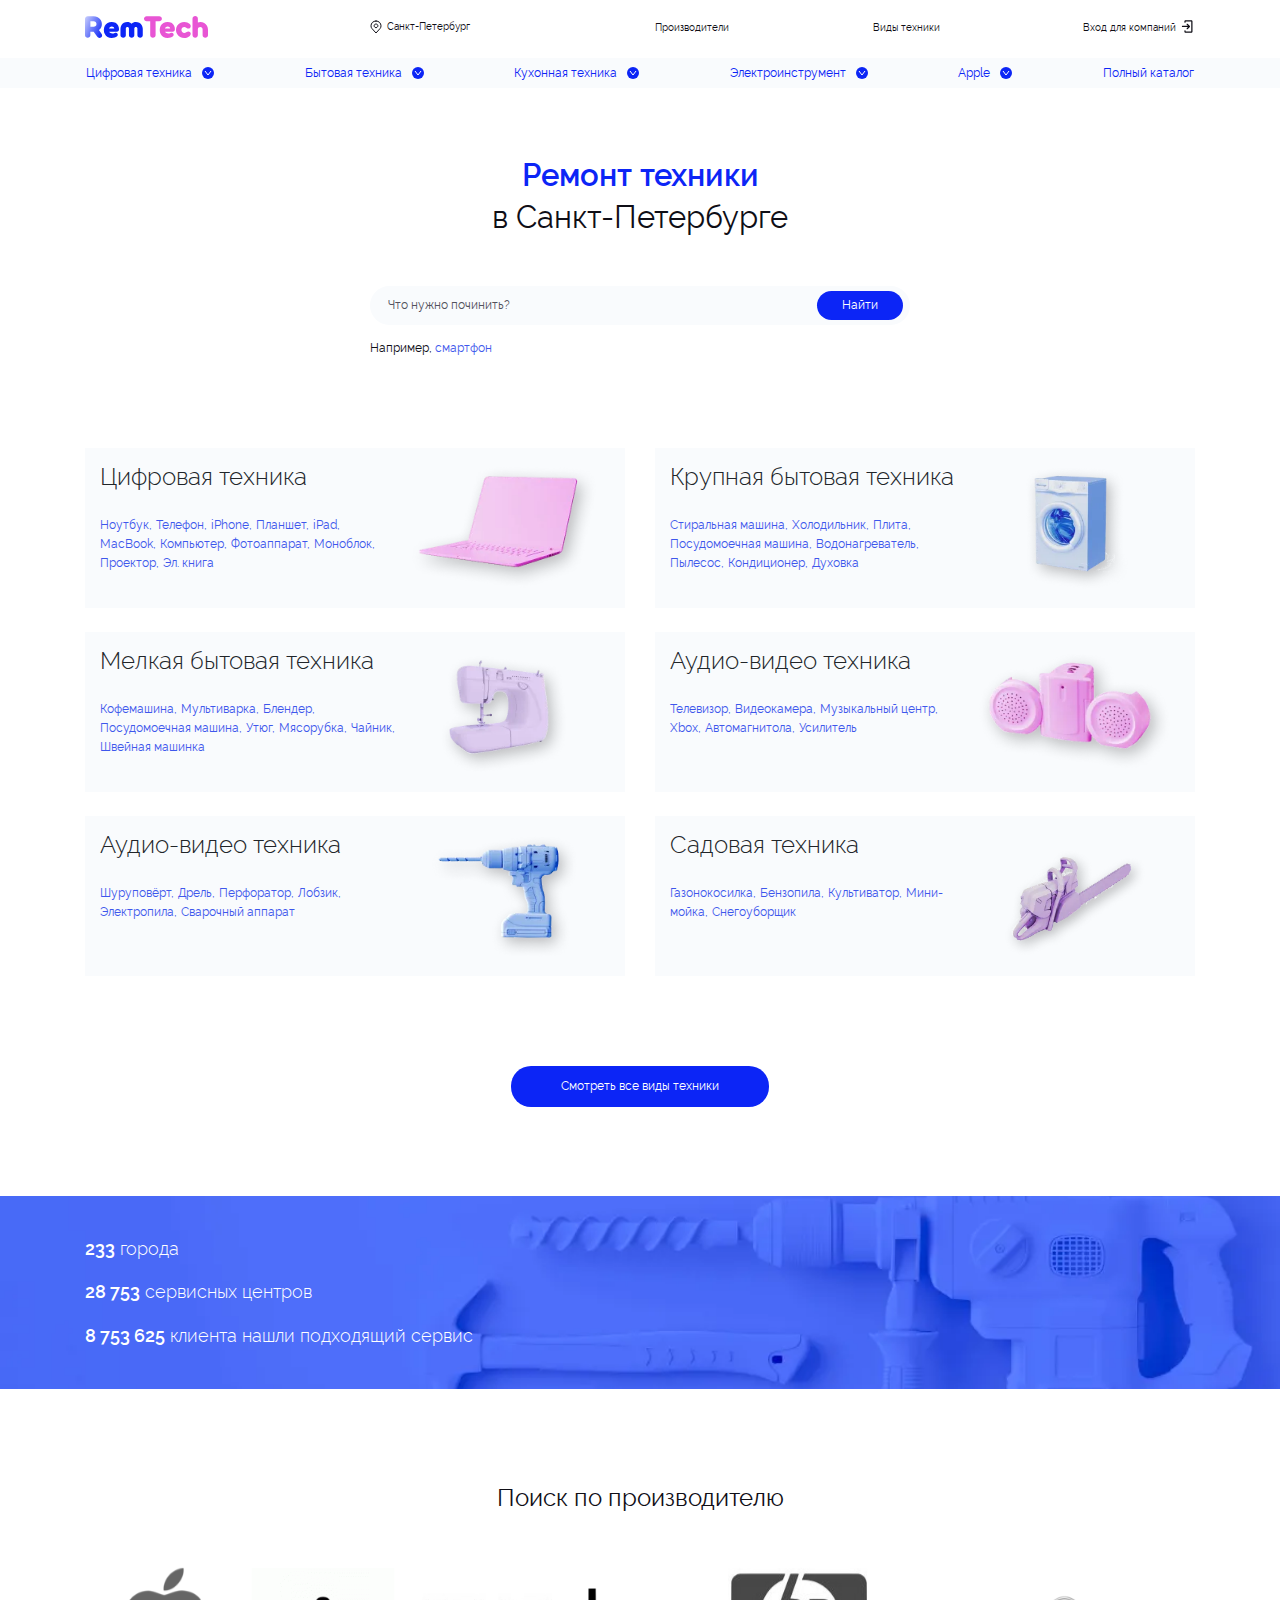
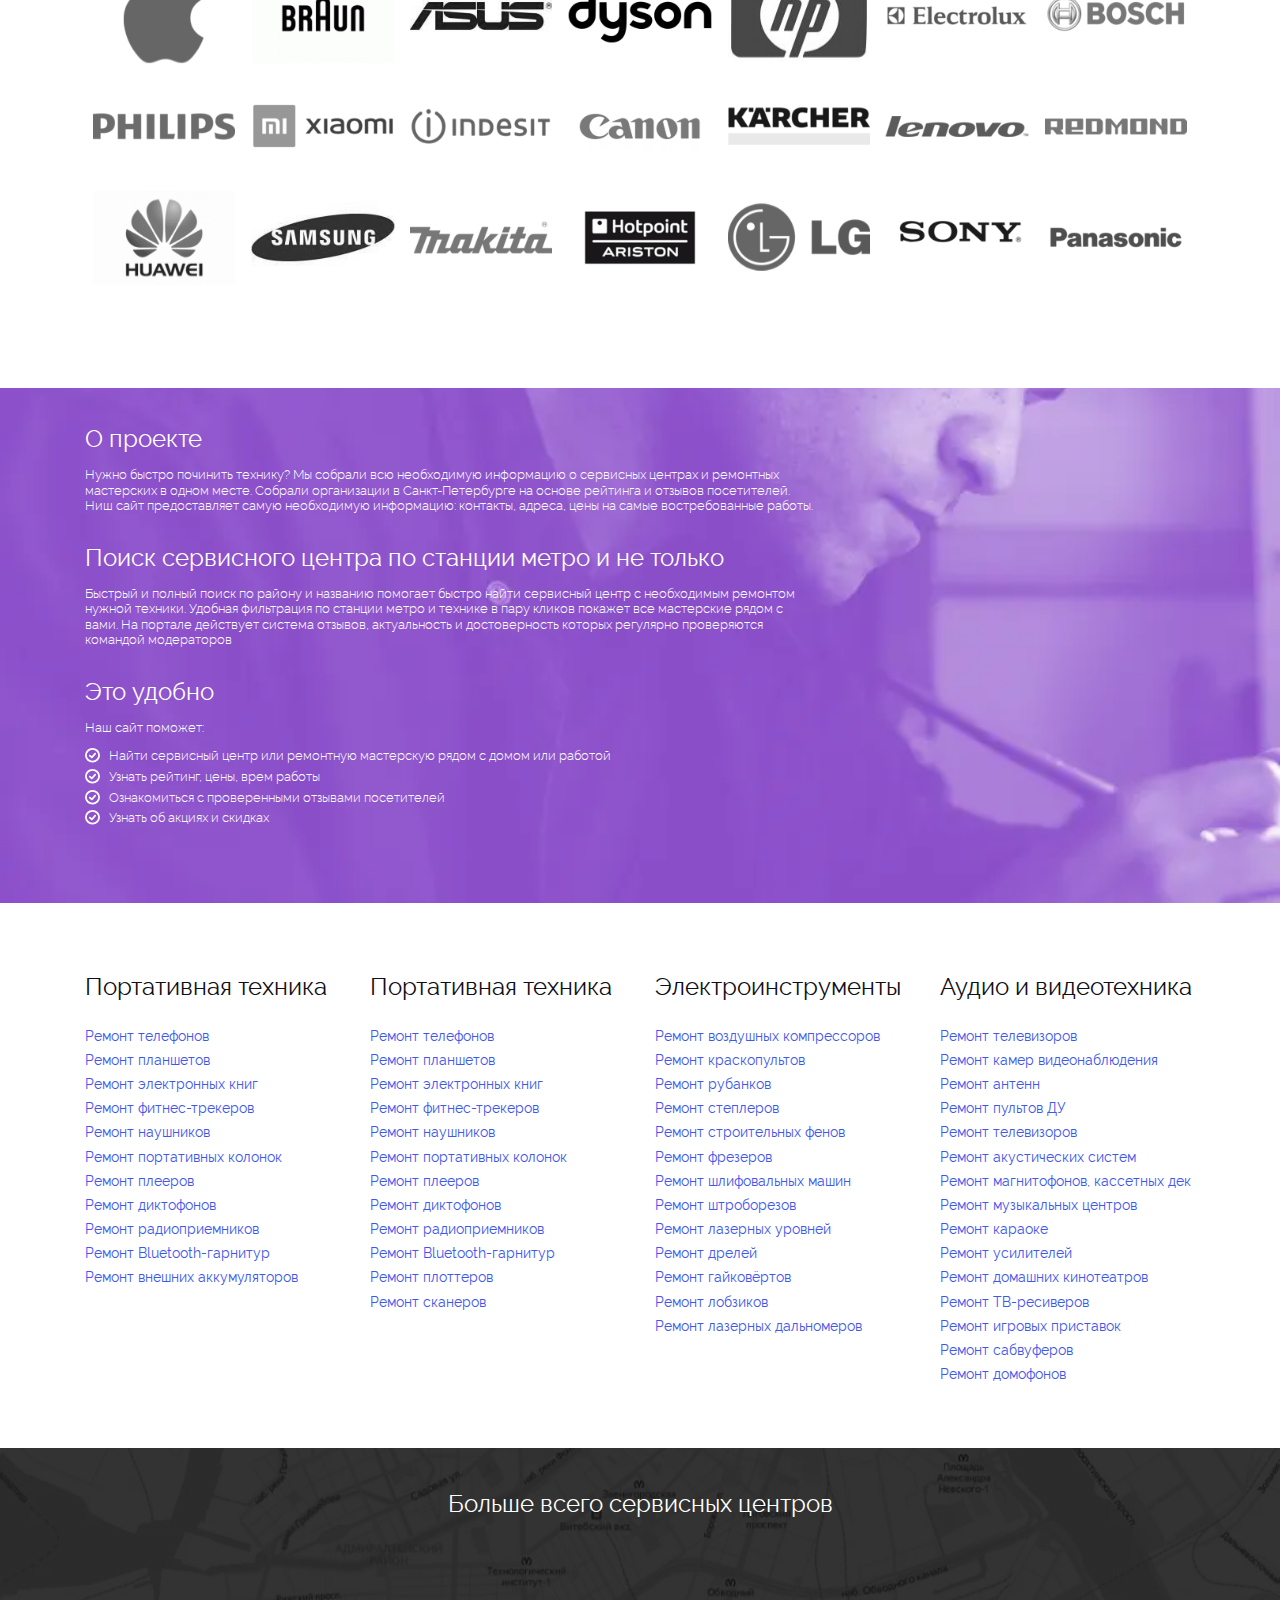
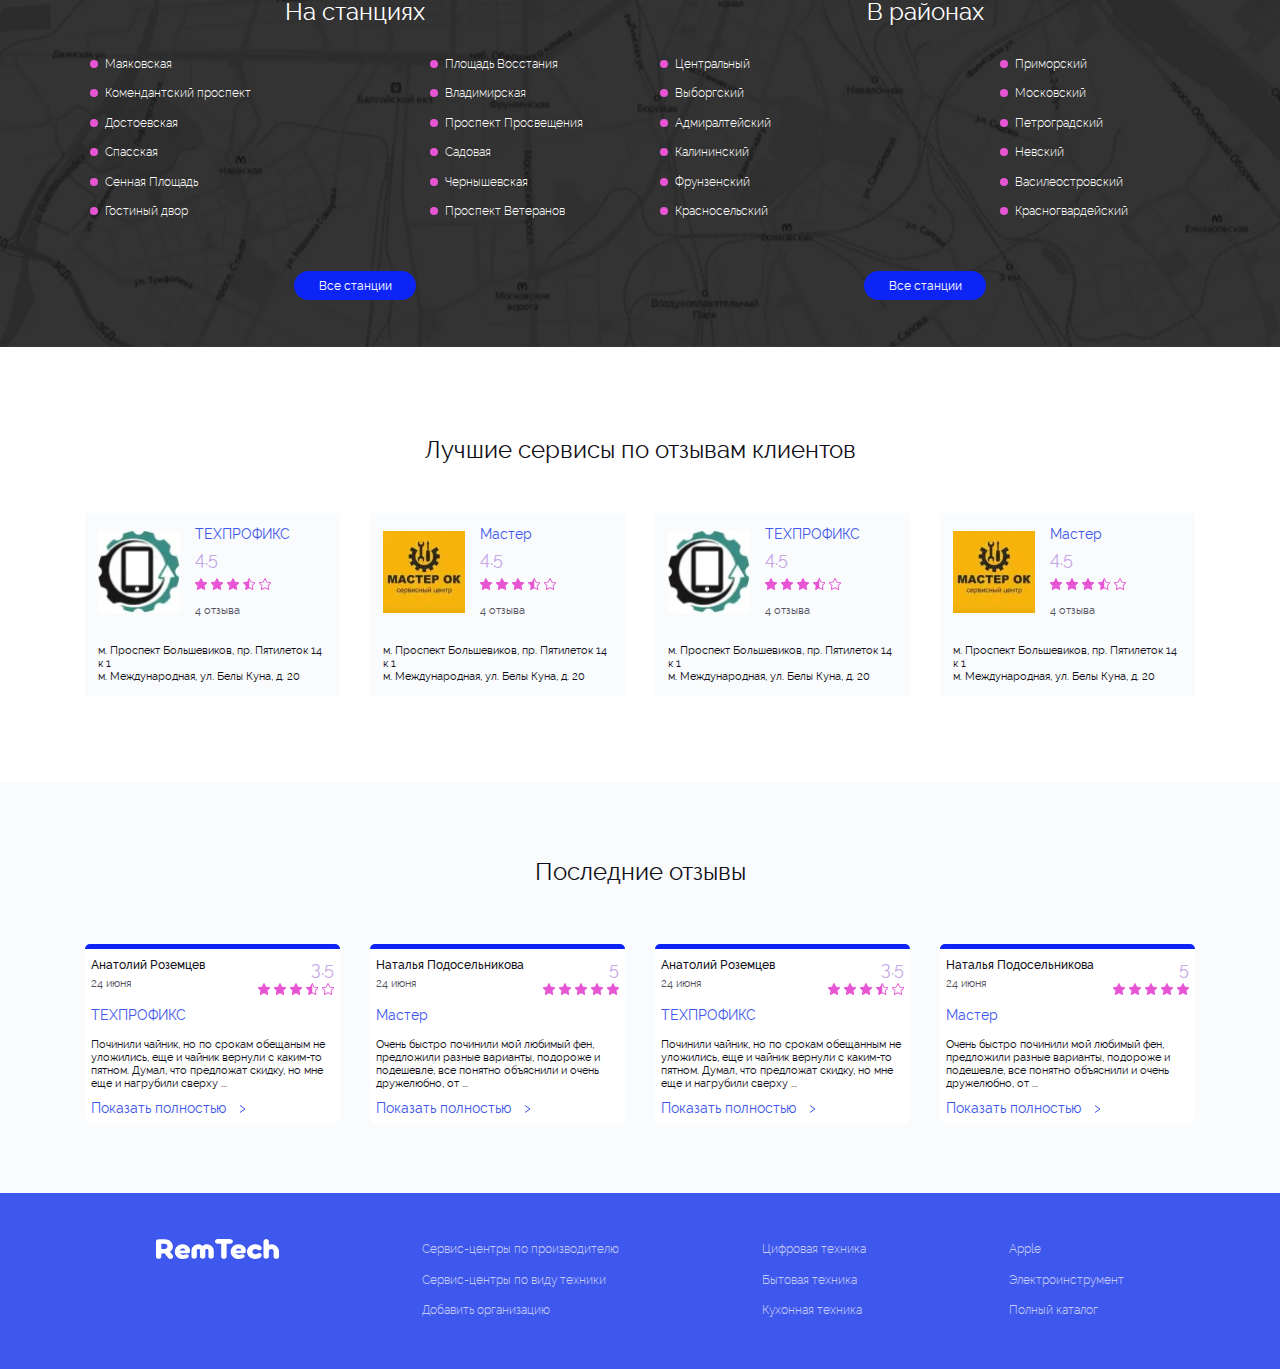
<file: index.html>
<!doctype html>
<html lang="ru">
<head>
    <meta charset="UTF-8">
    <meta name="viewport" content="width=device-width, initial-scale=1.0">
    <meta http-equiv="X-UA-Compatible" content="ie=edge">
    <title>Document</title>
    <link rel="stylesheet" href="style/css/style.css">
</head>
<body class="overf">
<header class="header pt-3 pb-3">
    <div class="container">
        <div class="header__wr row align-items-center">
            <div class="col-5 col-md-3">
                <a href="#" class="logo">
                    <img src="img/logo/logo.svg" alt="logo" class="logo__img">
                </a>
            </div>
            <div class="col-7 col-md-3 d-flex justify-content-between">
                <a href="#" class="header__link d-flex align-items-center"><img src="img/icons/header/geo.svg" alt="geo">Санкт-Петербург</a>
                <div class="hamburger">
                    <span></span>
                    <span></span>
                    <span></span>
                </div>
            </div>
            <div class="col-12 col-md-6 mt-3 mt-md-0">
                <nav class="header__nav">
                    <ul class="header__list d-flex justify-content-between">
                        <li><a href="pages/brands.html" class="header__link">Производители</a></li>
                        <li><a href="pages/types.html" class="header__link">Виды техники</a></li>
                        <li><a href="#" class="header__link">Вход для компаний</a><img src="img/icons/header/sign.svg" alt="sign"></li>
                    </ul>
                </nav>
            </div>
        </div>
    </div>
    <nav class="nav-menu">
        <div class="container">
            <a href="#" class="logo d-md-none">
                <img src="img/icons/nav-menu/logo_m-1.svg" alt="logo" class="logo__img">
                <img src="img/icons/nav-menu/logo_m.svg" alt="logo" class="logo__img logo__tech">
            </a>
            <div class="row nav-menu__wr justify-content-between flex-wrap">
                <div class="col-auto">
                    <div class="dropdown">
                        <a class="nav-menu__click btn btn-secondary dropdown-toggle" href="#" role="button" data-bs-toggle="dropdown" aria-expanded="false">
                            Цифровая техника
                        </a>
                        <ul class="dropdown-menu nav-menu__list" aria-labelledby="dropdownMenuLink">
                            <li><a href="#" class="nav-menu__link">Ремонт ноутбуков</a></li>
                            <li><a href="#" class="nav-menu__link">Ремонт телефонов</a></li>
                            <li><a href="#" class="nav-menu__link">Ремонт планшетов</a></li>
                            <li><a href="#" class="nav-menu__link">Ремонт компьютеров</a></li>
                            <li><a href="#" class="nav-menu__link">Ремонт фотоаппаратов</a></li>
                            <li><a href="#" class="nav-menu__link">Ремонт моноблоков</a></li>
                            <li><a href="#" class="nav-menu__link">Ремонт проекторов</a></li>
                            <li><a href="#" class="nav-menu__link">Ремонт эл. книг</a></li>
                        </ul>
                    </div>
                </div>
                <div class="col-auto">
                    <div class="dropdown">
                        <a class="nav-menu__click btn btn-secondary dropdown-toggle" href="#" role="button" data-bs-toggle="dropdown" aria-expanded="false">
                            Бытовая техника
                        </a>
                        <ul class="dropdown-menu nav-menu__list mt-0" aria-labelledby="dropdownMenuLink">
                            <li><a href="#" class="nav-menu__link">Ремонт утюгов</a></li>
                            <li><a href="#" class="nav-menu__link">Ремонт швейных машин</a></li>
                            <li><a href="#" class="nav-menu__link">Ремонт кофе-машин</a></li>
                            <li><a href="#" class="nav-menu__link">Ремонт водонагревателей</a></li>
                            <li><a href="#" class="nav-menu__link">Ремонт пылесосов</a></li>
                            <li><a href="#" class="nav-menu__link">Ремонт кондиционеров</a></li>
                        </ul>
                    </div>
                </div>
                <div class="col-auto">
                    <div class="dropdown">
                        <a class="nav-menu__click btn btn-secondary dropdown-toggle" href="#" role="button" data-bs-toggle="dropdown" aria-expanded="false">
                            Кухонная техника
                        </a>
                        <ul class="dropdown-menu nav-menu__list mt-0" aria-labelledby="dropdownMenuLink">
                            <li><a href="#" class="nav-menu__link">Ремонт стиральных машин</a></li>
                            <li><a href="#" class="nav-menu__link">Ремонт мультиварок</a></li>
                            <li><a href="#" class="nav-menu__link">Ремонт чайников</a></li>
                            <li><a href="#" class="nav-menu__link">Ремонт блендеров</a></li>
                            <li><a href="#" class="nav-menu__link">Ремонт холодильников</a></li>
                            <li><a href="#" class="nav-menu__link">Ремонт плит</a></li>
                            <li><a href="#" class="nav-menu__link">Ремонт посудомоечных машин</a></li>
                            <li><a href="#" class="nav-menu__link">Ремонт духовок</a></li>
                        </ul>
                    </div>
                </div>
                <div class="col-auto">
                    <div class="dropdown">
                        <a class="nav-menu__click btn btn-secondary dropdown-toggle" href="#" role="button" data-bs-toggle="dropdown" aria-expanded="false">
                            Электроинструмент
                        </a>
                        <ul class="dropdown-menu nav-menu__list mt-0" aria-labelledby="dropdownMenuLink">
                            <li><a href="#" class="nav-menu__link">Ремонт шуруповёртов</a></li>
                            <li><a href="#" class="nav-menu__link">Ремонт дрелей</a></li>
                            <li><a href="#" class="nav-menu__link">Ремонт перфораторов</a></li>
                            <li><a href="#" class="nav-menu__link">Ремонт лобзиков</a></li>
                            <li><a href="#" class="nav-menu__link">Ремонт электропил</a></li>
                            <li><a href="#" class="nav-menu__link">Ремонт сварочных аппаратов</a></li>
                        </ul>
                    </div>
                </div>
                <div class="col-auto">
                    <div class="dropdown">
                        <a class="nav-menu__click btn btn-secondary dropdown-toggle" href="#" role="button" data-bs-toggle="dropdown" aria-expanded="false">
                            Apple
                        </a>
                        <ul class="dropdown-menu nav-menu__list mt-0" aria-labelledby="dropdownMenuLink">
                            <li><a href="#" class="nav-menu__link">Ремонт iPhone</a></li>
                            <li><a href="#" class="nav-menu__link">Ремонт iPad</a></li>
                            <li><a href="#" class="nav-menu__link">Ремонт MacBook</a></li>
                        </ul>
                    </div>
                </div>
                <div class="col-auto d-none d-md-flex">
                    <div class="dropdown">
                        <a href="#" class="nav-menu__click nav-menu__click_af-n d-flex justify-content-center align-items-center">Полный каталог</a>
                    </div>
                </div>
            </div>
        </div>
    </nav>
</header>
<main>
    <section class="search">
        <div class="container">
            <h1 class="title title_search">
                <span>Ремонт техники</span><br>
                в Санкт-Петербурге
            </h1>
            <form action="#" class="search-form mt-4 mt-sm-5">
                <input aria-label="" placeholder="Что нужно починить?" type="text">
                <button class="button button_small">Найти</button>
                <label class="mt-3">Например, <a class="link link_small" href="#">смартфон</a></label>
            </form>
        </div>
    </section>
    <section class="technical">
        <div class="container">
            <div class="technical__items row">
                <div class="col-12 col-md-6 mt-4">
                    <div class="technical-item d-flex justify-content-between justify-content-md-start">
                        <div class="technical-item__text col-7">
                            <h2 class="technical-item__title">Цифровая техника</h2>
                            <div class="technical-item__links">
                                <a href="#" class="link link_small">Ноутбук,</a>
                                <a href="#" class="link link_small">Телефон,</a>
                                <a href="#" class="link link_small">iPhone,</a>
                                <a href="#" class="link link_small">Планшет,</a>
                                <a href="#" class="link link_small">iPad,</a>
                                <a href="#" class="link link_small">MacBook,</a>
                                <a href="#" class="link link_small">Компьютер,</a>
                                <a href="#" class="link link_small">Фотоаппарат,</a>
                                <a href="#" class="link link_small">Моноблок,</a>
                                <a href="#" class="link link_small">Проектор,</a>
                                <a href="#" class="link link_small">Эл. книга</a>
                            </div>
                        </div>
                        <div class="technical-item__image col-5">
                            <img src="img/icons/technical/notebook.webp" alt="notebook">
                        </div>
                    </div>
                </div>
                <div class="col-12 col-md-6 mt-4">
                    <div class="technical-item d-flex justify-content-between justify-content-md-start">
                        <div class="technical-item__text col-7">
                            <h2 class="technical-item__title">Крупная бытовая техника</h2>
                            <div class="technical-item__links">
                                <a href="#" class="link link_small">Стиральная машина,</a>
                                <a href="#" class="link link_small">Холодильник,</a>
                                <a href="#" class="link link_small">Плита,</a>
                                <a href="#" class="link link_small">Посудомоечная машина,</a>
                                <a href="#" class="link link_small">Водонагреватель,</a>
                                <a href="#" class="link link_small">Пылесос,</a>
                                <a href="#" class="link link_small">Кондиционер,</a>
                                <a href="#" class="link link_small">Духовка</a>
                            </div>
                        </div>
                        <div class="technical-item__image col-5">
                            <img src="img/icons/technical/wash_machine.webp" alt="wash_machine">
                        </div>
                    </div>
                </div>
                <div class="col-12 col-md-6 mt-4">
                    <div class="technical-item d-flex justify-content-between justify-content-md-start">
                        <div class="technical-item__text col-7">
                            <h2 class="technical-item__title">Мелкая бытовая техника</h2>
                            <div class="technical-item__links">
                                <a href="#" class="link link_small">Кофемашина,</a>
                                <a href="#" class="link link_small">Мультиварка,</a>
                                <a href="#" class="link link_small">Блендер,</a>
                                <a href="#" class="link link_small">Посудомоечная машина,</a>
                                <a href="#" class="link link_small">Утюг,</a>
                                <a href="#" class="link link_small">Мясорубка,</a>
                                <a href="#" class="link link_small">Чайник,</a>
                                <a href="#" class="link link_small">Швейная машинка</a>
                            </div>
                        </div>
                        <div class="technical-item__image col-5">
                            <img src="img/icons/technical/sw_machine.webp" alt="sw_machine">
                        </div>
                    </div>
                </div>
                <div class="col-12 col-md-6 mt-4">
                    <div class="technical-item d-flex justify-content-between justify-content-md-start">
                        <div class="technical-item__text col-7">
                            <h2 class="technical-item__title">Аудио-видео техника</h2>
                            <div class="technical-item__links">
                                <a href="#" class="link link_small">Телевизор,</a>
                                <a href="#" class="link link_small">Видеокамера,</a>
                                <a href="#" class="link link_small">Музыкальный центр,</a>
                                <a href="#" class="link link_small">Xbox,</a>
                                <a href="#" class="link link_small">Автомагнитола,</a>
                                <a href="#" class="link link_small">Усилитель</a>
                            </div>
                        </div>
                        <div class="technical-item__image col-5">
                            <img src="img/icons/technical/av.webp" alt="av">
                        </div>
                    </div>
                </div>
                <div class="col-12 col-md-6 mt-4">
                    <div class="technical-item d-flex justify-content-between justify-content-md-start">
                        <div class="technical-item__text col-7">
                            <h2 class="technical-item__title">Аудио-видео техника</h2>
                            <div class="technical-item__links">
                                <a href="#" class="link link_small">Шуруповёрт,</a>
                                <a href="#" class="link link_small">Дрель,</a>
                                <a href="#" class="link link_small">Перфоратор,</a>
                                <a href="#" class="link link_small">Лобзик,</a>
                                <a href="#" class="link link_small">Электропила,</a>
                                <a href="#" class="link link_small">Сварочный аппарат</a>
                            </div>
                        </div>
                        <div class="technical-item__image col-5">
                            <img src="img/icons/technical/tool.webp" alt="tool">
                        </div>
                    </div>
                </div>
                <div class="col-12 col-md-6 mt-4">
                    <div class="technical-item d-flex justify-content-between justify-content-md-start">
                        <div class="technical-item__text col-7">
                            <h2 class="technical-item__title">Садовая техника</h2>
                            <div class="technical-item__links">
                                <a href="#" class="link link_small">Газонокосилка,</a>
                                <a href="#" class="link link_small">Бензопила,</a>
                                <a href="#" class="link link_small">Культиватор,</a>
                                <a href="#" class="link link_small">Мини-мойка,</a>
                                <a href="#" class="link link_small">Снегоуборщик</a>
                            </div>
                        </div>
                        <div class="technical-item__image col-5">
                            <img src="img/icons/technical/garden.webp" alt="garden">
                        </div>
                    </div>
                </div>
            </div>
            <a href="#" class="button button_large">Смотреть все виды техники</a>
        </div>
    </section>
    <section class="city-service">
        <div class="container">
            <div class="city-service__info">
                <div class="city-service__item"><span>233</span> города</div>
                <div class="city-service__item"><span>28 753</span> сервисных центров</div>
                <div class="city-service__item"><span>8 753 625</span> клиента нашли подходящий сервис</div>
            </div>
        </div>
    </section>
    <section class="brands">
        <div class="container">
            <h2 class="title">Поиск по производителю</h2>
            <div class="brands__items d-flex flex-wrap justify-content-between mt-5">
                <a href="#"><img src="img/icons/brands/apple.svg" alt="apple"></a>
                <a href="#"><img src="img/icons/brands/braun.svg" alt="braun"></a>
                <a href="#"><img src="img/icons/brands/asus.svg" alt="asus"></a>
                <a href="#"><img src="img/icons/brands/dyson.svg" alt="dyson"></a>
                <a href="#"><img src="img/icons/brands/hp.svg" alt="hp"></a>
                <a href="#"><img src="img/icons/brands/electrolux.svg" alt="electrolux"></a>
                <a href="#"><img src="img/icons/brands/bosch.svg" alt="bosch"></a>
                <a href="#"><img src="img/icons/brands/philips.svg" alt="philips"></a>
                <a href="#"><img src="img/icons/brands/mi.svg" alt="mi"></a>
                <a href="#"><img src="img/icons/brands/indesit.svg" alt="indesit"></a>
                <a href="#"><img src="img/icons/brands/canon.svg" alt="canon"></a>
                <a href="#"><img src="img/icons/brands/karcher.svg" alt="karcher"></a>
                <a href="#"><img src="img/icons/brands/lenovo.svg" alt="lenovo"></a>
                <a href="#"><img src="img/icons/brands/redmond.svg" alt="redmond"></a>
                <a href="#"><img src="img/icons/brands/huawei.svg" alt="huawei"></a>
                <a href="#"><img src="img/icons/brands/samsung.svg" alt="samsung"></a>
                <a href="#"><img src="img/icons/brands/makita.svg" alt="makita"></a>
                <a href="#"><img src="img/icons/brands/hotpoint.svg" alt="hotpoint"></a>
                <a href="#"><img src="img/icons/brands/lg.svg" alt="lg"></a>
                <a href="#"><img src="img/icons/brands/sony.svg" alt="sony"></a>
                <a href="#"><img src="img/icons/brands/panasonic.svg" alt="panasonic"></a>
            </div>
        </div>
    </section>
    <section class="about">
        <div class="container">
            <div class="row">
                <div class="about__wrap col-12 col-sm-8">
                    <h2 class="title title_white title_left">О проекте</h2>
                    <p class="about__text about__text_mt">Нужно быстро починить технику? Мы собрали всю необходимую информацию о сервисных центрах и ремонтных мастерских в одном месте. Собрали организации в Санкт-Петербурге на основе рейтинга и отзывов посетителей. Ниш сайт предоставляет самую необходимую информацию: контакты, адреса, цены на самые востребованные работы.</p>
                    <h2 class="title title_white title_left">Поиск сервисного центра по станции метро и не только</h2>
                    <p class="about__text about__text_mt">Быстрый и полный поиск по району и названию помогает быстро найти сервисный центр с необходимым ремонтом нужной техники. Удобная фильтрация по станции метро и технике в пару кликов покажет все мастерские рядом с вами. На портале действует система отзывов, актуальность и достоверность которых регулярно проверяются командой модераторов</p>
                    <h2 class="title title_white title_left">Это удобно</h2>
                    <span class="about__li about__li_m">Наш сайт поможет:</span>
                    <ul class="about__list">
                        <li class="about__li">Найти сервисный центр или ремонтную мастерскую рядом с домом или работой</li>
                        <li class="about__li">Узнать рейтинг, цены, врем работы</li>
                        <li class="about__li">Ознакомиться с проверенными отзывами посетителей</li>
                        <li class="about__li">Узнать об акциях и скидках</li>
                    </ul>
                </div>
            </div>
        </div>
    </section>
    <section class="repair">
        <div class="container">
            <div class="row">
                <div class="col-6 col-sm-4 col-md-3">
                    <div class="repair__item">
                        <h2 class="title title_left">Портативная техника</h2>
                        <ul class="repair__list mt-4 d-flex flex-column">
                            <li><a href="#" class="link">Ремонт телефонов</a></li>
                            <li><a href="#" class="link">Ремонт планшетов</a></li>
                            <li><a href="#" class="link">Ремонт электронных книг</a></li>
                            <li><a href="#" class="link">Ремонт фитнес-трекеров</a></li>
                            <li><a href="#" class="link">Ремонт наушников</a></li>
                            <li><a href="#" class="link">Ремонт портативных колонок</a></li>
                            <li><a href="#" class="link">Ремонт плееров</a></li>
                            <li><a href="#" class="link">Ремонт диктофонов</a></li>
                            <li><a href="#" class="link">Ремонт радиоприемников</a></li>
                            <li><a href="#" class="link">Ремонт Bluetooth-гарнитур</a></li>
                            <li><a href="#" class="link">Ремонт внешних аккумуляторов</a></li>
                        </ul>
                    </div>
                </div>
                <div class="col-6 col-sm-4 col-md-3">
                    <div class="repair__item">
                        <h2 class="title title_left">Портативная техника</h2>
                        <ul class="repair__list mt-4 d-flex flex-column">
                            <li><a href="#" class="link">Ремонт телефонов</a></li>
                            <li><a href="#" class="link">Ремонт планшетов</a></li>
                            <li><a href="#" class="link">Ремонт электронных книг</a></li>
                            <li><a href="#" class="link">Ремонт фитнес-трекеров</a></li>
                            <li><a href="#" class="link">Ремонт наушников</a></li>
                            <li><a href="#" class="link">Ремонт портативных колонок</a></li>
                            <li><a href="#" class="link">Ремонт плееров</a></li>
                            <li><a href="#" class="link">Ремонт диктофонов</a></li>
                            <li><a href="#" class="link">Ремонт радиоприемников</a></li>
                            <li><a href="#" class="link">Ремонт Bluetooth-гарнитур</a></li>
                            <li><a href="#" class="link">Ремонт плоттеров</a></li>
                            <li><a href="#" class="link">Ремонт сканеров</a></li>
                        </ul>
                    </div>
                </div>
                <div class="col-6 col-sm-4 col-md-3 mt-4 mt-sm-0">
                    <div class="repair__item">
                        <h2 class="title title_left">Электроинструменты</h2>
                        <ul class="repair__list mt-4 d-flex flex-column">
                            <li><a href="#" class="link">Ремонт воздушных компрессоров</a></li>
                            <li><a href="#" class="link">Ремонт краскопультов</a></li>
                            <li><a href="#" class="link">Ремонт рубанков</a></li>
                            <li><a href="#" class="link">Ремонт степлеров</a></li>
                            <li><a href="#" class="link">Ремонт строительных фенов</a></li>
                            <li><a href="#" class="link">Ремонт фрезеров</a></li>
                            <li><a href="#" class="link">Ремонт шлифовальных машин</a></li>
                            <li><a href="#" class="link">Ремонт штроборезов</a></li>
                            <li><a href="#" class="link">Ремонт лазерных уровней</a></li>
                            <li><a href="#" class="link">Ремонт дрелей</a></li>
                            <li><a href="#" class="link">Ремонт гайковёртов</a></li>
                            <li><a href="#" class="link">Ремонт лобзиков</a></li>
                            <li><a href="#" class="link">Ремонт лазерных дальномеров</a></li>
                        </ul>
                    </div>
                </div>
                <div class="col-6 col-sm-4 col-md-3 mt-4 mt-sm-0">
                    <div class="repair__item">
                        <h2 class="title title_left">Аудио и видеотехника</h2>
                        <ul class="repair__list mt-4 d-flex flex-column">
                            <li><a href="#" class="link">Ремонт телевизоров</a></li>
                            <li><a href="#" class="link">Ремонт камер видеонаблюдения</a></li>
                            <li><a href="#" class="link">Ремонт антенн</a></li>
                            <li><a href="#" class="link">Ремонт пультов ДУ</a></li>
                            <li><a href="#" class="link">Ремонт телевизоров</a></li>
                            <li><a href="#" class="link">Ремонт акустических систем</a></li>
                            <li><a href="#" class="link">Ремонт магнитофонов, кассетных дек</a></li>
                            <li><a href="#" class="link">Ремонт музыкальных центров</a></li>
                            <li><a href="#" class="link">Ремонт караоке</a></li>
                            <li><a href="#" class="link">Ремонт усилителей</a></li>
                            <li><a href="#" class="link">Ремонт домашних кинотеатров</a></li>
                            <li><a href="#" class="link">Ремонт ТВ-ресиверов</a></li>
                            <li><a href="#" class="link">Ремонт игровых приставок</a></li>
                            <li><a href="#" class="link">Ремонт сабвуферов</a></li>
                            <li><a href="#" class="link">Ремонт домофонов</a></li>
                        </ul>
                    </div>
                </div>
            </div>
        </div>
    </section>
    <section class="places">
        <div class="container">
            <h2 class="title title_white">Больше всего сервисных центров</h2>
            <div class="places__wr">
                <div class="row">
                    <div class="col-12 col-md-6">
                        <div class="places__stations">
                            <span class="title title_white">На станциях</span>
                            <ul class="places__list d-flex justify-content-between flex-wrap">
                                <li>Маяковская</li>
                                <li>Площадь Восстания</li>
                                <li>Комендантский проспект</li>
                                <li>Владимирская</li>
                                <li>Достоевская</li>
                                <li>Проспект Просвещения </li>
                                <li>Спасская</li>
                                <li>Садовая</li>
                                <li>Сенная Площадь</li>
                                <li>Чернышевская</li>
                                <li>Гостиный двор</li>
                                <li>Проспект Ветеранов</li>
                            </ul>
                            <a href="#" class="button button_middle">Все станции</a>
                        </div>
                    </div>
                    <div class="col-12 col-md-6 mt-5 mt-md-0">
                        <div class="places__stations">
                            <span class="title title_white">В районах</span>
                            <ul class="places__list d-flex justify-content-between flex-wrap">
                                <li>Центральный</li>
                                <li>Приморский</li>
                                <li>Выборгский</li>
                                <li>Московский</li>
                                <li>Адмиралтейский</li>
                                <li>Петроградский</li>
                                <li>Калининский</li>
                                <li>Невский</li>
                                <li>Фрунзенский</li>
                                <li>Василеостровский</li>
                                <li>Красносельский</li>
                                <li>Красногвардейский</li>
                            </ul>
                            <a href="#" class="button button_middle">Все станции</a>
                        </div>
                    </div>
                </div>
            </div>
        </div>
    </section>
    <section class="review">
        <div class="container">
            <h2 class="title">Лучшие сервисы по отзывам клиентов</h2>
            <div class="review__wrapper mt-3 mt-lg-5">
                <div class="row">
                    <div class="col-12 col-lg-3 col-md-6 mt-3 mt-lg-0">
                        <div class="review-item">
                            <div class="review-item__top d-flex align-items-center">
                                <img class="review-item__img" src="img/icons/review/img_1.webp" alt="img_review">
                                <div class="review-item__name w-100">
                                    <div class="d-flex justify-content-between flex-md-column">
                                        <a href="#" class="link mb-2">ТЕХПРОФИКС</a>
                                        <div class="grade mb-2">4.5</div>
                                    </div>
                                    <div class="d-flex justify-content-between flex-column">
                                        <div class="stars stars_mb">
                                            <span class="stars-star stars-star_full"></span>
                                            <span class="stars-star stars-star_full"></span>
                                            <span class="stars-star stars-star_full"></span>
                                            <span class="stars-star stars-star_half"></span>
                                            <span class="stars-star stars-star_empty"></span>
                                        </div>
                                        <span class="review-item__number">4 отзыва</span>
                                    </div>
                                </div>
                            </div>
                            <div class="review-item__bottom">
                                м. Проспект Большевиков, пр. Пятилеток 14 к 1<br>
                                м. Международная, ул. Белы Куна, д. 20
                            </div>
                        </div>
                    </div>
                    <div class="col-12 col-lg-3 col-md-6 mt-3 mt-lg-0">
                        <div class="review-item">
                            <div class="review-item__top d-flex align-items-center">
                                <img class="review-item__img" src="img/icons/review/img_2.webp" alt="img_review">
                                <div class="review-item__name w-100">
                                    <div class="d-flex justify-content-between flex-md-column">
                                        <a href="#" class="link mb-2">Мастер</a>
                                        <div class="grade mb-2">4.5</div>
                                    </div>
                                    <div class="d-flex justify-content-between flex-row-reverse flex-md-column">
                                        <div class="stars stars_mb">
                                            <span class="stars-star stars-star_full"></span>
                                            <span class="stars-star stars-star_full"></span>
                                            <span class="stars-star stars-star_full"></span>
                                            <span class="stars-star stars-star_half"></span>
                                            <span class="stars-star stars-star_empty"></span>
                                        </div>
                                        <span class="review-item__number">4 отзыва</span>
                                    </div>
                                </div>
                            </div>
                            <div class="review-item__bottom">
                                м. Проспект Большевиков, пр. Пятилеток 14 к 1<br>
                                м. Международная, ул. Белы Куна, д. 20
                            </div>
                        </div>
                    </div>
                    <div class="col-12 col-lg-3 col-md-6 mt-3 mt-lg-0">
                        <div class="review-item">
                            <div class="review-item__top d-flex align-items-center">
                                <img class="review-item__img" src="img/icons/review/img_1.webp" alt="img_review">
                                <div class="review-item__name w-100">
                                    <div class="d-flex justify-content-between flex-md-column">
                                        <a href="#" class="link mb-2">ТЕХПРОФИКС</a>
                                        <div class="grade mb-2">4.5</div>
                                    </div>
                                    <div class="d-flex justify-content-between flex-row-reverse flex-md-column">
                                        <div class="stars stars_mb">
                                            <span class="stars-star stars-star_full"></span>
                                            <span class="stars-star stars-star_full"></span>
                                            <span class="stars-star stars-star_full"></span>
                                            <span class="stars-star stars-star_half"></span>
                                            <span class="stars-star stars-star_empty"></span>
                                        </div>
                                        <span class="review-item__number">4 отзыва</span>
                                    </div>
                                </div>
                            </div>
                            <div class="review-item__bottom">
                                м. Проспект Большевиков, пр. Пятилеток 14 к 1<br>
                                м. Международная, ул. Белы Куна, д. 20
                            </div>
                        </div>
                    </div>
                    <div class="col-12 col-lg-3 col-md-6 mt-3 mt-lg-0">
                        <div class="review-item">
                            <div class="review-item__top d-flex align-items-center">
                                <img class="review-item__img" src="img/icons/review/img_2.webp" alt="img_review">
                                <div class="review-item__name w-100">
                                    <div class="d-flex justify-content-between flex-md-column">
                                        <a href="#" class="link mb-2">Мастер</a>
                                        <div class="grade mb-2">4.5</div>
                                    </div>
                                    <div class="d-flex justify-content-between flex-row-reverse flex-md-column">
                                        <div class="stars stars_mb">
                                            <span class="stars-star stars-star_full"></span>
                                            <span class="stars-star stars-star_full"></span>
                                            <span class="stars-star stars-star_full"></span>
                                            <span class="stars-star stars-star_half"></span>
                                            <span class="stars-star stars-star_empty"></span>
                                        </div>
                                        <span class="review-item__number">4 отзыва</span>
                                    </div>
                                </div>
                            </div>
                            <div class="review-item__bottom">
                                м. Проспект Большевиков, пр. Пятилеток 14 к 1<br>
                                м. Международная, ул. Белы Куна, д. 20
                            </div>
                        </div>
                    </div>
                </div>
            </div>
        </div>
    </section>
    <section class="last-review">
        <div class="container">
            <h2 class="title">Последние отзывы</h2>
            <div class="last-review__wr">
                <div class="row">
                    <div class="col-md-4 col-lg-3 col-12 col-sm-6">
                        <div class="last-review-item">
                            <div class="last-review-item__top d-flex justify-content-between">
                                <div class="last-review-item__left">
                                    <span class="last-review-item__title">Анатолий Роземцев</span>
                                    <div class="last-review-item__date">24 июня</div>
                                </div>
                                <div class="last-review-item__right d-flex flex-column align-items-end">
                                    <div class="grade">3.5</div>
                                    <div class="stars">
                                        <span class="stars-star stars-star_full"></span>
                                        <span class="stars-star stars-star_full"></span>
                                        <span class="stars-star stars-star_full"></span>
                                        <span class="stars-star stars-star_half"></span>
                                        <span class="stars-star stars-star_empty"></span>
                                    </div>
                                </div>
                            </div>
                            <a href="pages/about-company.html" class="link mb-2">ТЕХПРОФИКС</a>
                            <p class="last-review-item__text">Починили чайник, но по срокам обещаным не уложились, еще и чайник вернули с каким-то пятном. Думал, что предложат скидку, но мне еще и нагрубили сверху ...</p>
                            <a href="#" class="link mt-auto">Показать полностью<img src="img/icons/review/arrow.svg" alt="arrow"></a>
                        </div>
                    </div>
                    <div class="col-md-4 col-lg-3 col-12 col-sm-6 mt-3 mt-sm-0">
                        <div class="last-review-item">
                            <div class="last-review-item__top d-flex justify-content-between">
                                <div class="last-review-item__left">
                                    <span class="last-review-item__title">Наталья Подосельникова</span>
                                    <div class="last-review-item__date">24 июня</div>
                                </div>
                                <div class="last-review-item__right d-flex flex-column align-items-end">
                                    <div class="grade">5</div>
                                    <div class="stars">
                                        <span class="stars-star stars-star_full"></span>
                                        <span class="stars-star stars-star_full"></span>
                                        <span class="stars-star stars-star_full"></span>
                                        <span class="stars-star stars-star_full"></span>
                                        <span class="stars-star stars-star_full"></span>
                                    </div>
                                </div>
                            </div>
                            <a href="#" class="link mb-2">Мастер</a>
                            <p class="last-review-item__text">Очень быстро починили мой любимый фен, предложили разные варианты, подороже и подешевле, все понятно объяснили и очень дружелюбно, от  ...</p>
                            <a href="#" class="link mt-auto">Показать полностью<img src="img/icons/review/arrow.svg" alt="arrow"></a>
                        </div>
                    </div>
                    <div class="col-md-4 col-lg-3 col-12 col-sm-6">
                        <div class="last-review-item">
                            <div class="last-review-item__top d-flex justify-content-between">
                                <div class="last-review-item__left">
                                    <span class="last-review-item__title">Анатолий Роземцев</span>
                                    <div class="last-review-item__date">24 июня</div>
                                </div>
                                <div class="last-review-item__right d-flex flex-column align-items-end">
                                    <div class="grade">3.5</div>
                                    <div class="stars">
                                        <span class="stars-star stars-star_full"></span>
                                        <span class="stars-star stars-star_full"></span>
                                        <span class="stars-star stars-star_full"></span>
                                        <span class="stars-star stars-star_half"></span>
                                        <span class="stars-star stars-star_empty"></span>
                                    </div>
                                </div>
                            </div>
                            <a href="pages/about-company.html" class="link mb-2">ТЕХПРОФИКС</a>
                            <p class="last-review-item__text">Починили чайник, но по срокам обещанным не уложились, еще и чайник вернули с каким-то пятном. Думал, что предложат скидку, но мне еще и нагрубили сверху ...</p>
                            <a href="#" class="link mt-auto">Показать полностью<img src="img/icons/review/arrow.svg" alt="arrow"></a>
                        </div>
                    </div>
                    <div class="col-md-4 col-lg-3 col-12 col-sm-6">
                        <div class="last-review-item">
                            <div class="last-review-item__top d-flex justify-content-between">
                                <div class="last-review-item__left">
                                    <span class="last-review-item__title">Наталья Подосельникова</span>
                                    <div class="last-review-item__date">24 июня</div>
                                </div>
                                <div class="last-review-item__right d-flex flex-column align-items-end">
                                    <div class="grade">5</div>
                                    <div class="stars">
                                        <span class="stars-star stars-star_full"></span>
                                        <span class="stars-star stars-star_full"></span>
                                        <span class="stars-star stars-star_full"></span>
                                        <span class="stars-star stars-star_full"></span>
                                        <span class="stars-star stars-star_full"></span>
                                    </div>
                                </div>
                            </div>
                            <a href="#" class="link mb-2">Мастер</a>
                            <p class="last-review-item__text">Очень быстро починили мой любимый фен, предложили разные варианты, подороже и подешевле, все понятно объяснили и очень дружелюбно, от  ...</p>
                            <a href="#" class="link mt-auto">Показать полностью<img src="img/icons/review/arrow.svg" alt="arrow"></a>
                        </div>
                    </div>
                </div>
            </div>
        </div>
    </section>
</main>
<footer class="footer">
    <div class="container">
        <div class="footer__wrapper">
            <div class="footer__list">
                <a href="#" class="footer__logo"><img src="img/logo/footer-logo.svg" alt="footer-logo"></a>
            </div>
            <ul class="footer__list">
                <li><a href="#" class="footer__link">Сервис-центры по производителю</a></li>
                <li><a href="#" class="footer__link">Сервис-центры по виду техники</a></li>
                <li><a href="#" class="footer__link">Добавить организацию</a></li>
            </ul>
            <ul class="footer__list">
                <li><a href="#" class="footer__link">Цифровая техника</a></li>
                <li><a href="#" class="footer__link">Бытовая техника</a></li>
                <li><a href="#" class="footer__link">Кухонная техника</a></li>
            </ul>
            <ul class="footer__list">
                <li><a href="#" class="footer__link">Apple</a></li>
                <li><a href="#" class="footer__link">Электроинструмент</a></li>
                <li><a href="#" class="footer__link">Полный каталог</a></li>
            </ul>
        </div>
    </div>
</footer>
<script src="https://cdn.jsdelivr.net/npm/bootstrap@5.1.1/dist/js/bootstrap.bundle.min.js" integrity="sha384-/bQdsTh/da6pkI1MST/rWKFNjaCP5gBSY4sEBT38Q/9RBh9AH40zEOg7Hlq2THRZ" crossorigin="anonymous"></script>
<script src="script/script.js"></script>
</body>
</html>
</file>
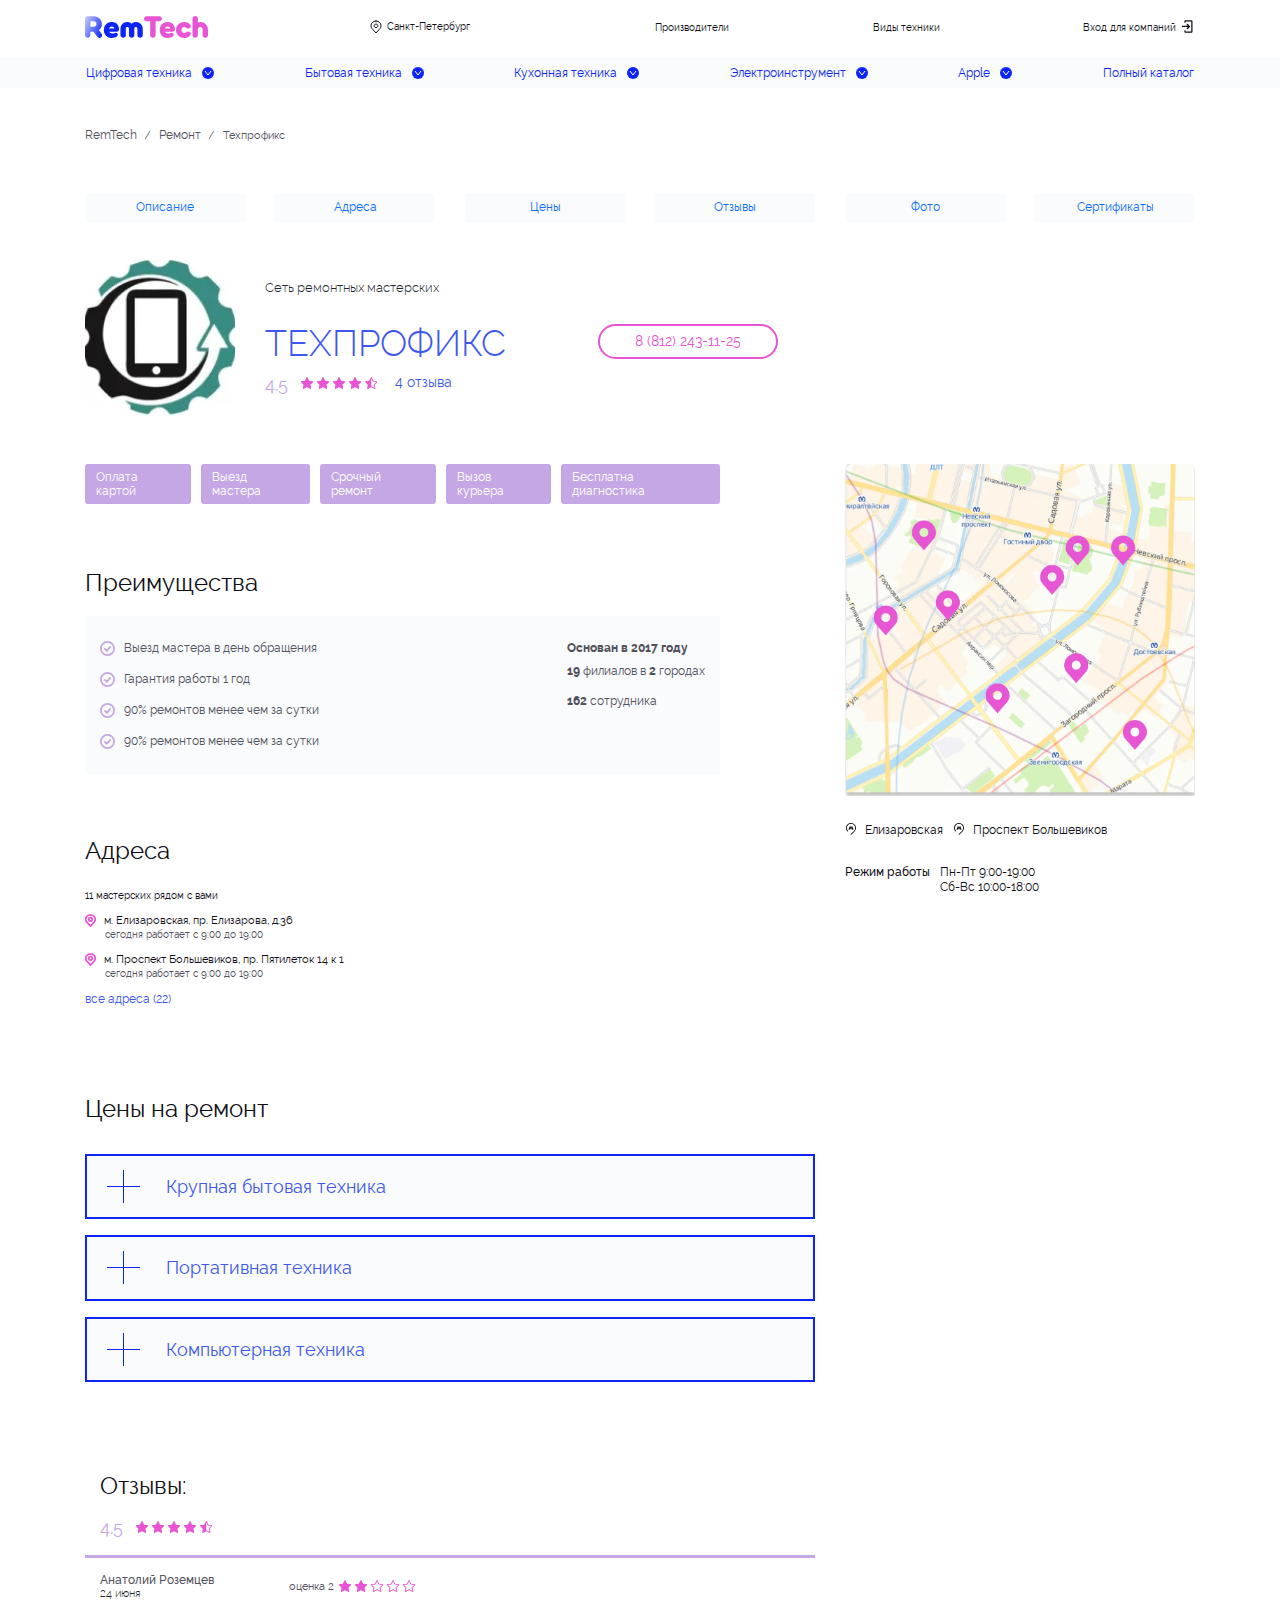
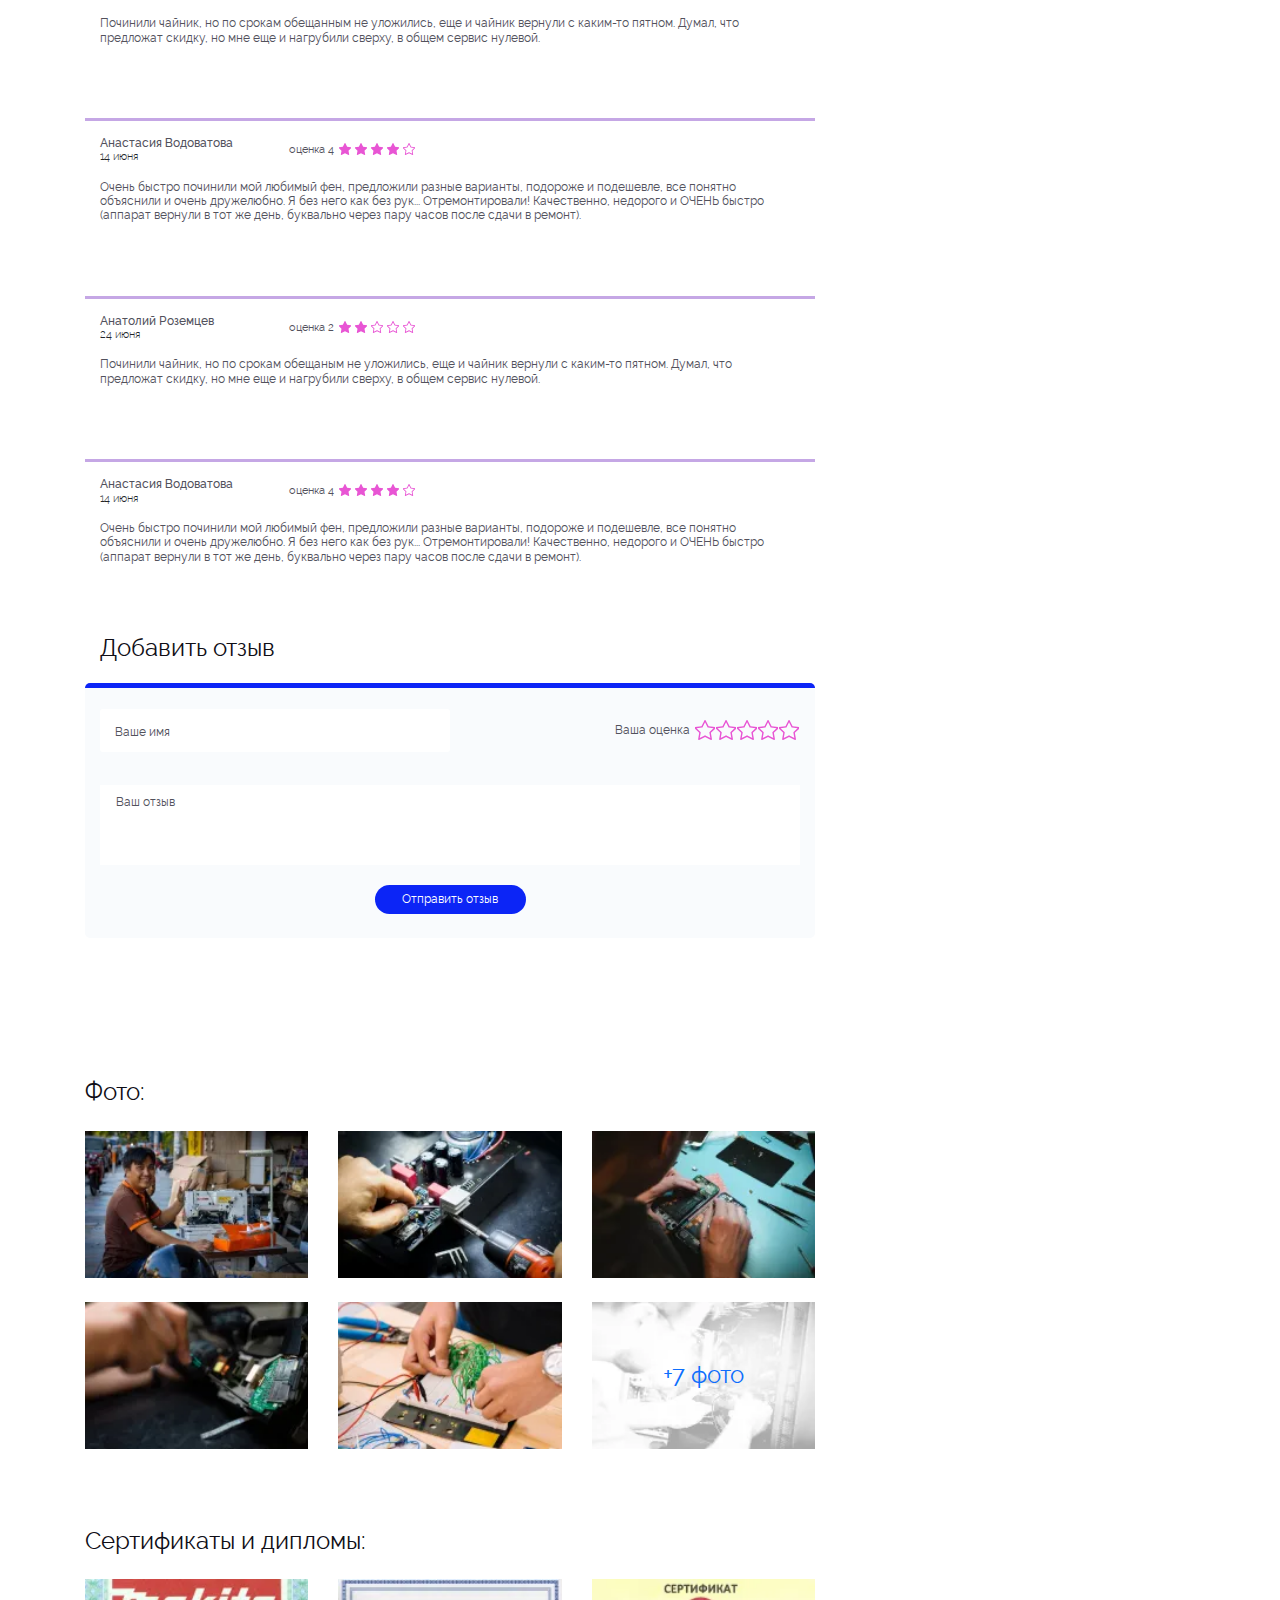
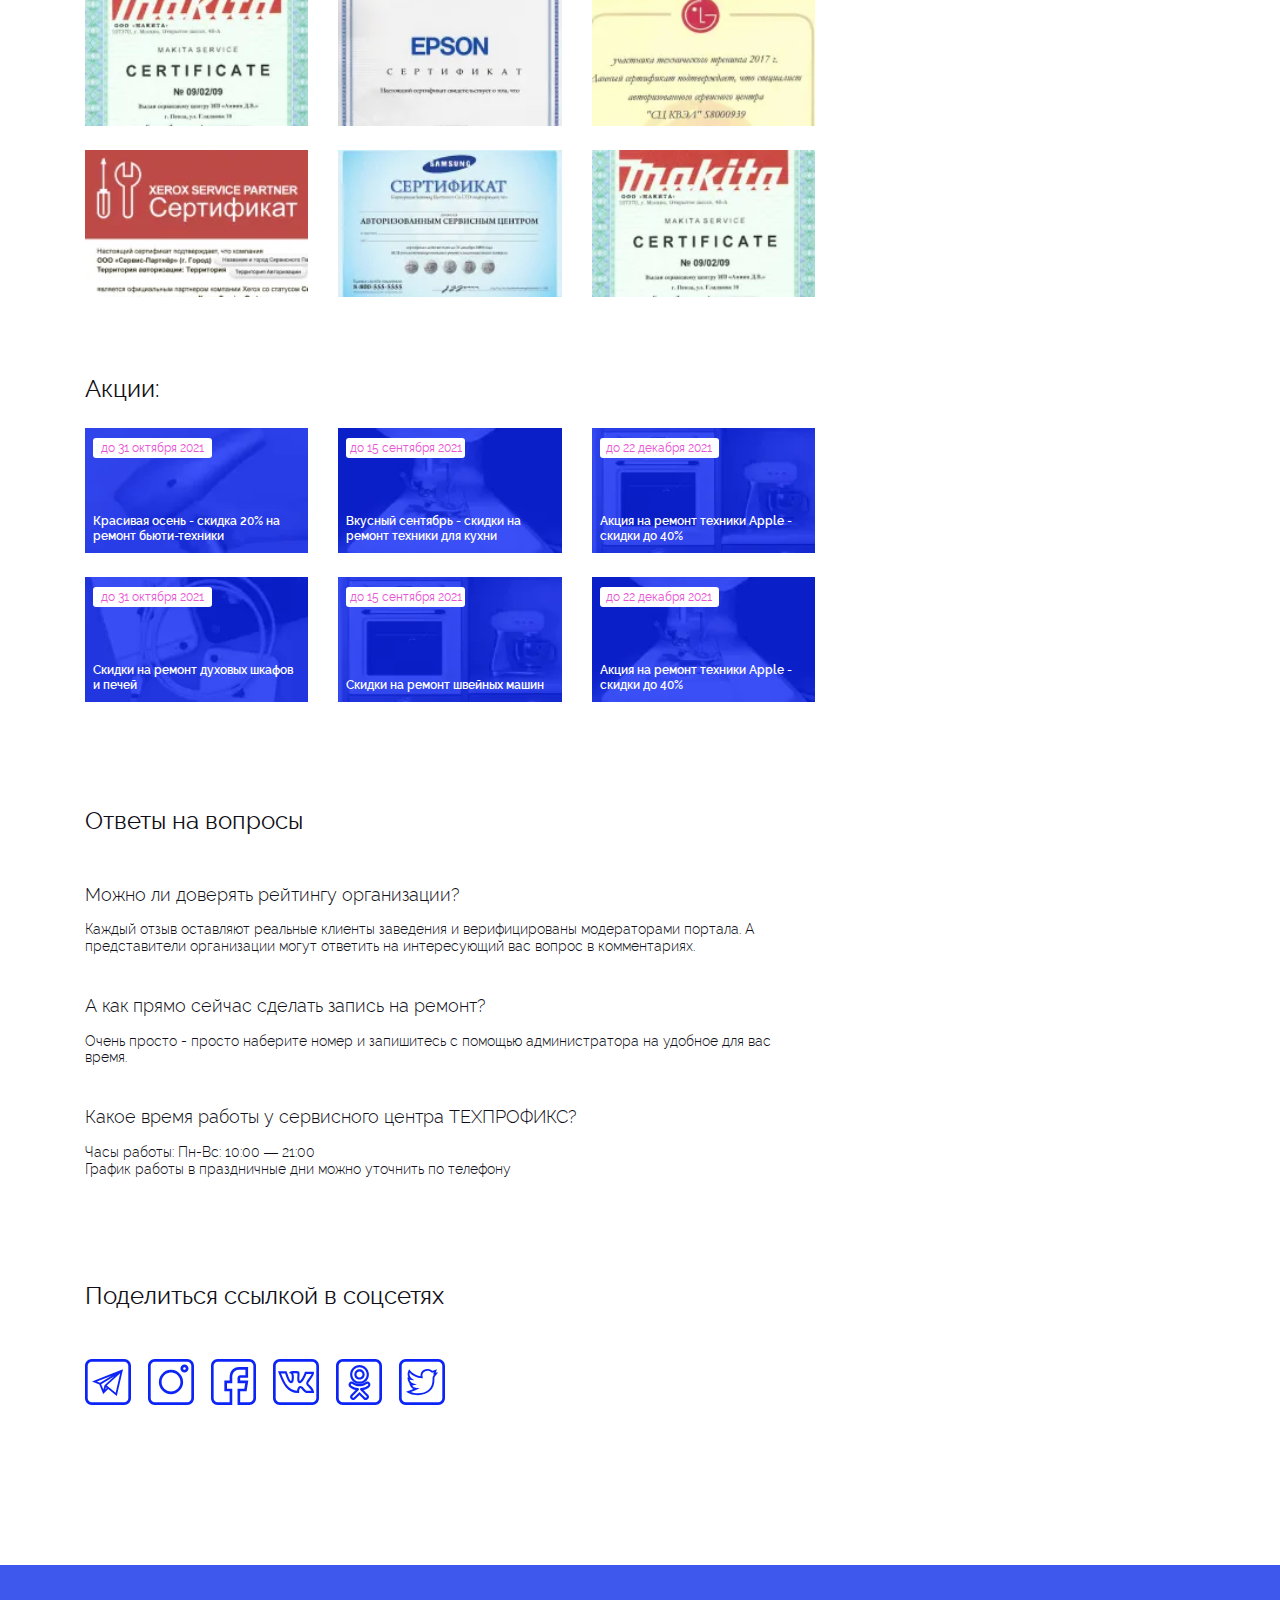
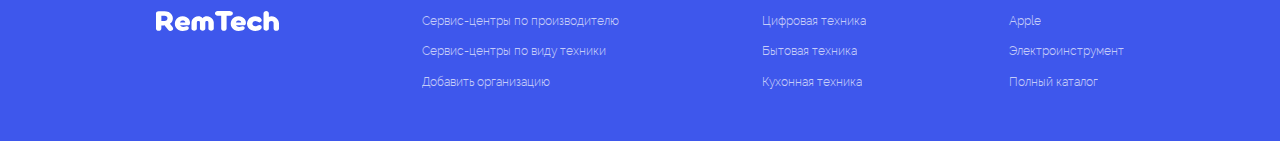
<file: pages/about-company.html>
<!doctype html>
<html lang="ru">
<head>
    <meta charset="UTF-8">
    <meta name="viewport" content="width=device-width, initial-scale=1.0">
    <meta http-equiv="X-UA-Compatible" content="ie=edge">
    <title>Document</title>
    <link rel="stylesheet" href="../style/css/style.css">
</head>
<body class="overf">
<header class="header pt-3 pb-3">
    <div class="container">
        <div class="header__wr row align-items-center">
            <div class="col-5 col-md-3">
                <a href="#" class="logo">
                    <img src="../img/logo/logo.svg" alt="logo" class="logo__img">
                </a>
            </div>
            <div class="col-7 col-md-3 d-flex justify-content-between">
                <a href="#" class="header__link d-flex align-items-center"><img src="../img/icons/header/geo.svg" alt="geo">Санкт-Петербург</a>
                <div class="hamburger">
                    <span></span>
                    <span></span>
                    <span></span>
                </div>
            </div>
            <div class="col-12 col-md-6 mt-3 mt-md-0">
                <nav class="header__nav">
                    <ul class="header__list d-flex justify-content-between">
                        <li><a href="../pages/brands.html" class="header__link">Производители</a></li>
                        <li><a href="../pages/types.html" class="header__link">Виды техники</a></li>
                        <li><a href="#" class="header__link">Вход для компаний</a><img src="../img/icons/header/sign.svg" alt="sign"></li>
                    </ul>
                </nav>
            </div>
        </div>
    </div>
    <nav class="nav-menu">
        <div class="container">
            <a href="#" class="logo d-md-none">
                <img src="../img/icons/nav-menu/logo_m-1.svg" alt="logo" class="logo__img">
                <img src="../img/icons/nav-menu/logo_m.svg" alt="logo" class="logo__img logo__tech">
            </a>
            <div class="row nav-menu__wr justify-content-between flex-wrap">
                <div class="col-auto">
                    <div class="dropdown">
                        <a class="nav-menu__click btn btn-secondary dropdown-toggle" href="#" role="button" data-bs-toggle="dropdown" aria-expanded="false">
                            Цифровая техника
                        </a>
                        <ul class="dropdown-menu nav-menu__list" aria-labelledby="dropdownMenuLink">
                            <li><a href="#" class="nav-menu__link">Ремонт ноутбуков</a></li>
                            <li><a href="#" class="nav-menu__link">Ремонт телефонов</a></li>
                            <li><a href="#" class="nav-menu__link">Ремонт планшетов</a></li>
                            <li><a href="#" class="nav-menu__link">Ремонт компьютеров</a></li>
                            <li><a href="#" class="nav-menu__link">Ремонт фотоаппаратов</a></li>
                            <li><a href="#" class="nav-menu__link">Ремонт моноблоков</a></li>
                            <li><a href="#" class="nav-menu__link">Ремонт проекторов</a></li>
                            <li><a href="#" class="nav-menu__link">Ремонт эл. книг</a></li>
                        </ul>
                    </div>
                </div>
                <div class="col-auto">
                    <div class="dropdown">
                        <a class="nav-menu__click btn btn-secondary dropdown-toggle" href="#" role="button" data-bs-toggle="dropdown" aria-expanded="false">
                            Бытовая техника
                        </a>
                        <ul class="dropdown-menu nav-menu__list mt-0" aria-labelledby="dropdownMenuLink">
                            <li><a href="#" class="nav-menu__link">Ремонт утюгов</a></li>
                            <li><a href="#" class="nav-menu__link">Ремонт швейных машин</a></li>
                            <li><a href="#" class="nav-menu__link">Ремонт кофе-машин</a></li>
                            <li><a href="#" class="nav-menu__link">Ремонт водонагревателей</a></li>
                            <li><a href="#" class="nav-menu__link">Ремонт пылесосов</a></li>
                            <li><a href="#" class="nav-menu__link">Ремонт кондиционеров</a></li>
                        </ul>
                    </div>
                </div>
                <div class="col-auto">
                    <div class="dropdown">
                        <a class="nav-menu__click btn btn-secondary dropdown-toggle" href="#" role="button" data-bs-toggle="dropdown" aria-expanded="false">
                            Кухонная техника
                        </a>
                        <ul class="dropdown-menu nav-menu__list mt-0" aria-labelledby="dropdownMenuLink">
                            <li><a href="#" class="nav-menu__link">Ремонт стиральных машин</a></li>
                            <li><a href="#" class="nav-menu__link">Ремонт мультиварок</a></li>
                            <li><a href="#" class="nav-menu__link">Ремонт чайников</a></li>
                            <li><a href="#" class="nav-menu__link">Ремонт блендеров</a></li>
                            <li><a href="#" class="nav-menu__link">Ремонт холодильников</a></li>
                            <li><a href="#" class="nav-menu__link">Ремонт плит</a></li>
                            <li><a href="#" class="nav-menu__link">Ремонт посудомоечных машин</a></li>
                            <li><a href="#" class="nav-menu__link">Ремонт духовок</a></li>
                        </ul>
                    </div>
                </div>
                <div class="col-auto">
                    <div class="dropdown">
                        <a class="nav-menu__click btn btn-secondary dropdown-toggle" href="#" role="button" data-bs-toggle="dropdown" aria-expanded="false">
                            Электроинструмент
                        </a>
                        <ul class="dropdown-menu nav-menu__list mt-0" aria-labelledby="dropdownMenuLink">
                            <li><a href="#" class="nav-menu__link">Ремонт шуруповёртов</a></li>
                            <li><a href="#" class="nav-menu__link">Ремонт дрелей</a></li>
                            <li><a href="#" class="nav-menu__link">Ремонт перфораторов</a></li>
                            <li><a href="#" class="nav-menu__link">Ремонт лобзиков</a></li>
                            <li><a href="#" class="nav-menu__link">Ремонт электропил</a></li>
                            <li><a href="#" class="nav-menu__link">Ремонт сварочных аппаратов</a></li>
                        </ul>
                    </div>
                </div>
                <div class="col-auto">
                    <div class="dropdown">
                        <a class="nav-menu__click btn btn-secondary dropdown-toggle" href="#" role="button" data-bs-toggle="dropdown" aria-expanded="false">
                            Apple
                        </a>
                        <ul class="dropdown-menu nav-menu__list mt-0" aria-labelledby="dropdownMenuLink">
                            <li><a href="#" class="nav-menu__link">Ремонт iPhone</a></li>
                            <li><a href="#" class="nav-menu__link">Ремонт iPad</a></li>
                            <li><a href="#" class="nav-menu__link">Ремонт MacBook</a></li>
                        </ul>
                    </div>
                </div>
                <div class="col-auto d-none d-md-flex">
                    <div class="dropdown">
                        <a href="#" class="nav-menu__click nav-menu__click_af-n d-flex justify-content-center align-items-center">Полный каталог</a>
                    </div>
                </div>
            </div>
        </div>
    </nav>
</header>
<main>
    <div class="container">
        <div class="category__info">
            <a href="#">RemTech</a><span>&frasl;</span><a href="#">Ремонт</a><span>&frasl;</span>Техпрофикс
        </div>
    </div>
    <section class="about-company">
        <div class="container">
            <nav class="about-company__nav">
                <div class="row">
                    <div class="col-4 col-md-2 mt-3 mt-md-0">
                        <a href="#" class="about-company__link">Описание</a>
                    </div>
                    <div class="col-4 col-md-2 mt-3 mt-md-0">
                        <a href="#" class="about-company__link">Адреса</a>
                    </div>
                    <div class="col-4 col-md-2 mt-3 mt-md-0">
                        <a href="#" class="about-company__link">Цены</a>
                    </div>
                    <div class="col-4 col-md-2 mt-3 mt-md-0">
                        <a href="#" class="about-company__link">Отзывы</a>
                    </div>
                    <div class="col-4 col-md-2 mt-3 mt-md-0">
                        <a href="#" class="about-company__link">Фото</a>
                    </div>
                    <div class="col-4 col-md-2 mt-3 mt-md-0">
                        <a href="#" class="about-company__link">Сертификаты</a>
                    </div>
                </div>
            </nav>
            <div class="about-company__info-wr d-flex flex-column">
                <div class="about-company__name-wr d-flex flex-wrap align-items-center justify-content-between">
                    <div class="d-flex align-items-center">
                        <img class="about-company__img" src="../img/icons/review/img_1-xl.webp" alt="technoprofix-xl">
                        <div class="about-company__info d-flex flex-column">
                            <span class="about-company__title">Сеть ремонтных мастерских</span>
                            <h1 class="about-company__name">ТЕХПРОФИКС</h1>
                            <div class="about-company__rate d-flex">
                                <div class="grade">4.5</div>
                                <div class="stars stars_l-mr">
                                    <span class="stars-star stars-star_full"></span>
                                    <span class="stars-star stars-star_full"></span>
                                    <span class="stars-star stars-star_full"></span>
                                    <span class="stars-star stars-star_full"></span>
                                    <span class="stars-star stars-star_half"></span>
                                </div>
                                <a href="#" class="link">4 отзыва</a>
                            </div>
                        </div>
                    </div>
                    <a href="tel:+78122431125" class="phone phone_border mt-2">8 (812) 243-11-25</a>
                </div>
            </div>
            <div class="row justify-content-between mt-0 mt-md-5">
                <div class="col-12 col-md-7">
                    <div class="about-company__privilege">
                        <ul class="d-flex company__list mt-5 mt-md-0 flex-wrap flex-xl-nowrap company__list_large company__list_mb">
                            <li><a href="#" class="company__link">Оплата картой</a></li>
                            <li><a href="#" class="company__link">Выезд мастера</a></li>
                            <li><a href="#" class="company__link">Срочный ремонт</a></li>
                            <li><a href="#" class="company__link">Вызов курьера</a></li>
                            <li><a href="#" class="company__link">Бесплатна диагностика</a></li>
                        </ul>
                        <h2 class="title title_left">Преимущества</h2>
                        <div class="about-company__master-wr d-flex flex-column flex-md-row justify-content-md-between">
                            <ul class="company__master-list flex-column order-1 order-md-0 mt-4 mt-md-0">
                                <li>Выезд мастера в день обращения</li>
                                <li>Гарантия работы 1 год</li>
                                <li>90% ремонтов менее чем за сутки</li>
                                <li>90% ремонтов менее чем за сутки</li>
                            </ul>
                            <ul class="about-company__founded order-0 order-md-1">
                                <li><span>Основан в 2017 году</span></li>
                                <li class="mt-2 mb-3"><span>19</span> филиалов в <span>2</span> городах</li>
                                <li><span>162</span> сотрудника</li>
                            </ul>
                        </div>
                        <h2 class="title title_left">Адреса</h2>
                        <div class="mt-4 company__metro-wrapper d-flex">
                            <div class="company__metro d-flex flex-column">
                                <span class="company__nearby">11 мастерских рядом с вами</span>
                                <span class="company__mark">м. Елизаровская, пр. Елизарова, д.36</span>
                                <span class="company__time">сегодня работает с 9:00 до 19:00</span>
                                <span class="company__mark">м. Проспект Большевиков, пр. Пятилеток 14 к 1</span>
                                <span class="company__time">сегодня работает с 9:00 до 19:00</span>
                                <a href="#" class="link link_small">все адреса (22)</a>
                            </div>
                        </div>
                    </div>
                </div>
                <div class="col-12 col-md-4">
                    <div class="about-company__map mt-3 mt-md-0">
                        <img src="../img/icons/about-company/map.webp" alt="map">
                        <div class="about-company__metro d-flex">
                            <span>Елизаровская</span>
                            <span>Проспект Большевиков</span>
                        </div>
                        <div class="about-company__time d-flex">
                            <span class="about-company__operating">Режим работы</span>
                            <div class="d-flex flex-column">
                                <span>Пн-Пт 9:00-19:00</span>
                                <span>Сб-Вс 10:00-18:00</span>
                            </div>
                        </div>
                    </div>
                </div>
            </div>
            <div class="about-company-accordion">
                <div class="row">
                    <div class="col-12 col-md-8">
                        <h2 class="title title_left">Цены на ремонт</h2>
                        <div class="about-company__accordion-wr">
                            <div class="accordion accordion-flush">
                                <div class="accordion-item about-company-accordion__item mb-3">
                                    <h3 class="accordion-header" id="flush-headingSix">
                                        <button class="about-company-accordion__button accordion-button collapsed" type="button" data-bs-toggle="collapse" data-bs-target="#flush-collapseSix" aria-expanded="false" aria-controls="flush-collapseSix">
                                            Крупная бытовая техника
                                        </button>
                                    </h3>
                                    <div id="flush-collapseSix" class="accordion-collapse collapse" aria-labelledby="flush-headingSix" data-bs-parent="#accordionFlushExample">
                                        <div class="accordion-body">
                                            <div class="accordion-body">
                                                <ul>
                                                    <li>Ремонт ноутбуков</li>
                                                    <li>Ремонт ноутбуков<span>1200</span></li>
                                                    <li>Ремонт ноутбуков<span>1200</span></li>
                                                </ul>
                                                <ul>
                                                    <li>Ремонт ноутбуков</li>
                                                    <li>Ремонт ноутбуков<span>1200</span></li>
                                                    <li>Ремонт ноутбуков<span>1200</span></li>
                                                </ul>
                                            </div>
                                        </div>
                                    </div>
                                </div>
                                <div class="accordion-item about-company-accordion__item mb-3">
                                    <h3 class="accordion-header" id="flush-headingSeven">
                                        <button class="about-company-accordion__button accordion-button collapsed" type="button" data-bs-toggle="collapse" data-bs-target="#flush-collapseSeven" aria-expanded="false" aria-controls="flush-collapseSeven">
                                            Портативная техника
                                        </button>
                                    </h3>
                                    <div id="flush-collapseSeven" class="accordion-collapse collapse" aria-labelledby="flush-headingSeven" data-bs-parent="#accordionFlushExample">
                                        <div class="accordion-body">
                                            <div class="accordion-body">
                                                <ul>
                                                    <li>Ремонт ноутбуков</li>
                                                    <li>Ремонт ноутбуков<span>1200</span></li>
                                                    <li>Ремонт ноутбуков<span>1200</span></li>
                                                </ul>
                                                <ul>
                                                    <li>Ремонт ноутбуков</li>
                                                    <li>Ремонт ноутбуков<span>1200</span></li>
                                                    <li>Ремонт ноутбуков<span>1200</span></li>
                                                </ul>
                                            </div>
                                        </div>
                                    </div>
                                </div>
                                <div class="accordion-item about-company-accordion__item">
                                    <h3 class="accordion-header" id="flush-headingEight">
                                        <button class="about-company-accordion__button accordion-button collapsed" type="button" data-bs-toggle="collapse" data-bs-target="#flush-collapseEight" aria-expanded="false" aria-controls="flush-collapseEight">
                                            Компьютерная техника
                                        </button>
                                    </h3>
                                    <div id="flush-collapseEight" class="accordion-collapse collapse" aria-labelledby="flush-headingEight" data-bs-parent="#accordionFlushExample">
                                        <div class="accordion-body">
                                            <ul>
                                                <li>Ремонт ноутбуков</li>
                                                <li>Ремонт ноутбуков<span>1200</span></li>
                                                <li>Ремонт ноутбуков<span>1200</span></li>
                                            </ul>
                                            <ul>
                                                <li>Ремонт ноутбуков</li>
                                                <li>Ремонт ноутбуков<span>1200</span></li>
                                                <li>Ремонт ноутбуков<span>1200</span></li>
                                            </ul>
                                        </div>
                                    </div>
                                </div>
                            </div>
                        </div>
                        <div class="about-company__reviews">
                            <h2 class="title title_left title_ml">Отзывы:</h2>
                            <div class="about-company__reviews-wr d-flex align-items-center mt-3 mb-3">
                                <div class="grade grade_mr">4.5</div>
                                <div class="stars">
                                    <span class="stars-star stars-star_full"></span>
                                    <span class="stars-star stars-star_full"></span>
                                    <span class="stars-star stars-star_full"></span>
                                    <span class="stars-star stars-star_full"></span>
                                    <span class="stars-star stars-star_half"></span>
                                </div>
                            </div>
                            <div class="about-company-review">
                                <div class="about-company-review__rate d-flex justify-content-between">
                                    <div class="about-company-review__name d-flex flex-column">
                                        <span>Анатолий Роземцев</span>
                                        <span>24 июня</span>
                                    </div>
                                    <div class="about-company-review__num d-flex align-items-center">
                                        <span class="about-company-review__rate-num">оценка 2</span>
                                        <div class="stars">
                                            <span class="stars-star stars-star_full"></span>
                                            <span class="stars-star stars-star_full"></span>
                                            <span class="stars-star stars-star_empty"></span>
                                            <span class="stars-star stars-star_empty"></span>
                                            <span class="stars-star stars-star_empty"></span>
                                        </div>
                                    </div>
                                </div>
                                <p class="mt-3">Починили чайник, но по срокам обещанным не уложились, еще и чайник вернули с каким-то пятном. Думал, что предложат скидку, но мне еще и нагрубили сверху, в общем сервис нулевой.</p>
                            </div>
                            <div class="about-company-review about-company-review_mt">
                                <div class="about-company-review__rate d-flex justify-content-between">
                                    <div class="about-company-review__name d-flex flex-column">
                                        <span>Анастасия Водоватова</span>
                                        <span>14 июня</span>
                                    </div>
                                    <div class="about-company-review__num d-flex align-items-center">
                                        <span class="about-company-review__rate-num">оценка 4</span>
                                        <div class="stars">
                                            <span class="stars-star stars-star_full"></span>
                                            <span class="stars-star stars-star_full"></span>
                                            <span class="stars-star stars-star_full"></span>
                                            <span class="stars-star stars-star_full"></span>
                                            <span class="stars-star stars-star_empty"></span>
                                        </div>
                                    </div>
                                </div>
                                <p class="mt-3">Очень быстро починили мой любимый фен, предложили разные варианты, подороже и подешевле, все понятно объяснили и очень дружелюбно. Я без него как без рук... Отремонтировали! Качественно, недорого и ОЧЕНЬ быстро (аппарат вернули в тот же день, буквально через пару часов после сдачи в ремонт).</p>
                            </div>
                            <div class="about-company-review about-company-review_mt">
                                <div class="about-company-review__rate d-flex justify-content-between">
                                    <div class="about-company-review__name d-flex flex-column">
                                        <span>Анатолий Роземцев</span>
                                        <span>24 июня</span>
                                    </div>
                                    <div class="about-company-review__num d-flex align-items-center">
                                        <span class="about-company-review__rate-num">оценка 2</span>
                                        <div class="stars">
                                            <span class="stars-star stars-star_full"></span>
                                            <span class="stars-star stars-star_full"></span>
                                            <span class="stars-star stars-star_empty"></span>
                                            <span class="stars-star stars-star_empty"></span>
                                            <span class="stars-star stars-star_empty"></span>
                                        </div>
                                    </div>
                                </div>
                                <p class="mt-3">Починили чайник, но по срокам обещаным не уложились, еще и чайник вернули с каким-то пятном. Думал, что предложат скидку, но мне еще и нагрубили сверху, в общем сервис нулевой.</p>
                            </div>
                            <div class="about-company-review about-company-review_mt">
                                <div class="about-company-review__rate d-flex justify-content-between">
                                    <div class="about-company-review__name d-flex flex-column">
                                        <span>Анастасия Водоватова</span>
                                        <span>14 июня</span>
                                    </div>
                                    <div class="about-company-review__num d-flex align-items-center">
                                        <span class="about-company-review__rate-num">оценка 4</span>
                                        <div class="stars">
                                            <span class="stars-star stars-star_full"></span>
                                            <span class="stars-star stars-star_full"></span>
                                            <span class="stars-star stars-star_full"></span>
                                            <span class="stars-star stars-star_full"></span>
                                            <span class="stars-star stars-star_empty"></span>
                                        </div>
                                    </div>
                                </div>
                                <p class="mt-3">Очень быстро починили мой любимый фен, предложили разные варианты, подороже и подешевле, все понятно объяснили и очень дружелюбно. Я без него как без рук... Отремонтировали! Качественно, недорого и ОЧЕНЬ быстро (аппарат вернули в тот же день, буквально через пару часов после сдачи в ремонт).</p>
                            </div>
                        </div>
                        <div class="about-company-feedback">
                            <span class="title title_left title_ml">Добавить отзыв</span>
                            <form action="#" class="about-company-feedback__form d-flex flex-wrap">
                                <div class="about-company-feedback__name w-100 d-flex flex-column flex-md-row justify-content-md-between align-items-md-center">
                                    <input placeholder="Ваше имя" aria-label="" type="text">
                                    <div class="about-company-feedback__rate d-flex align-items-center justify-content-between justify-content-md-start mt-4 mt-md-0">
                                        <div class="about-company-feedback__you-p">Ваша оценка</div>
                                        <div class="rating-area">
                                            <input type="radio" id="star-5" name="rating" value="5">
                                            <label for="star-5" title="Оценка «5»"></label>
                                            <input type="radio" id="star-4" name="rating" value="4">
                                            <label for="star-4" title="Оценка «4»"></label>
                                            <input type="radio" id="star-3" name="rating" value="3">
                                            <label for="star-3" title="Оценка «3»"></label>
                                            <input type="radio" id="star-2" name="rating" value="2">
                                            <label for="star-2" title="Оценка «2»"></label>
                                            <input type="radio" id="star-1" name="rating" value="1">
                                            <label for="star-1" title="Оценка «1»"></label>
                                        </div>
                                    </div>
                                </div>
                                <textarea placeholder="Ваш отзыв" aria-label="" name="#" cols="30" rows="10"></textarea>
                                <button class="button button_form-cat">Отправить отзыв</button>
                            </form>
                        </div>
                        <div class="about-company__photos">
                            <h2 class="title title_left">Фото:</h2>
                            <div class="row">
                                <div class="col-6 col-sm-4 mt-4">
                                    <img src="../img/icons/about-company/photo_1.webp" alt="photo_1">
                                </div>
                                <div class="col-6 col-sm-4 mt-4">
                                    <img src="../img/icons/about-company/photo_2.webp" alt="photo_2">
                                </div>
                                <div class="col-6 col-sm-4 mt-4">
                                    <img src="../img/icons/about-company/photo_3.webp" alt="photo_3">
                                </div>
                                <div class="col-6 col-sm-4 mt-4">
                                    <img src="../img/icons/about-company/photo_4.webp" alt="photo_4">
                                </div>
                                <div class="col-6 col-sm-4 mt-4">
                                    <img src="../img/icons/about-company/photo_5.webp" alt="photo_5">
                                </div>
                                <div class="col-6 col-sm-4 mt-4">
                                    <a href="#" class="about-company__photo-link d-flex flex-column justify-content-center align-items-center">+7 фото</a>
                                </div>
                            </div>
                        </div>
                        <div class="about-company__photos">
                            <h2 class="title title_left">Сертификаты и дипломы:</h2>
                            <div class="row">
                                <div class="col-6 col-sm-4 mt-4">
                                    <img src="../img/icons/about-company/diplom_1.webp" alt="photo_1">
                                </div>
                                <div class="col-6 col-sm-4 mt-4">
                                    <img src="../img/icons/about-company/diplom_2.webp" alt="photo_2">
                                </div>
                                <div class="col-6 col-sm-4 mt-4">
                                    <img src="../img/icons/about-company/diplom_3.webp" alt="photo_3">
                                </div>
                                <div class="col-6 col-sm-4 mt-4">
                                    <img src="../img/icons/about-company/diplom_4.webp" alt="photo_4">
                                </div>
                                <div class="col-6 col-sm-4 mt-4">
                                    <img src="../img/icons/about-company/diplom_5.webp" alt="photo_5">
                                </div>
                                <div class="col-6 col-sm-4 mt-4">
                                    <img src="../img/icons/about-company/diplom_1.webp" alt="photo_5">
                                </div>
                            </div>
                        </div>
                        <div class="about-company__photos">
                            <h2 class="title title_left">Акции:</h2>
                            <div class="row">
                                <div class="col-12 col-sm-6 col-md-4 mt-4">
                                    <div class="about-company-stock about-company-stock_1 d-flex flex-column justify-content-between">
                                        <div class="about-company-stock__date d-flex justify-content-center align-items-center">до 31 октября 2021</div>
                                        <div class="about-company-stock__desc">Красивая осень - скидка 20% на ремонт бьюти-техники</div>
                                    </div>
                                </div>
                                <div class="col-12 col-sm-6 col-md-4 mt-4">
                                    <div class="about-company-stock about-company-stock_2 d-flex flex-column justify-content-between">
                                        <div class="about-company-stock__date d-flex justify-content-center align-items-center">до 15 сентября 2021</div>
                                        <div class="about-company-stock__desc">Вкусный сентябрь - скидки на ремонт техники для кухни</div>
                                    </div>
                                </div>
                                <div class="col-12 col-sm-6 col-md-4 mt-4">
                                    <div class="about-company-stock about-company-stock_3 d-flex flex-column justify-content-between">
                                        <div class="about-company-stock__date d-flex justify-content-center align-items-center">до 22 декабря 2021</div>
                                        <div class="about-company-stock__desc">Акция на ремонт техники Apple - скидки до 40%</div>
                                    </div>
                                </div>
                                <div class="col-12 col-sm-6 col-md-4 mt-4">
                                    <div class="about-company-stock about-company-stock_4 d-flex flex-column justify-content-between">
                                        <div class="about-company-stock__date d-flex justify-content-center align-items-center">до 31 октября 2021</div>
                                        <div class="about-company-stock__desc">Скидки на ремонт духовых шкафов и печей</div>
                                    </div>
                                </div>
                                <div class="col-12 col-sm-6 col-md-4 mt-4">
                                    <div class="about-company-stock about-company-stock_5 d-flex flex-column justify-content-between">
                                        <div class="about-company-stock__date d-flex justify-content-center align-items-center">до 15 сентября 2021</div>
                                        <div class="about-company-stock__desc">Скидки на ремонт швейных машин</div>
                                    </div>
                                </div>
                                <div class="col-12 col-sm-6 col-md-4 mt-4">
                                    <div class="about-company-stock about-company-stock_6 d-flex flex-column justify-content-between">
                                        <div class="about-company-stock__date d-flex justify-content-center align-items-center">до 22 декабря 2021</div>
                                        <div class="about-company-stock__desc">Акция на ремонт техники Apple - скидки до 40%</div>
                                    </div>
                                </div>
                            </div>
                        </div>
                        <div class="about-company-faq">
                            <h2 class="title title_left">Ответы на вопросы</h2>
                            <h3 class="mt-3 mt-sm-5 about-company-faq__title">Можно ли доверять рейтингу организации?</h3>
                            <p class="about-company-faq__text">
                                Каждый отзыв оставляют реальные клиенты заведения и верифицированы модераторами портала. А представители организации могут ответить на интересующий вас вопрос в комментариях.
                            </p>
                            <h3 class="about-company-faq__title">А как прямо сейчас сделать запись на ремонт?</h3>
                            <p class="about-company-faq__text">
                                Очень просто - просто наберите номер и запишитесь с помощью администратора на удобное для вас время.
                            </p>
                            <h3 class="about-company-faq__title">Какое время работы у сервисного центра ТЕХПРОФИКС?</h3>
                            <p class="about-company-faq__text">Часы работы: Пн-Вс: 10:00 — 21:00<br>
                                График работы в праздничные дни можно уточнить по телефону
                            </p>
                        </div>
                        <div class="about-company-social">
                            <div class="title title_left">Поделиться ссылкой в соцсетях</div>
                            <div class="mt-3 mt-sm-5 about-company-social__wr d-flex">
                                <a href="#" class="about-company-social__link">
                                    <img src="../img/icons/about-company/telegram.svg" alt="telegram">
                                </a>
                                <a href="#" class="about-company-social__link">
                                    <img src="../img/icons/about-company/instagram.svg" alt="inst">
                                </a>
                                <a href="#" class="about-company-social__link">
                                    <img src="../img/icons/about-company/facebook.svg" alt="facebook">
                                </a>
                                <a href="#" class="about-company-social__link">
                                    <img src="../img/icons/about-company/vk.svg" alt="vk">
                                </a>
                                <a href="#" class="about-company-social__link">
                                    <img src="../img/icons/about-company/ok.svg" alt="ok">
                                </a>
                                <a href="#" class="about-company-social__link">
                                    <img src="../img/icons/about-company/twitter.svg" alt="twitter">
                                </a>
                            </div>
                        </div>
                    </div>
                </div>
            </div>
        </div>
    </section>
</main>
<footer class="footer">
    <div class="container">
        <div class="footer__wrapper">
            <div class="footer__list">
                <a href="#" class="footer__logo"><img src="../img/logo/footer-logo.svg" alt="footer-logo"></a>
            </div>
            <ul class="footer__list">
                <li><a href="#" class="footer__link">Сервис-центры по производителю</a></li>
                <li><a href="#" class="footer__link">Сервис-центры по виду техники</a></li>
                <li><a href="#" class="footer__link">Добавить организацию</a></li>
            </ul>
            <ul class="footer__list">
                <li><a href="#" class="footer__link">Цифровая техника</a></li>
                <li><a href="#" class="footer__link">Бытовая техника</a></li>
                <li><a href="#" class="footer__link">Кухонная техника</a></li>
            </ul>
            <ul class="footer__list">
                <li><a href="#" class="footer__link">Apple</a></li>
                <li><a href="#" class="footer__link">Электроинструмент</a></li>
                <li><a href="#" class="footer__link">Полный каталог</a></li>
            </ul>
        </div>
    </div>
</footer>
<script src="https://cdn.jsdelivr.net/npm/bootstrap@5.1.1/dist/js/bootstrap.bundle.min.js" integrity="sha384-/bQdsTh/da6pkI1MST/rWKFNjaCP5gBSY4sEBT38Q/9RBh9AH40zEOg7Hlq2THRZ" crossorigin="anonymous"></script>
<script src="../script/script.js"></script>
</body>
</html>
</file>
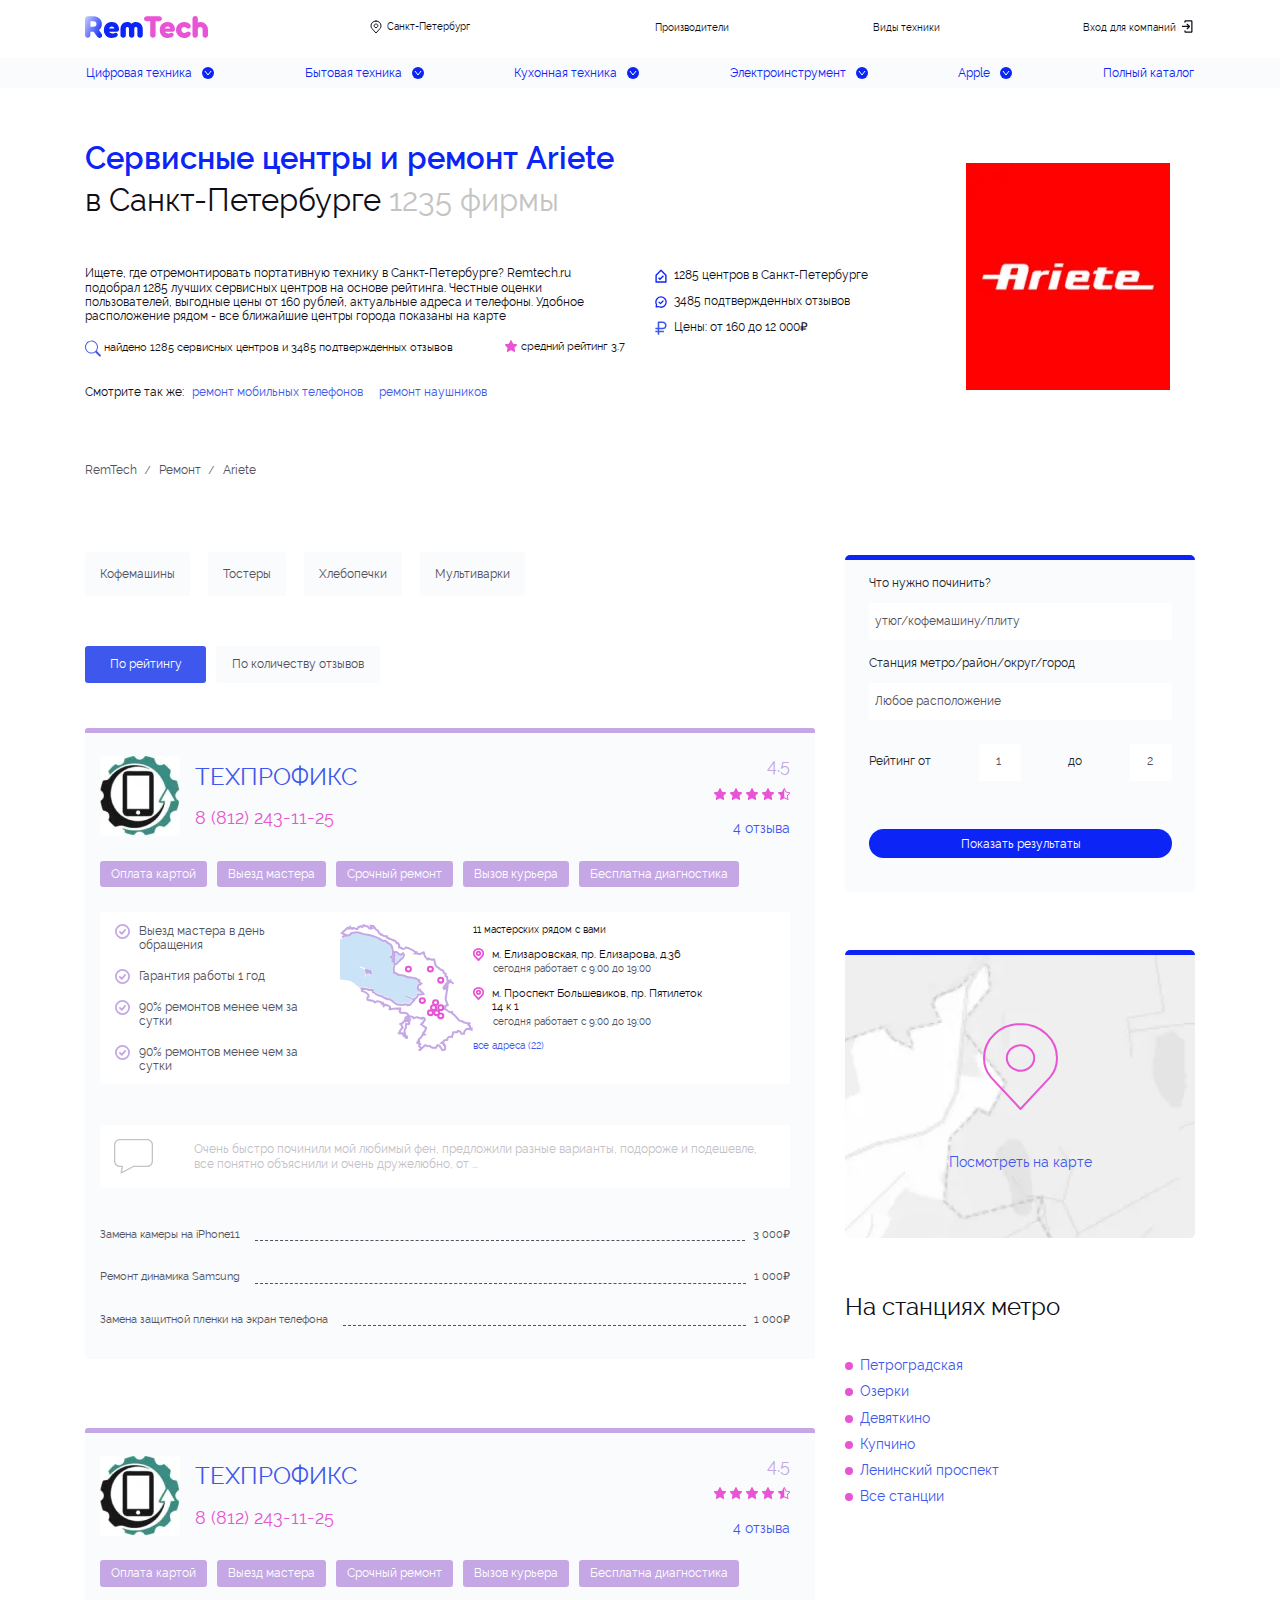
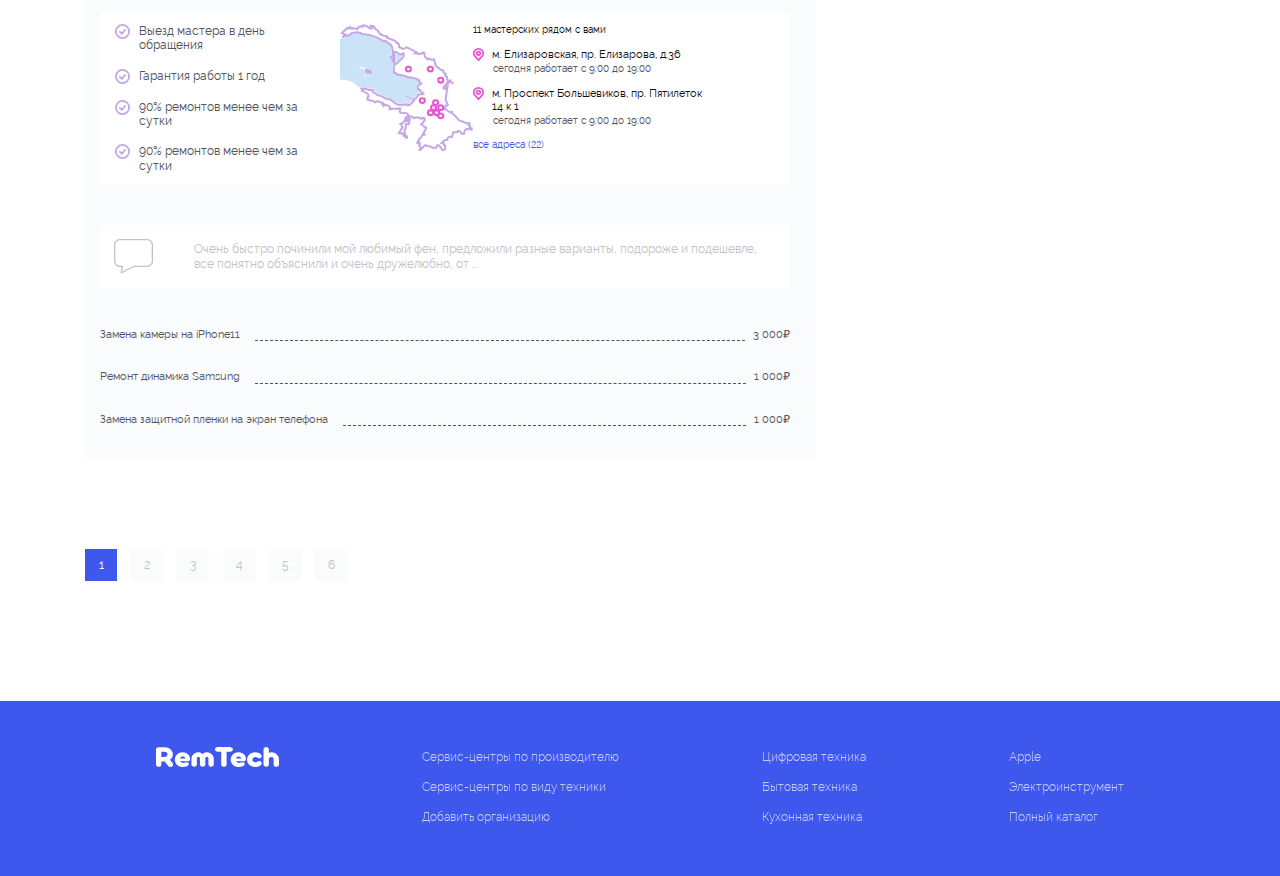
<file: pages/Ariete.html>
<!doctype html>
<html lang="ru">
<head>
    <meta charset="UTF-8">
    <meta name="viewport" content="width=device-width, initial-scale=1.0">
    <meta http-equiv="X-UA-Compatible" content="ie=edge">
    <title>Document</title>
    <link rel="stylesheet" href="../style/css/style.css">
</head>
<body class="overf">
<header class="header pt-3 pb-3">
    <div class="container">
        <div class="header__wr row align-items-center">
            <div class="col-5 col-md-3">
                <a href="#" class="logo">
                    <img src="../img/logo/logo.svg" alt="logo" class="logo__img">
                </a>
            </div>
            <div class="col-7 col-md-3 d-flex justify-content-between">
                <a href="#" class="header__link d-flex align-items-center"><img src="../img/icons/header/geo.svg" alt="geo">Санкт-Петербург</a>
                <div class="hamburger">
                    <span></span>
                    <span></span>
                    <span></span>
                </div>
            </div>
            <div class="col-12 col-md-6 mt-3 mt-md-0">
                <nav class="header__nav">
                    <ul class="header__list d-flex justify-content-between">
                        <li><a href="../pages/brands.html" class="header__link">Производители</a></li>
                        <li><a href="../pages/types.html" class="header__link">Виды техники</a></li>
                        <li><a href="#" class="header__link">Вход для компаний</a><img src="../img/icons/header/sign.svg" alt="sign"></li>
                    </ul>
                </nav>
            </div>
        </div>
    </div>
    <nav class="nav-menu">
        <div class="container">
            <a href="#" class="logo d-md-none">
                <img src="../img/icons/nav-menu/logo_m-1.svg" alt="logo" class="logo__img">
                <img src="../img/icons/nav-menu/logo_m.svg" alt="logo" class="logo__img logo__tech">
            </a>
            <div class="row nav-menu__wr justify-content-between flex-wrap">
                <div class="col-auto">
                    <div class="dropdown">
                        <a class="nav-menu__click btn btn-secondary dropdown-toggle" href="#" role="button" data-bs-toggle="dropdown" aria-expanded="false">
                            Цифровая техника
                        </a>
                        <ul class="dropdown-menu nav-menu__list" aria-labelledby="dropdownMenuLink">
                            <li><a href="#" class="nav-menu__link">Ремонт ноутбуков</a></li>
                            <li><a href="#" class="nav-menu__link">Ремонт телефонов</a></li>
                            <li><a href="#" class="nav-menu__link">Ремонт планшетов</a></li>
                            <li><a href="#" class="nav-menu__link">Ремонт компьютеров</a></li>
                            <li><a href="#" class="nav-menu__link">Ремонт фотоаппаратов</a></li>
                            <li><a href="#" class="nav-menu__link">Ремонт моноблоков</a></li>
                            <li><a href="#" class="nav-menu__link">Ремонт проекторов</a></li>
                            <li><a href="#" class="nav-menu__link">Ремонт эл. книг</a></li>
                        </ul>
                    </div>
                </div>
                <div class="col-auto">
                    <div class="dropdown">
                        <a class="nav-menu__click btn btn-secondary dropdown-toggle" href="#" role="button" data-bs-toggle="dropdown" aria-expanded="false">
                            Бытовая техника
                        </a>
                        <ul class="dropdown-menu nav-menu__list mt-0" aria-labelledby="dropdownMenuLink">
                            <li><a href="#" class="nav-menu__link">Ремонт утюгов</a></li>
                            <li><a href="#" class="nav-menu__link">Ремонт швейных машин</a></li>
                            <li><a href="#" class="nav-menu__link">Ремонт кофе-машин</a></li>
                            <li><a href="#" class="nav-menu__link">Ремонт водонагревателей</a></li>
                            <li><a href="#" class="nav-menu__link">Ремонт пылесосов</a></li>
                            <li><a href="#" class="nav-menu__link">Ремонт кондиционеров</a></li>
                        </ul>
                    </div>
                </div>
                <div class="col-auto">
                    <div class="dropdown">
                        <a class="nav-menu__click btn btn-secondary dropdown-toggle" href="#" role="button" data-bs-toggle="dropdown" aria-expanded="false">
                            Кухонная техника
                        </a>
                        <ul class="dropdown-menu nav-menu__list mt-0" aria-labelledby="dropdownMenuLink">
                            <li><a href="#" class="nav-menu__link">Ремонт стиральных машин</a></li>
                            <li><a href="#" class="nav-menu__link">Ремонт мультиварок</a></li>
                            <li><a href="#" class="nav-menu__link">Ремонт чайников</a></li>
                            <li><a href="#" class="nav-menu__link">Ремонт блендеров</a></li>
                            <li><a href="#" class="nav-menu__link">Ремонт холодильников</a></li>
                            <li><a href="#" class="nav-menu__link">Ремонт плит</a></li>
                            <li><a href="#" class="nav-menu__link">Ремонт посудомоечных машин</a></li>
                            <li><a href="#" class="nav-menu__link">Ремонт духовок</a></li>
                        </ul>
                    </div>
                </div>
                <div class="col-auto">
                    <div class="dropdown">
                        <a class="nav-menu__click btn btn-secondary dropdown-toggle" href="#" role="button" data-bs-toggle="dropdown" aria-expanded="false">
                            Электроинструмент
                        </a>
                        <ul class="dropdown-menu nav-menu__list mt-0" aria-labelledby="dropdownMenuLink">
                            <li><a href="#" class="nav-menu__link">Ремонт шуруповёртов</a></li>
                            <li><a href="#" class="nav-menu__link">Ремонт дрелей</a></li>
                            <li><a href="#" class="nav-menu__link">Ремонт перфораторов</a></li>
                            <li><a href="#" class="nav-menu__link">Ремонт лобзиков</a></li>
                            <li><a href="#" class="nav-menu__link">Ремонт электропил</a></li>
                            <li><a href="#" class="nav-menu__link">Ремонт сварочных аппаратов</a></li>
                        </ul>
                    </div>
                </div>
                <div class="col-auto">
                    <div class="dropdown">
                        <a class="nav-menu__click btn btn-secondary dropdown-toggle" href="#" role="button" data-bs-toggle="dropdown" aria-expanded="false">
                            Apple
                        </a>
                        <ul class="dropdown-menu nav-menu__list mt-0" aria-labelledby="dropdownMenuLink">
                            <li><a href="#" class="nav-menu__link">Ремонт iPhone</a></li>
                            <li><a href="#" class="nav-menu__link">Ремонт iPad</a></li>
                            <li><a href="#" class="nav-menu__link">Ремонт MacBook</a></li>
                        </ul>
                    </div>
                </div>
                <div class="col-auto d-none d-md-flex">
                    <div class="dropdown">
                        <a href="#" class="nav-menu__click nav-menu__click_af-n d-flex justify-content-center align-items-center">Полный каталог</a>
                    </div>
                </div>
            </div>
        </div>
    </nav>
</header>
<main>
    <section class="repair-places">
        <div class="container">
            <div class="row">
                <div class="col-12 col-sm-9 col-md-8 col-lg-6 order-1 order-md-0">
                    <h1 class="title title_search title_lf">
                        <span>Сервисные центры и ремонт Ariete</span><br>
                        в Санкт-Петербурге
                        <span class="title__firm">1235 фирмы</span>
                    </h1>
                    <div class="repair-places__wrapper d-flex">
                        <div class="row">
                            <div class="col-12">
                                <div class="repair-places__left">
                                    <p class="repair-places__text">Ищете, где отремонтировать портативную технику в Санкт-Петербурге? Remtech.ru подобрал 1285 лучших сервисных центров на основе рейтинга. Честные оценки пользователей, выгодные цены от 160 рублей, актуальные адреса и телефоны. Удобное расположение рядом - все ближайшие центры города показаны на карте</p>
                                    <div class="repair-places__result d-flex flex-column flex-lg-row justify-content-lg-between">
                                        <div class="mb-3 mb-md-0">
                                            <img src="../img/icons/repair/search.svg" alt="search">
                                            найдено 1285  сервисных центров  и 3485  подтвержденных отзывов
                                        </div>
                                        <div class="d-flex">
                                            <div class="stars">
                                                <span class="stars-star stars-star_full"></span>
                                            </div>
                                            <span class="repair-places__ml">средний рейтинг 3.7</span>
                                        </div>
                                    </div>
                                    <div class="repair-places__also d-none d-md-flex align-items-center">
                                        Смотрите так же:
                                        <div class="d-flex">
                                            <a href="#" class="link link_small link_margin">ремонт мобильных телефонов</a>
                                            <a href="#" class="link link_small link_margin">ремонт наушников</a>
                                        </div>
                                    </div>
                                </div>
                            </div>
                        </div>
                    </div>
                </div>
                <div class="repair-places__about col-12 col-lg-3 d-flex flex-column d-flex d-md-none d-lg-flex order-3 order-lg-0">
                    <div>
                        <img src="../img/icons/repair/home.svg" alt="home">1285  центров в Санкт-Петербурге
                    </div>
                    <div>
                        <img src="../img/icons/repair/apply.svg" alt="apply">3485  подтвержденных отзывов
                    </div>
                    <div>
                        <img src="../img/icons/repair/rub.svg" alt="rub">Цены: от 160 до 12 000₽
                    </div>
                    <div class="repair-places__also d-flex d-md-none align-items-sm-center">
                        Смотрите так же:
                        <div class="d-flex flex-column flex-sm-row">
                            <a href="#" class="link link_small link_margin">ремонт мобильных телефонов</a>
                            <a href="#" class="link link_small link_margin">ремонт наушников</a>
                        </div>
                    </div>
                </div>
                <div class="col-12 col-sm-3 col-md-4 col-lg-3 order-0 order-sm-1 d-flex justify-content-center align-items-center d-md-flex flex-column flex-lg-row mb-3 m-md-0 mt-5">
                    <img class="repair-places__logo" src="../img/icons/repair/ariete.webp" alt="ariete">
                    <div class="col-12 d-none d-md-block d-lg-none mt-4 mt-lg-0">
                        <div class="repair-places__right">
                            <div class="repair-places__about flex-column">
                                <div>
                                    <img src="../img/icons/repair/home.svg" alt="home">1285  центров в Санкт-Петербурге
                                </div>
                                <div>
                                    <img src="../img/icons/repair/apply.svg" alt="apply">3485  подтвержденных отзывов
                                </div>
                                <div>
                                    <img src="../img/icons/repair/rub.svg" alt="rub">Цены: от 160 до 12 000₽
                                </div>
                            </div>
                        </div>
                    </div>
                </div>
            </div>
            <div class="category mt-5 p-0">
                <div class="category__info mt-0">
                    <a href="#">RemTech</a><span>&frasl;</span><a href="#">Ремонт</a><span>&frasl;</span><a href="">Ariete</a>
                </div>
                <ul class="category__tags d-flex d-md-none">
                    <li><a href="#" class="category__tag">Кофемашины</a></li>
                    <li><a href="#" class="category__tag">Тостеры</a></li>
                    <li><a href="#" class="category__tag">Хлебопечки</a></li>
                    <li><a href="#" class="category__tag">Мультиварки</a></li>
                </ul>
            </div>
        </div>
    </section>
    <section class="company">
        <div class="container">
            <div class="row">
                <div class="col-12 d-flex flex-column order-1 col-md-8 order-md-0">
                    <div class="category pt-3">
                        <ul class="category__tags d-none d-md-flex">
                            <li><a href="#" class="category__tag">Кофемашины</a></li>
                            <li><a href="#" class="category__tag">Тостеры</a></li>
                            <li><a href="#" class="category__tag">Хлебопечки</a></li>
                            <li><a href="#" class="category__tag">Мультиварки</a></li>
                        </ul>
                        <div class="category-buttons category-buttons_mt mt-0">
                            <button class="category-buttons__button category-buttons__button_active category-buttons__button_rate">По рейтингу</button>
                            <button class="category-buttons__button category-buttons__button_review">По количеству отзывов</button>
                        </div>
                    </div>
                    <div class="company__wr company__wr_mb">
                        <div class="company__info d-flex flex-column flex-sm-row justify-content-between">
                            <div class="company__name d-flex align-items-center">
                                <img src="../img/icons/review/img_1.webp" alt="technoprofix">
                                <div class="company__contact d-flex flex-column">
                                    <a href="#" class="link link_large">ТЕХПРОФИКС</a>
                                    <a href="tel:+78122431125" class="mt-3 phone">8 (812) 243-11-25</a>
                                </div>
                            </div>
                            <div class="company__rate mt-3 mt-sm-0 d-flex flex-sm-column align-items-end align-items-sm-end">
                                <div class="grade">4.5</div>
                                <div class="mt-0 mt-sm-2 stars">
                                    <span class="stars-star stars-star_full"></span>
                                    <span class="stars-star stars-star_full"></span>
                                    <span class="stars-star stars-star_full"></span>
                                    <span class="stars-star stars-star_full"></span>
                                    <span class="stars-star stars-star_half"></span>
                                </div>
                                <a href="#" class="mt-0 mt-sm-3 link">4 отзыва</a>
                            </div>
                        </div>
                        <ul class="d-flex mt-4 flex-wrap company__list">
                            <li><a href="#" class="company__link">Оплата картой</a></li>
                            <li><a href="#" class="company__link">Выезд мастера</a></li>
                            <li><a href="#" class="company__link">Срочный ремонт</a></li>
                            <li><a href="#" class="company__link">Вызов курьера</a></li>
                            <li><a href="#" class="company__link">Бесплатна диагностика</a></li>
                        </ul>
                        <div class="company__places">
                            <div class="row d-flex">
                                <div class="col-12 col-lg-4">
                                    <ul class="company__master-list">
                                        <li>Выезд мастера в день обращения</li>
                                        <li>Гарантия работы 1 год</li>
                                        <li>90% ремонтов менее чем за сутки</li>
                                        <li>90% ремонтов менее чем за сутки</li>
                                    </ul>
                                </div>
                                <div class="col-12 col-lg-7">
                                    <div class="company__metro-wrapper d-flex flex-column align-items-start align-items-sm-center justify-content-between flex-sm-row">
                                        <img class="company__metro-map mt-4 mt-sm-0 order-2 order-lg-0" src="../img/icons/company/map.svg" alt="map">
                                        <div class="company__metro d-flex flex-column mt-4 mt-sm-0">
                                            <span class="company__nearby">11 мастерских рядом с вами</span>
                                            <span class="company__mark">м. Елизаровская, пр. Елизарова, д.36</span>
                                            <span class="company__time">сегодня работает с 9:00 до 19:00</span>
                                            <span class="company__mark">м. Проспект Большевиков, пр. Пятилеток 14 к 1</span>
                                            <span class="company__time">сегодня работает с 9:00 до 19:00</span>
                                            <a href="#" class="link link_little">все адреса (22)</a>
                                        </div>
                                    </div>
                                </div>
                            </div>
                        </div>
                        <div class="company__review d-flex align-items-center">
                            <img src="../img/icons/company/review.svg" alt="review">
                            <p>Очень быстро починили мой любимый фен, предложили разные варианты, подороже и подешевле, все понятно объяснили и очень дружелюбно, от  ...</p>
                        </div>
                        <div class="company__repairs">
                            <div class="company__repair">
                                Замена камеры на iPhone11
                                <div class="company__dash"></div>
                                3 000₽
                            </div>
                            <div class="company__repair">
                                Ремонт динамика Samsung
                                <div class="company__dash"></div>
                                1 000₽
                            </div>
                            <div class="company__repair">
                                Замена защитной пленки на экран телефона
                                <div class="company__dash"></div>
                                1 000₽
                            </div>
                        </div>
                    </div>
                    <div class="company__wr">
                        <div class="company__info d-flex flex-column flex-sm-row justify-content-between">
                            <div class="company__name d-flex align-items-center">
                                <img src="../img/icons/review/img_1.webp" alt="technoprofix">
                                <div class="company__contact d-flex flex-column">
                                    <a href="#" class="link link_large">ТЕХПРОФИКС</a>
                                    <a href="tel:+78122431125" class="mt-3 phone">8 (812) 243-11-25</a>
                                </div>
                            </div>
                            <div class="company__rate mt-3 mt-sm-0 d-flex flex-sm-column align-items-end align-items-sm-end">
                                <div class="grade">4.5</div>
                                <div class="mt-0 mt-sm-2 stars">
                                    <span class="stars-star stars-star_full"></span>
                                    <span class="stars-star stars-star_full"></span>
                                    <span class="stars-star stars-star_full"></span>
                                    <span class="stars-star stars-star_full"></span>
                                    <span class="stars-star stars-star_half"></span>
                                </div>
                                <a href="#" class="mt-0 mt-sm-3 link">4 отзыва</a>
                            </div>
                        </div>
                        <ul class="d-flex mt-4 flex-wrap company__list">
                            <li><a href="#" class="company__link">Оплата картой</a></li>
                            <li><a href="#" class="company__link">Выезд мастера</a></li>
                            <li><a href="#" class="company__link">Срочный ремонт</a></li>
                            <li><a href="#" class="company__link">Вызов курьера</a></li>
                            <li><a href="#" class="company__link">Бесплатна диагностика</a></li>
                        </ul>
                        <div class="company__places">
                            <div class="row d-flex">
                                <div class="col-12 col-lg-4">
                                    <ul class="company__master-list">
                                        <li>Выезд мастера в день обращения</li>
                                        <li>Гарантия работы 1 год</li>
                                        <li>90% ремонтов менее чем за сутки</li>
                                        <li>90% ремонтов менее чем за сутки</li>
                                    </ul>
                                </div>
                                <div class="col-12 col-lg-7">
                                    <div class="company__metro-wrapper d-flex flex-column align-items-start align-items-sm-center justify-content-between flex-sm-row">
                                        <img class="company__metro-map mt-4 mt-sm-0 order-2 order-lg-0" src="../img/icons/company/map.svg" alt="map">
                                        <div class="company__metro d-flex flex-column mt-4 mt-sm-0">
                                            <span class="company__nearby">11 мастерских рядом с вами</span>
                                            <span class="company__mark">м. Елизаровская, пр. Елизарова, д.36</span>
                                            <span class="company__time">сегодня работает с 9:00 до 19:00</span>
                                            <span class="company__mark">м. Проспект Большевиков, пр. Пятилеток 14 к 1</span>
                                            <span class="company__time">сегодня работает с 9:00 до 19:00</span>
                                            <a href="#" class="link link_little">все адреса (22)</a>
                                        </div>
                                    </div>
                                </div>
                            </div>
                        </div>
                        <div class="company__review d-flex align-items-center">
                            <img src="../img/icons/company/review.svg" alt="review">
                            <p>Очень быстро починили мой любимый фен, предложили разные варианты, подороже и подешевле, все понятно объяснили и очень дружелюбно, от  ...</p>
                        </div>
                        <div class="company__repairs">
                            <div class="company__repair">
                                Замена камеры на iPhone11
                                <div class="company__dash"></div>
                                3 000₽
                            </div>
                            <div class="company__repair">
                                Ремонт динамика Samsung
                                <div class="company__dash"></div>
                                1 000₽
                            </div>
                            <div class="company__repair">
                                Замена защитной пленки на экран телефона
                                <div class="company__dash"></div>
                                1 000₽
                            </div>
                        </div>
                    </div>
                </div>
                <div class="category__aside-wr col-12 d-flex flex-column order-0 col-md-4 order-md-1">
                    <aside class="category__aside mt-md-0">
                        <form action="#" class="form-repair">
                            <label>Что нужно починить?</label>
                            <input class="mb-3" aria-label="" placeholder="утюг/кофемашину/плиту" type="text">
                            <label>Станция метро/район/округ/город</label>
                            <input class="mb-4" aria-label="" placeholder="Любое расположение" type="text">
                            <div class="form-repair__rate mb-5 d-flex justify-content-between align-items-end">
                                <label>Рейтинг от</label>
                                <input class="" aria-label="" placeholder="1" type="text">
                                <label>до</label>
                                <input aria-label="" placeholder="2" type="text">
                            </div>
                            <button class="button button_form">Показать результаты</button>
                        </form>
                        <div class="category__map d-flex justify-content-center align-items-center flex-column">
                            <img src="../img/icons/category/mark.svg" alt="mark">
                            <a href="#" class="link">Посмотреть на карте</a>
                        </div>
                        <div class="category__metro d-flex flex-column align-items-start mb-3 mb-md-0">
                            <span class="title">На станциях метро</span>
                            <ul class="category__list">
                                <li><a href="#" class="link">Петроградская</a></li>
                                <li><a href="#" class="link">Озерки</a></li>
                                <li><a href="#" class="link">Девяткино</a></li>
                                <li><a href="#" class="link">Купчино</a></li>
                                <li><a href="#" class="link">Ленинский проспект</a></li>
                                <li><a href="#" class="link">Все станции</a></li>
                            </ul>
                        </div>
                    </aside>
                </div>
            </div>
            <ul class="company__pages">
                <li><a href="#" class="company__page-link company__page-link_active">1</a></li>
                <li><a href="#" class="company__page-link">2</a></li>
                <li><a href="#" class="company__page-link">3</a></li>
                <li><a href="#" class="company__page-link">4</a></li>
                <li><a href="#" class="company__page-link">5</a></li>
                <li><a href="#" class="company__page-link">6</a></li>
            </ul>
        </div>
    </section>
</main>
<footer class="footer">
    <div class="container">
        <div class="footer__wrapper">
            <div class="footer__list">
                <a href="#" class="footer__logo"><img src="../img/logo/footer-logo.svg" alt="footer-logo"></a>
            </div>
            <ul class="footer__list">
                <li><a href="#" class="footer__link">Сервис-центры по производителю</a></li>
                <li><a href="#" class="footer__link">Сервис-центры по виду техники</a></li>
                <li><a href="#" class="footer__link">Добавить организацию</a></li>
            </ul>
            <ul class="footer__list">
                <li><a href="#" class="footer__link">Цифровая техника</a></li>
                <li><a href="#" class="footer__link">Бытовая техника</a></li>
                <li><a href="#" class="footer__link">Кухонная техника</a></li>
            </ul>
            <ul class="footer__list">
                <li><a href="#" class="footer__link">Apple</a></li>
                <li><a href="#" class="footer__link">Электроинструмент</a></li>
                <li><a href="#" class="footer__link">Полный каталог</a></li>
            </ul>
        </div>
    </div>
</footer>
<script src="https://cdn.jsdelivr.net/npm/bootstrap@5.1.1/dist/js/bootstrap.bundle.min.js" integrity="sha384-/bQdsTh/da6pkI1MST/rWKFNjaCP5gBSY4sEBT38Q/9RBh9AH40zEOg7Hlq2THRZ" crossorigin="anonymous"></script>
<script src="../script/script.js"></script>
</body>
</html>
</file>
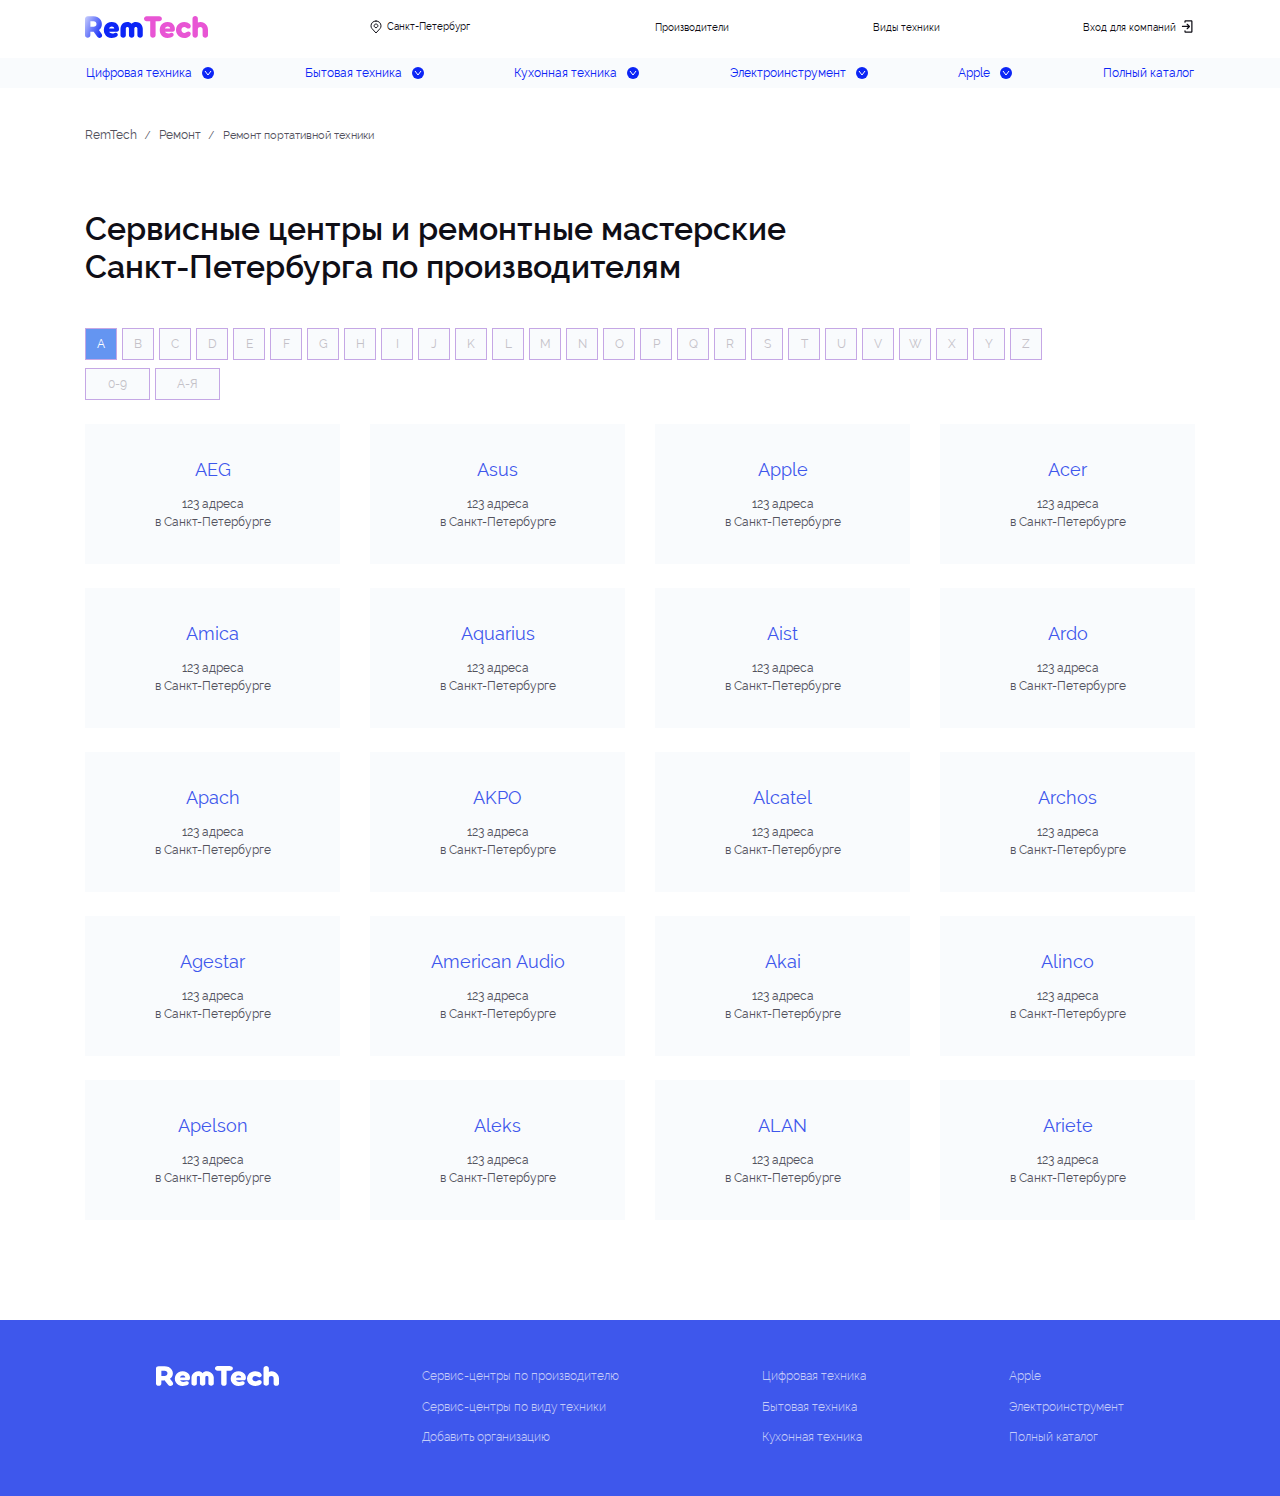
<file: pages/brands.html>
<!doctype html>
<html lang="ru">
<head>
    <meta charset="UTF-8">
    <meta name="viewport" content="width=device-width, initial-scale=1.0">
    <meta http-equiv="X-UA-Compatible" content="ie=edge">
    <title>Document</title>
    <link rel="stylesheet" href="../style/css/style.css">
</head>
<body class="overf">
<header class="header pt-3 pb-3">
    <div class="container">
        <div class="header__wr row align-items-center">
            <div class="col-5 col-md-3">
                <a href="#" class="logo">
                    <img src="../img/logo/logo.svg" alt="logo" class="logo__img">
                </a>
            </div>
            <div class="col-7 col-md-3 d-flex justify-content-between">
                <a href="#" class="header__link d-flex align-items-center"><img src="../img/icons/header/geo.svg" alt="geo">Санкт-Петербург</a>
                <div class="hamburger">
                    <span></span>
                    <span></span>
                    <span></span>
                </div>
            </div>
            <div class="col-12 col-md-6 mt-3 mt-md-0">
                <nav class="header__nav">
                    <ul class="header__list d-flex justify-content-between">
                        <li><a href="../pages/brands.html" class="header__link">Производители</a></li>
                        <li><a href="../pages/types.html" class="header__link">Виды техники</a></li>
                        <li><a href="#" class="header__link">Вход для компаний</a><img src="../img/icons/header/sign.svg" alt="sign"></li>
                    </ul>
                </nav>
            </div>
        </div>
    </div>
    <nav class="nav-menu">
        <div class="container">
            <a href="#" class="logo d-md-none">
                <img src="../img/icons/nav-menu/logo_m-1.svg" alt="logo" class="logo__img">
                <img src="../img/icons/nav-menu/logo_m.svg" alt="logo" class="logo__img logo__tech">
            </a>
            <div class="row nav-menu__wr justify-content-between flex-wrap">
                <div class="col-auto">
                    <div class="dropdown">
                        <a class="nav-menu__click btn btn-secondary dropdown-toggle" href="#" role="button" data-bs-toggle="dropdown" aria-expanded="false">
                            Цифровая техника
                        </a>
                        <ul class="dropdown-menu nav-menu__list" aria-labelledby="dropdownMenuLink">
                            <li><a href="#" class="nav-menu__link">Ремонт ноутбуков</a></li>
                            <li><a href="#" class="nav-menu__link">Ремонт телефонов</a></li>
                            <li><a href="#" class="nav-menu__link">Ремонт планшетов</a></li>
                            <li><a href="#" class="nav-menu__link">Ремонт компьютеров</a></li>
                            <li><a href="#" class="nav-menu__link">Ремонт фотоаппаратов</a></li>
                            <li><a href="#" class="nav-menu__link">Ремонт моноблоков</a></li>
                            <li><a href="#" class="nav-menu__link">Ремонт проекторов</a></li>
                            <li><a href="#" class="nav-menu__link">Ремонт эл. книг</a></li>
                        </ul>
                    </div>
                </div>
                <div class="col-auto">
                    <div class="dropdown">
                        <a class="nav-menu__click btn btn-secondary dropdown-toggle" href="#" role="button" data-bs-toggle="dropdown" aria-expanded="false">
                            Бытовая техника
                        </a>
                        <ul class="dropdown-menu nav-menu__list mt-0" aria-labelledby="dropdownMenuLink">
                            <li><a href="#" class="nav-menu__link">Ремонт утюгов</a></li>
                            <li><a href="#" class="nav-menu__link">Ремонт швейных машин</a></li>
                            <li><a href="#" class="nav-menu__link">Ремонт кофе-машин</a></li>
                            <li><a href="#" class="nav-menu__link">Ремонт водонагревателей</a></li>
                            <li><a href="#" class="nav-menu__link">Ремонт пылесосов</a></li>
                            <li><a href="#" class="nav-menu__link">Ремонт кондиционеров</a></li>
                        </ul>
                    </div>
                </div>
                <div class="col-auto">
                    <div class="dropdown">
                        <a class="nav-menu__click btn btn-secondary dropdown-toggle" href="#" role="button" data-bs-toggle="dropdown" aria-expanded="false">
                            Кухонная техника
                        </a>
                        <ul class="dropdown-menu nav-menu__list mt-0" aria-labelledby="dropdownMenuLink">
                            <li><a href="#" class="nav-menu__link">Ремонт стиральных машин</a></li>
                            <li><a href="#" class="nav-menu__link">Ремонт мультиварок</a></li>
                            <li><a href="#" class="nav-menu__link">Ремонт чайников</a></li>
                            <li><a href="#" class="nav-menu__link">Ремонт блендеров</a></li>
                            <li><a href="#" class="nav-menu__link">Ремонт холодильников</a></li>
                            <li><a href="#" class="nav-menu__link">Ремонт плит</a></li>
                            <li><a href="#" class="nav-menu__link">Ремонт посудомоечных машин</a></li>
                            <li><a href="#" class="nav-menu__link">Ремонт духовок</a></li>
                        </ul>
                    </div>
                </div>
                <div class="col-auto">
                    <div class="dropdown">
                        <a class="nav-menu__click btn btn-secondary dropdown-toggle" href="#" role="button" data-bs-toggle="dropdown" aria-expanded="false">
                            Электроинструмент
                        </a>
                        <ul class="dropdown-menu nav-menu__list mt-0" aria-labelledby="dropdownMenuLink">
                            <li><a href="#" class="nav-menu__link">Ремонт шуруповёртов</a></li>
                            <li><a href="#" class="nav-menu__link">Ремонт дрелей</a></li>
                            <li><a href="#" class="nav-menu__link">Ремонт перфораторов</a></li>
                            <li><a href="#" class="nav-menu__link">Ремонт лобзиков</a></li>
                            <li><a href="#" class="nav-menu__link">Ремонт электропил</a></li>
                            <li><a href="#" class="nav-menu__link">Ремонт сварочных аппаратов</a></li>
                        </ul>
                    </div>
                </div>
                <div class="col-auto">
                    <div class="dropdown">
                        <a class="nav-menu__click btn btn-secondary dropdown-toggle" href="#" role="button" data-bs-toggle="dropdown" aria-expanded="false">
                            Apple
                        </a>
                        <ul class="dropdown-menu nav-menu__list mt-0" aria-labelledby="dropdownMenuLink">
                            <li><a href="#" class="nav-menu__link">Ремонт iPhone</a></li>
                            <li><a href="#" class="nav-menu__link">Ремонт iPad</a></li>
                            <li><a href="#" class="nav-menu__link">Ремонт MacBook</a></li>
                        </ul>
                    </div>
                </div>
                <div class="col-auto d-none d-md-flex">
                    <div class="dropdown">
                        <a href="#" class="nav-menu__click nav-menu__click_af-n d-flex justify-content-center align-items-center">Полный каталог</a>
                    </div>
                </div>
            </div>
        </div>
    </nav>
</header>
<main>
    <div class="container">
        <div class="category__info">
            <a href="#">RemTech</a><span>&frasl;</span><a href="#">Ремонт</a><span>&frasl;</span>Ремонт портативной техники
        </div>
    </div>
    <section class="service-brands">
        <div class="container">
            <div class="row">
                <div class="col-12 col-md-8">
                    <h1 class="title title_large title_left fs-2">Сервисные центры и ремонтные мастерские Санкт-Петербурга по производителям</h1>
                </div>
            </div>
            <div class="service-brands__links d-flex flex-column">
                <div class="d-flex flex-wrap">
                    <a href="#" class="service-brands__link service-brands__link_active">a</a>
                    <a href="#" class="service-brands__link">b</a>
                    <a href="#" class="service-brands__link">c</a>
                    <a href="#" class="service-brands__link">d</a>
                    <a href="#" class="service-brands__link">e</a>
                    <a href="#" class="service-brands__link">f</a>
                    <a href="#" class="service-brands__link">g</a>
                    <a href="#" class="service-brands__link">h</a>
                    <a href="#" class="service-brands__link">i</a>
                    <a href="#" class="service-brands__link">j</a>
                    <a href="#" class="service-brands__link">k</a>
                    <a href="#" class="service-brands__link">l</a>
                    <a href="#" class="service-brands__link">m</a>
                    <a href="#" class="service-brands__link">n</a>
                    <a href="#" class="service-brands__link">o</a>
                    <a href="#" class="service-brands__link">p</a>
                    <a href="#" class="service-brands__link">q</a>
                    <a href="#" class="service-brands__link">r</a>
                    <a href="#" class="service-brands__link">s</a>
                    <a href="#" class="service-brands__link">t</a>
                    <a href="#" class="service-brands__link">u</a>
                    <a href="#" class="service-brands__link">v</a>
                    <a href="#" class="service-brands__link">w</a>
                    <a href="#" class="service-brands__link">x</a>
                    <a href="#" class="service-brands__link">y</a>
                    <a href="#" class="service-brands__link">z</a>
                </div>
                <div class="d-flex mt-2">
                    <a href="#" class="service-brands__link service-brands__link_large">0-9</a>
                    <a href="#" class="service-brands__link service-brands__link_large">а-я</a>
                </div>
            </div>
            <div class="row">
                <div class="col-12 col-sm-6 col-md-4 col-lg-3 mt-4">
                    <div class="service-brands__item d-flex flex-column justify-content-center align-items-center">
                        <a href="#" class="link">AEG</a>
                        <span class="mt-3">123 адреса</span>
                        <span class="mt-1">в Санкт-Петербургe</span>
                    </div>
                </div>
                <div class="col-12 col-sm-6 col-md-4 col-lg-3 mt-4">
                    <div class="service-brands__item d-flex flex-column justify-content-center align-items-center">
                        <a href="#" class="link">Asus</a>
                        <span class="mt-3">123 адреса</span>
                        <span class="mt-1">в Санкт-Петербургe</span>
                    </div>
                </div>
                <div class="col-12 col-sm-6 col-md-4 col-lg-3 mt-4">
                    <div class="service-brands__item d-flex flex-column justify-content-center align-items-center">
                        <a href="#" class="link">Apple</a>
                        <span class="mt-3">123 адреса</span>
                        <span class="mt-1">в Санкт-Петербургe</span>
                    </div>
                </div>
                <div class="col-12 col-sm-6 col-md-4 col-lg-3 mt-4">
                    <div class="service-brands__item d-flex flex-column justify-content-center align-items-center">
                        <a href="#" class="link">Acer</a>
                        <span class="mt-3">123 адреса</span>
                        <span class="mt-1">в Санкт-Петербургe</span>
                    </div>
                </div>
                <div class="col-12 col-sm-6 col-md-4 col-lg-3 mt-4">
                    <div class="service-brands__item d-flex flex-column justify-content-center align-items-center">
                        <a href="#" class="link">Amica</a>
                        <span class="mt-3">123 адреса</span>
                        <span class="mt-1">в Санкт-Петербургe</span>
                    </div>
                </div>
                <div class="col-12 col-sm-6 col-md-4 col-lg-3 mt-4">
                    <div class="service-brands__item d-flex flex-column justify-content-center align-items-center">
                        <a href="#" class="link">Aquarius</a>
                        <span class="mt-3">123 адреса</span>
                        <span class="mt-1">в Санкт-Петербургe</span>
                    </div>
                </div>
                <div class="col-12 col-sm-6 col-md-4 col-lg-3 mt-4">
                    <div class="service-brands__item d-flex flex-column justify-content-center align-items-center">
                        <a href="#" class="link">Aist</a>
                        <span class="mt-3">123 адреса</span>
                        <span class="mt-1">в Санкт-Петербургe</span>
                    </div>
                </div>
                <div class="col-12 col-sm-6 col-md-4 col-lg-3 mt-4">
                    <div class="service-brands__item d-flex flex-column justify-content-center align-items-center">
                        <a href="#" class="link">Ardo</a>
                        <span class="mt-3">123 адреса</span>
                        <span class="mt-1">в Санкт-Петербургe</span>
                    </div>
                </div>
                <div class="col-12 col-sm-6 col-md-4 col-lg-3 mt-4">
                    <div class="service-brands__item d-flex flex-column justify-content-center align-items-center">
                        <a href="#" class="link">Apach</a>
                        <span class="mt-3">123 адреса</span>
                        <span class="mt-1">в Санкт-Петербургe</span>
                    </div>
                </div>
                <div class="col-12 col-sm-6 col-md-4 col-lg-3 mt-4">
                    <div class="service-brands__item d-flex flex-column justify-content-center align-items-center">
                        <a href="#" class="link">AKPO</a>
                        <span class="mt-3">123 адреса</span>
                        <span class="mt-1">в Санкт-Петербургe</span>
                    </div>
                </div>
                <div class="col-12 col-sm-6 col-md-4 col-lg-3 mt-4">
                    <div class="service-brands__item d-flex flex-column justify-content-center align-items-center">
                        <a href="#" class="link">Alcatel</a>
                        <span class="mt-3">123 адреса</span>
                        <span class="mt-1">в Санкт-Петербургe</span>
                    </div>
                </div>
                <div class="col-12 col-sm-6 col-md-4 col-lg-3 mt-4">
                    <div class="service-brands__item d-flex flex-column justify-content-center align-items-center">
                        <a href="#" class="link">Archos</a>
                        <span class="mt-3">123 адреса</span>
                        <span class="mt-1">в Санкт-Петербургe</span>
                    </div>
                </div>
                <div class="col-12 col-sm-6 col-md-4 col-lg-3 mt-4">
                    <div class="service-brands__item d-flex flex-column justify-content-center align-items-center">
                        <a href="#" class="link">Agestar</a>
                        <span class="mt-3">123 адреса</span>
                        <span class="mt-1">в Санкт-Петербургe</span>
                    </div>
                </div>
                <div class="col-12 col-sm-6 col-md-4 col-lg-3 mt-4">
                    <div class="service-brands__item d-flex flex-column justify-content-center align-items-center">
                        <a href="#" class="link">American Audio</a>
                        <span class="mt-3">123 адреса</span>
                        <span class="mt-1">в Санкт-Петербургe</span>
                    </div>
                </div>
                <div class="col-12 col-sm-6 col-md-4 col-lg-3 mt-4">
                    <div class="service-brands__item d-flex flex-column justify-content-center align-items-center">
                        <a href="#" class="link">Akai</a>
                        <span class="mt-3">123 адреса</span>
                        <span class="mt-1">в Санкт-Петербургe</span>
                    </div>
                </div>
                <div class="col-12 col-sm-6 col-md-4 col-lg-3 mt-4">
                    <div class="service-brands__item d-flex flex-column justify-content-center align-items-center">
                        <a href="#" class="link">Alinco</a>
                        <span class="mt-3">123 адреса</span>
                        <span class="mt-1">в Санкт-Петербургe</span>
                    </div>
                </div>
                <div class="col-12 col-sm-6 col-md-4 col-lg-3 mt-4">
                    <div class="service-brands__item d-flex flex-column justify-content-center align-items-center">
                        <a href="#" class="link">Apelson</a>
                        <span class="mt-3">123 адреса</span>
                        <span class="mt-1">в Санкт-Петербургe</span>
                    </div>
                </div>
                <div class="col-12 col-sm-6 col-md-4 col-lg-3 mt-4">
                    <div class="service-brands__item d-flex flex-column justify-content-center align-items-center">
                        <a href="#" class="link">Aleks</a>
                        <span class="mt-3">123 адреса</span>
                        <span class="mt-1">в Санкт-Петербургe</span>
                    </div>
                </div>
                <div class="col-12 col-sm-6 col-md-4 col-lg-3 mt-4">
                    <div class="service-brands__item d-flex flex-column justify-content-center align-items-center">
                        <a href="#" class="link">ALAN</a>
                        <span class="mt-3">123 адреса</span>
                        <span class="mt-1">в Санкт-Петербургe</span>
                    </div>
                </div>
                <div class="col-12 col-sm-6 col-md-4 col-lg-3 mt-4">
                    <div class="service-brands__item d-flex flex-column justify-content-center align-items-center">
                        <a href="#" class="link">Ariete</a>
                        <span class="mt-3">123 адреса</span>
                        <span class="mt-1">в Санкт-Петербургe</span>
                    </div>
                </div>
            </div>
        </div>
    </section>
</main>
<footer class="footer">
    <div class="container">
        <div class="footer__wrapper">
            <div class="footer__list">
                <a href="#" class="footer__logo"><img src="../img/logo/footer-logo.svg" alt="footer-logo"></a>
            </div>
            <ul class="footer__list">
                <li><a href="#" class="footer__link">Сервис-центры по производителю</a></li>
                <li><a href="#" class="footer__link">Сервис-центры по виду техники</a></li>
                <li><a href="#" class="footer__link">Добавить организацию</a></li>
            </ul>
            <ul class="footer__list">
                <li><a href="#" class="footer__link">Цифровая техника</a></li>
                <li><a href="#" class="footer__link">Бытовая техника</a></li>
                <li><a href="#" class="footer__link">Кухонная техника</a></li>
            </ul>
            <ul class="footer__list">
                <li><a href="#" class="footer__link">Apple</a></li>
                <li><a href="#" class="footer__link">Электроинструмент</a></li>
                <li><a href="#" class="footer__link">Полный каталог</a></li>
            </ul>
        </div>
    </div>
</footer>
<script src="https://cdn.jsdelivr.net/npm/bootstrap@5.1.1/dist/js/bootstrap.bundle.min.js" integrity="sha384-/bQdsTh/da6pkI1MST/rWKFNjaCP5gBSY4sEBT38Q/9RBh9AH40zEOg7Hlq2THRZ" crossorigin="anonymous"></script>
<script src="../script/script.js"></script>
</body>
</html>
</file>
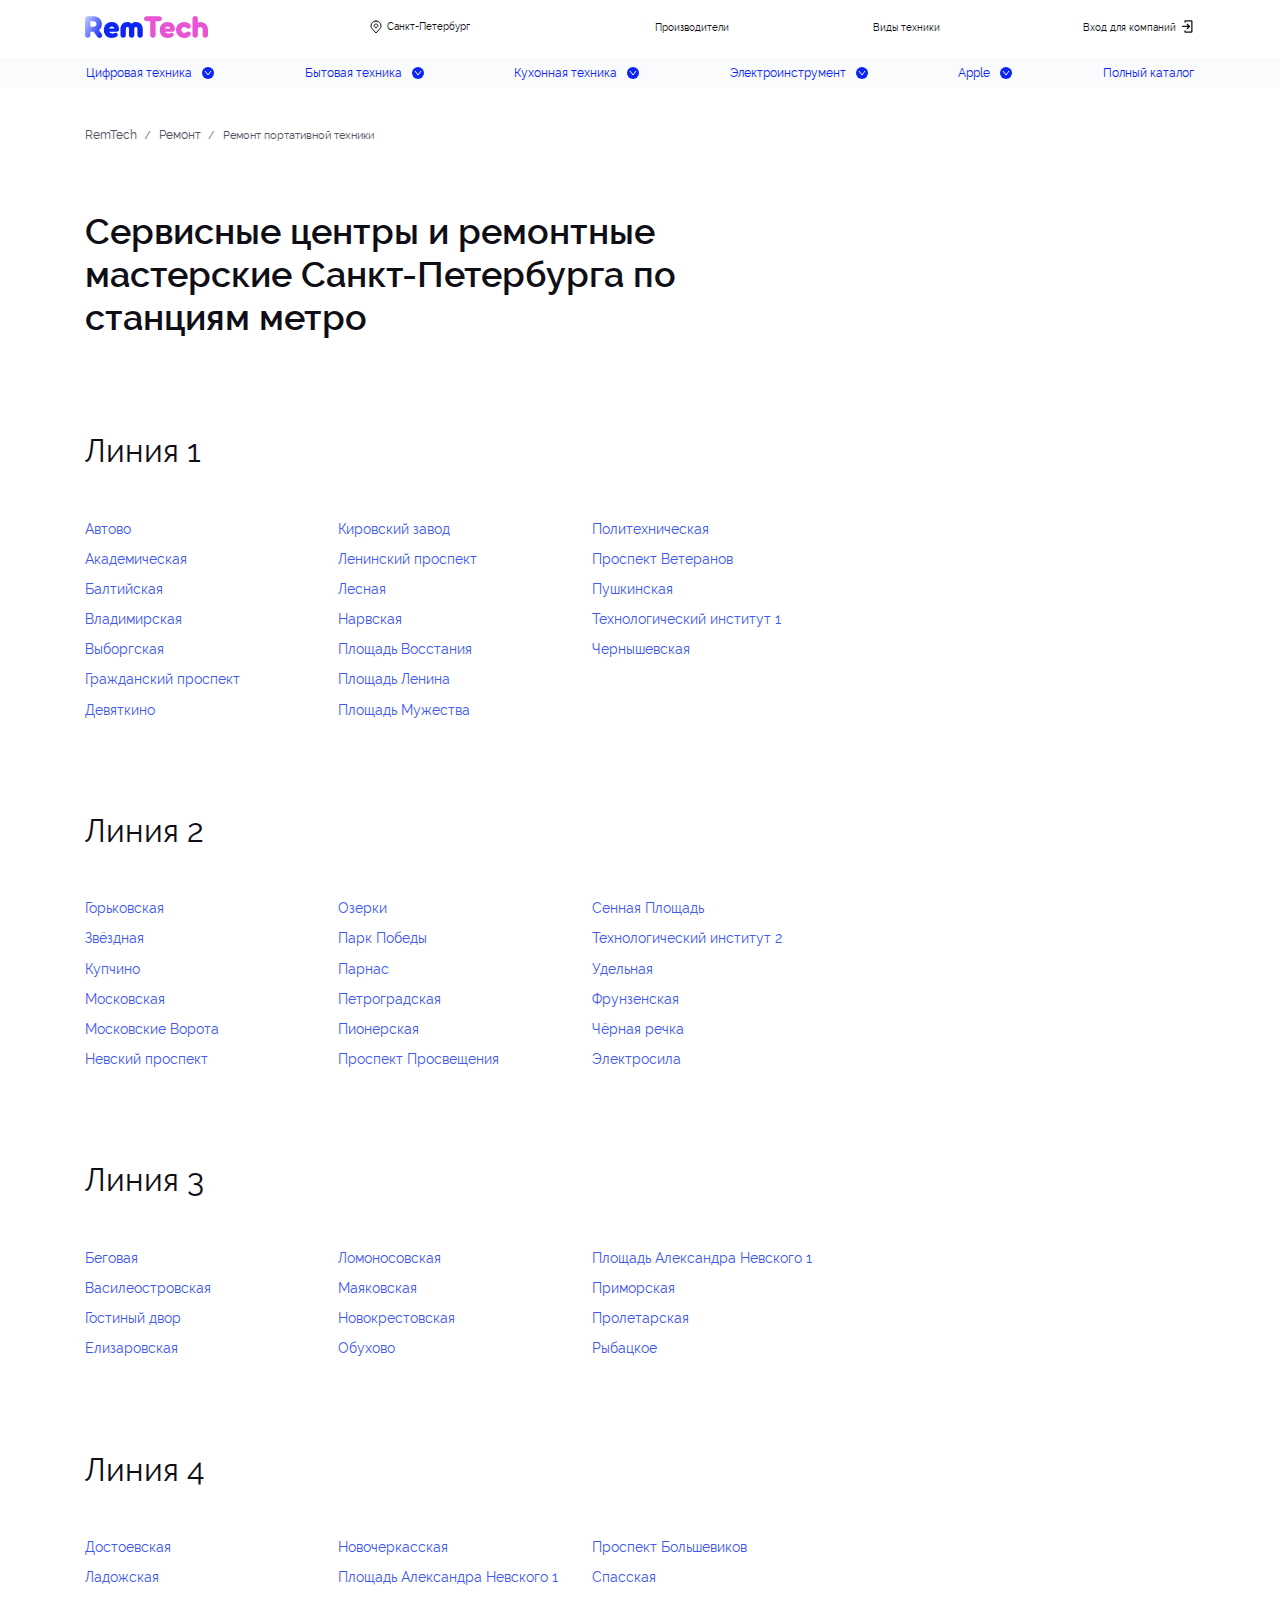
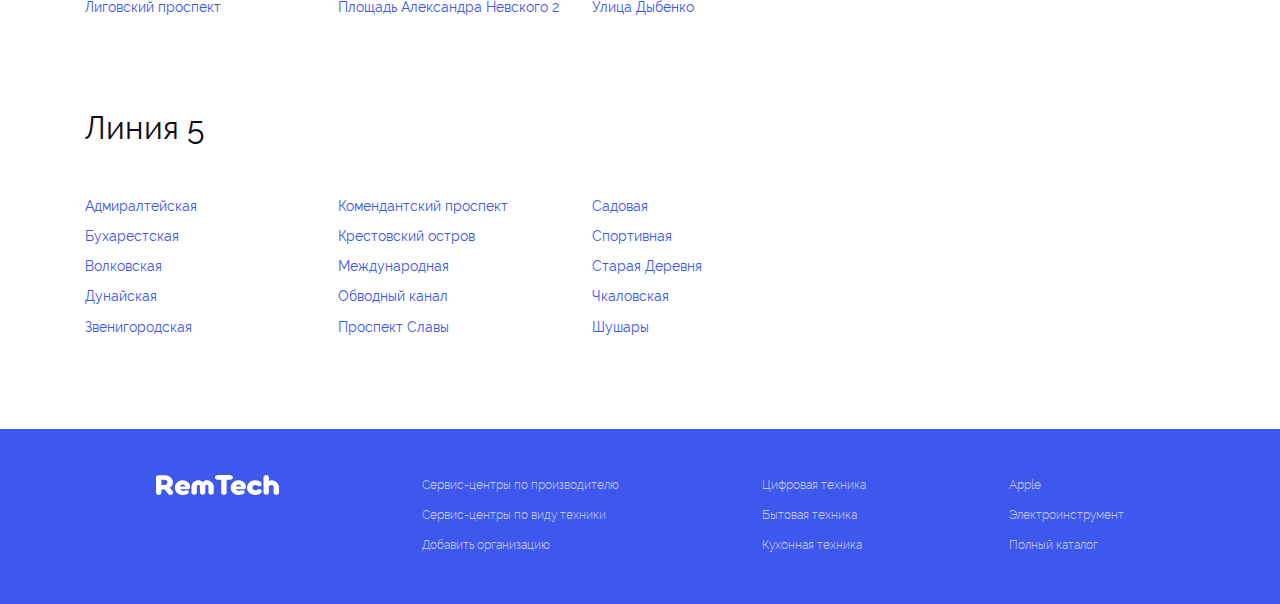
<file: pages/metro-masters.html>
<!doctype html>
<html lang="ru">
<head>
    <meta charset="UTF-8">
    <meta name="viewport" content="width=device-width, initial-scale=1.0">
    <meta http-equiv="X-UA-Compatible" content="ie=edge">
    <title>Document</title>
    <link rel="stylesheet" href="../style/css/style.css">
</head>
<body class="overf">
<header class="header pt-3 pb-3">
    <div class="container">
        <div class="header__wr row align-items-center">
            <div class="col-5 col-md-3">
                <a href="#" class="logo">
                    <img src="../img/logo/logo.svg" alt="logo" class="logo__img">
                </a>
            </div>
            <div class="col-7 col-md-3 d-flex justify-content-between">
                <a href="#" class="header__link d-flex align-items-center"><img src="../img/icons/header/geo.svg" alt="geo">Санкт-Петербург</a>
                <div class="hamburger">
                    <span></span>
                    <span></span>
                    <span></span>
                </div>
            </div>
            <div class="col-12 col-md-6 mt-3 mt-md-0">
                <nav class="header__nav">
                    <ul class="header__list d-flex justify-content-between">
                        <li><a href="../pages/brands.html" class="header__link">Производители</a></li>
                        <li><a href="../pages/types.html" class="header__link">Виды техники</a></li>
                        <li><a href="#" class="header__link">Вход для компаний</a><img src="../img/icons/header/sign.svg" alt="sign"></li>
                    </ul>
                </nav>
            </div>
        </div>
    </div>
    <nav class="nav-menu">
        <div class="container">
            <a href="#" class="logo d-md-none">
                <img src="../img/icons/nav-menu/logo_m-1.svg" alt="logo" class="logo__img">
                <img src="../img/icons/nav-menu/logo_m.svg" alt="logo" class="logo__img logo__tech">
            </a>
            <div class="row nav-menu__wr justify-content-between flex-wrap">
                <div class="col-auto">
                    <div class="dropdown">
                        <a class="nav-menu__click btn btn-secondary dropdown-toggle" href="#" role="button" data-bs-toggle="dropdown" aria-expanded="false">
                            Цифровая техника
                        </a>
                        <ul class="dropdown-menu nav-menu__list" aria-labelledby="dropdownMenuLink">
                            <li><a href="#" class="nav-menu__link">Ремонт ноутбуков</a></li>
                            <li><a href="#" class="nav-menu__link">Ремонт телефонов</a></li>
                            <li><a href="#" class="nav-menu__link">Ремонт планшетов</a></li>
                            <li><a href="#" class="nav-menu__link">Ремонт компьютеров</a></li>
                            <li><a href="#" class="nav-menu__link">Ремонт фотоаппаратов</a></li>
                            <li><a href="#" class="nav-menu__link">Ремонт моноблоков</a></li>
                            <li><a href="#" class="nav-menu__link">Ремонт проекторов</a></li>
                            <li><a href="#" class="nav-menu__link">Ремонт эл. книг</a></li>
                        </ul>
                    </div>
                </div>
                <div class="col-auto">
                    <div class="dropdown">
                        <a class="nav-menu__click btn btn-secondary dropdown-toggle" href="#" role="button" data-bs-toggle="dropdown" aria-expanded="false">
                            Бытовая техника
                        </a>
                        <ul class="dropdown-menu nav-menu__list mt-0" aria-labelledby="dropdownMenuLink">
                            <li><a href="#" class="nav-menu__link">Ремонт утюгов</a></li>
                            <li><a href="#" class="nav-menu__link">Ремонт швейных машин</a></li>
                            <li><a href="#" class="nav-menu__link">Ремонт кофе-машин</a></li>
                            <li><a href="#" class="nav-menu__link">Ремонт водонагревателей</a></li>
                            <li><a href="#" class="nav-menu__link">Ремонт пылесосов</a></li>
                            <li><a href="#" class="nav-menu__link">Ремонт кондиционеров</a></li>
                        </ul>
                    </div>
                </div>
                <div class="col-auto">
                    <div class="dropdown">
                        <a class="nav-menu__click btn btn-secondary dropdown-toggle" href="#" role="button" data-bs-toggle="dropdown" aria-expanded="false">
                            Кухонная техника
                        </a>
                        <ul class="dropdown-menu nav-menu__list mt-0" aria-labelledby="dropdownMenuLink">
                            <li><a href="#" class="nav-menu__link">Ремонт стиральных машин</a></li>
                            <li><a href="#" class="nav-menu__link">Ремонт мультиварок</a></li>
                            <li><a href="#" class="nav-menu__link">Ремонт чайников</a></li>
                            <li><a href="#" class="nav-menu__link">Ремонт блендеров</a></li>
                            <li><a href="#" class="nav-menu__link">Ремонт холодильников</a></li>
                            <li><a href="#" class="nav-menu__link">Ремонт плит</a></li>
                            <li><a href="#" class="nav-menu__link">Ремонт посудомоечных машин</a></li>
                            <li><a href="#" class="nav-menu__link">Ремонт духовок</a></li>
                        </ul>
                    </div>
                </div>
                <div class="col-auto">
                    <div class="dropdown">
                        <a class="nav-menu__click btn btn-secondary dropdown-toggle" href="#" role="button" data-bs-toggle="dropdown" aria-expanded="false">
                            Электроинструмент
                        </a>
                        <ul class="dropdown-menu nav-menu__list mt-0" aria-labelledby="dropdownMenuLink">
                            <li><a href="#" class="nav-menu__link">Ремонт шуруповёртов</a></li>
                            <li><a href="#" class="nav-menu__link">Ремонт дрелей</a></li>
                            <li><a href="#" class="nav-menu__link">Ремонт перфораторов</a></li>
                            <li><a href="#" class="nav-menu__link">Ремонт лобзиков</a></li>
                            <li><a href="#" class="nav-menu__link">Ремонт электропил</a></li>
                            <li><a href="#" class="nav-menu__link">Ремонт сварочных аппаратов</a></li>
                        </ul>
                    </div>
                </div>
                <div class="col-auto">
                    <div class="dropdown">
                        <a class="nav-menu__click btn btn-secondary dropdown-toggle" href="#" role="button" data-bs-toggle="dropdown" aria-expanded="false">
                            Apple
                        </a>
                        <ul class="dropdown-menu nav-menu__list mt-0" aria-labelledby="dropdownMenuLink">
                            <li><a href="#" class="nav-menu__link">Ремонт iPhone</a></li>
                            <li><a href="#" class="nav-menu__link">Ремонт iPad</a></li>
                            <li><a href="#" class="nav-menu__link">Ремонт MacBook</a></li>
                        </ul>
                    </div>
                </div>
                <div class="col-auto d-none d-md-flex">
                    <div class="dropdown">
                        <a href="#" class="nav-menu__click nav-menu__click_af-n d-flex justify-content-center align-items-center">Полный каталог</a>
                    </div>
                </div>
            </div>
        </div>
    </nav>
</header>
<main>
    <div class="container">
        <div class="category__info">
            <a href="#">RemTech</a><span>&frasl;</span><a href="#">Ремонт</a><span>&frasl;</span>Ремонт портативной техники
        </div>
    </div>
    <section class="service-center">
        <div class="container">
            <div class="row">
                <div class="col-12 col-lg-8">
                    <h1 class="title title_large title_left">Сервисные центры и ремонтные мастерские Санкт-Петербурга по станциям метро</h1>
                    <div class="service-center__line">
                        <h2 class="title title_left fs-2">Линия 1</h2>
                        <div class="row mt-2 mt-sm-5 flex-column flex-sm-row justify-content-sm-between justify-content-sm-start">
                            <ul class="col-12 col-sm-6 col-md-4 service-center__list">
                                <li><a href="#" class="link">Автово</a></li>
                                <li><a href="#" class="link">Академическая</a></li>
                                <li><a href="#" class="link">Балтийская</a></li>
                                <li><a href="#" class="link">Владимирская</a></li>
                                <li><a href="#" class="link">Выборгская</a></li>
                                <li><a href="#" class="link">Гражданский проспект</a></li>
                                <li><a href="#" class="link">Девяткино</a></li>
                            </ul>
                            <ul class="col-12 mt-2 mt-md-0 col-sm-6 col-md-4 service-center__list">
                                <li><a href="#" class="link">Кировский завод</a></li>
                                <li><a href="#" class="link">Ленинский проспект</a></li>
                                <li><a href="#" class="link">Лесная</a></li>
                                <li><a href="#" class="link">Нарвская</a></li>
                                <li><a href="#" class="link">Площадь Восстания</a></li>
                                <li><a href="#" class="link">Площадь Ленина</a></li>
                                <li><a href="#" class="link">Площадь Мужества</a></li>
                            </ul>
                            <ul class="col-12 mt-2 mt-md-0 col-sm-6 col-md-4 service-center__list">
                                <li><a href="#" class="link">Политехническая</a></li>
                                <li><a href="#" class="link">Проспект Ветеранов</a></li>
                                <li><a href="#" class="link">Пушкинская</a></li>
                                <li><a href="#" class="link">Технологический институт 1</a></li>
                                <li><a href="#" class="link">Чернышевская</a></li>
                            </ul>
                        </div>
                    </div>
                    <div class="service-center__line">
                        <h2 class="title title_left fs-2">Линия 2</h2>
                        <div class="row mt-5 flex-column flex-sm-row justify-content-sm-between justify-content-sm-start">
                            <ul class="col-12 col-sm-6 col-md-4 service-center__list">
                                <li><a href="#" class="link">Горьковская</a></li>
                                <li><a href="#" class="link">Звёздная</a></li>
                                <li><a href="#" class="link">Купчино</a></li>
                                <li><a href="#" class="link">Московская</a></li>
                                <li><a href="#" class="link">Московские Ворота</a></li>
                                <li><a href="#" class="link">Невский проспект</a></li>
                            </ul>
                            <ul class="col-12 mt-2 mt-md-0 col-sm-6 col-md-4 service-center__list">
                                <li><a href="#" class="link">Озерки</a></li>
                                <li><a href="#" class="link">Парк Победы</a></li>
                                <li><a href="#" class="link">Парнас</a></li>
                                <li><a href="#" class="link">Петроградская</a></li>
                                <li><a href="#" class="link">Пионерская</a></li>
                                <li><a href="#" class="link">Проспект Просвещения</a></li>
                            </ul>
                            <ul class="col-12 mt-2 mt-md-0 col-sm-6 col-md-4 service-center__list">
                                <li><a href="#" class="link">Сенная Площадь</a></li>
                                <li><a href="#" class="link">Технологический институт 2</a></li>
                                <li><a href="#" class="link">Удельная</a></li>
                                <li><a href="#" class="link">Фрунзенская</a></li>
                                <li><a href="#" class="link">Чёрная речка</a></li>
                                <li><a href="#" class="link">Электросила</a></li>
                            </ul>
                        </div>
                    </div>
                    <div class="service-center__line">
                        <h2 class="title title_left fs-2">Линия 3</h2>
                        <div class="row mt-5 flex-column flex-sm-row justify-content-sm-between justify-content-sm-start">
                            <ul class="col-12 col-sm-6 col-md-4 service-center__list">
                                <li><a href="#" class="link">Беговая</a></li>
                                <li><a href="#" class="link">Василеостровская</a></li>
                                <li><a href="#" class="link">Гостиный двор</a></li>
                                <li><a href="#" class="link">Елизаровская</a></li>
                            </ul>
                            <ul class="col-12 mt-2 mt-md-0 col-sm-6 col-md-4 service-center__list">
                                <li><a href="#" class="link">Ломоносовская</a></li>
                                <li><a href="#" class="link">Маяковская</a></li>
                                <li><a href="#" class="link">Новокрестовская</a></li>
                                <li><a href="#" class="link">Обухово</a></li>
                            </ul>
                            <ul class="col-12 mt-2 mt-md-0 col-sm-6 col-md-4 service-center__list">
                                <li><a href="#" class="link">Площадь Александра Невского 1</a></li>
                                <li><a href="#" class="link">Приморская</a></li>
                                <li><a href="#" class="link">Пролетарская</a></li>
                                <li><a href="#" class="link">Рыбацкое</a></li>
                            </ul>
                        </div>
                    </div>
                    <div class="service-center__line">
                        <h2 class="title title_left fs-2">Линия 4</h2>
                        <div class="row mt-5 flex-column flex-sm-row justify-content-sm-between justify-content-sm-start">
                            <ul class="col-12 col-sm-6 col-md-4 service-center__list">
                                <li><a href="#" class="link">Достоевская</a></li>
                                <li><a href="#" class="link">Ладожская</a></li>
                                <li><a href="#" class="link">Лиговский проспект</a></li>
                            </ul>
                            <ul class="col-12 mt-2 mt-md-0 col-sm-6 col-md-4 service-center__list">
                                <li><a href="#" class="link">Новочеркасская</a></li>
                                <li><a href="#" class="link">Площадь Александра Невского 1</a></li>
                                <li><a href="#" class="link">Площадь Александра Невского 2</a></li>
                            </ul>
                            <ul class="col-12 mt-2 mt-md-0 col-sm-6 col-md-4 service-center__list">
                                <li><a href="#" class="link">Проспект Большевиков</a></li>
                                <li><a href="#" class="link">Спасская</a></li>
                                <li><a href="#" class="link">Улица Дыбенко</a></li>
                            </ul>
                        </div>
                    </div>
                    <div class="service-center__line">
                        <h2 class="title title_left fs-2">Линия 5</h2>
                        <div class="row mt-5 flex-column flex-sm-row justify-content-sm-between justify-content-sm-startflex-column flex-sm-row justify-content-sm-between justify-content-sm-start">
                            <ul class="col-12 col-sm-6 col-md-4 service-center__list">
                                <li><a href="#" class="link">Адмиралтейская</a></li>
                                <li><a href="#" class="link">Бухарестская</a></li>
                                <li><a href="#" class="link">Волковская</a></li>
                                <li><a href="#" class="link">Дунайская</a></li>
                                <li><a href="#" class="link">Звенигородская</a></li>
                            </ul>
                            <ul class="col-12 mt-2 mt-md-0 col-sm-6 col-md-4 service-center__list">
                                <li><a href="#" class="link">Комендантский проспект</a></li>
                                <li><a href="#" class="link">Крестовский остров</a></li>
                                <li><a href="#" class="link">Международная</a></li>
                                <li><a href="#" class="link">Обводный канал</a></li>
                                <li><a href="#" class="link">Проспект Славы</a></li>
                            </ul>
                            <ul class="col-12 mt-2 mt-md-0 col-sm-6 col-md-4 service-center__list">
                                <li><a href="#" class="link">Садовая</a></li>
                                <li><a href="#" class="link">Спортивная</a></li>
                                <li><a href="#" class="link">Старая Деревня</a></li>
                                <li><a href="#" class="link">Чкаловская</a></li>
                                <li><a href="#" class="link">Шушары</a></li>
                            </ul>
                        </div>
                    </div>
                </div>
            </div>
        </div>
    </section>
</main>
<footer class="footer">
    <div class="container">
        <div class="footer__wrapper">
            <div class="footer__list">
                <a href="#" class="footer__logo"><img src="../img/logo/footer-logo.svg" alt="footer-logo"></a>
            </div>
            <ul class="footer__list">
                <li><a href="#" class="footer__link">Сервис-центры по производителю</a></li>
                <li><a href="#" class="footer__link">Сервис-центры по виду техники</a></li>
                <li><a href="#" class="footer__link">Добавить организацию</a></li>
            </ul>
            <ul class="footer__list">
                <li><a href="#" class="footer__link">Цифровая техника</a></li>
                <li><a href="#" class="footer__link">Бытовая техника</a></li>
                <li><a href="#" class="footer__link">Кухонная техника</a></li>
            </ul>
            <ul class="footer__list">
                <li><a href="#" class="footer__link">Apple</a></li>
                <li><a href="#" class="footer__link">Электроинструмент</a></li>
                <li><a href="#" class="footer__link">Полный каталог</a></li>
            </ul>
        </div>
    </div>
</footer>
<script src="https://cdn.jsdelivr.net/npm/bootstrap@5.1.1/dist/js/bootstrap.bundle.min.js" integrity="sha384-/bQdsTh/da6pkI1MST/rWKFNjaCP5gBSY4sEBT38Q/9RBh9AH40zEOg7Hlq2THRZ" crossorigin="anonymous"></script>
<script src="../script/script.js"></script>
</body>
</html>
</file>
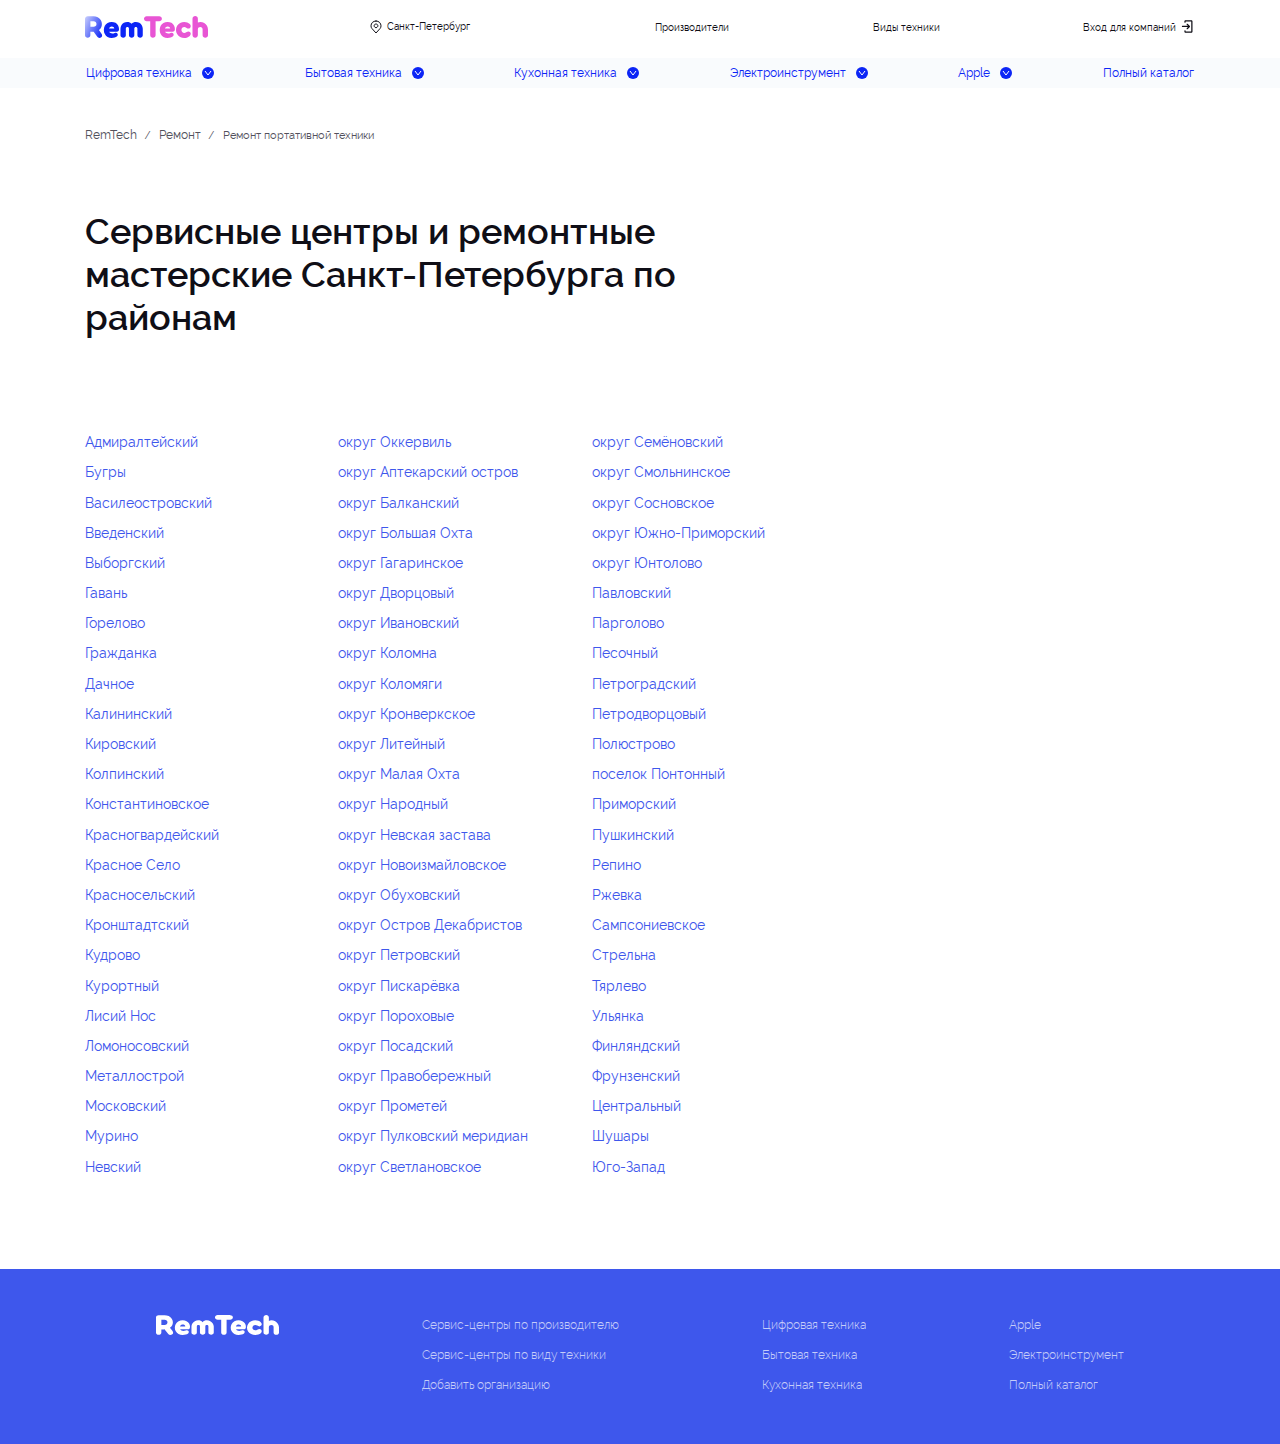
<file: pages/raion-masters.html>
<!doctype html>
<html lang="ru">
<head>
    <meta charset="UTF-8">
    <meta name="viewport" content="width=device-width, initial-scale=1.0">
    <meta http-equiv="X-UA-Compatible" content="ie=edge">
    <title>Document</title>
    <link rel="stylesheet" href="../style/css/style.css">
</head>
<body class="overf">
<header class="header pt-3 pb-3">
    <div class="container">
        <div class="header__wr row align-items-center">
            <div class="col-5 col-md-3">
                <a href="#" class="logo">
                    <img src="../img/logo/logo.svg" alt="logo" class="logo__img">
                </a>
            </div>
            <div class="col-7 col-md-3 d-flex justify-content-between">
                <a href="#" class="header__link d-flex align-items-center"><img src="../img/icons/header/geo.svg" alt="geo">Санкт-Петербург</a>
                <div class="hamburger">
                    <span></span>
                    <span></span>
                    <span></span>
                </div>
            </div>
            <div class="col-12 col-md-6 mt-3 mt-md-0">
                <nav class="header__nav">
                    <ul class="header__list d-flex justify-content-between">
                        <li><a href="../pages/brands.html" class="header__link">Производители</a></li>
                        <li><a href="../pages/types.html" class="header__link">Виды техники</a></li>
                        <li><a href="#" class="header__link">Вход для компаний</a><img src="../img/icons/header/sign.svg" alt="sign"></li>
                    </ul>
                </nav>
            </div>
        </div>
    </div>
    <nav class="nav-menu">
        <div class="container">
            <a href="#" class="logo d-md-none">
                <img src="../img/icons/nav-menu/logo_m-1.svg" alt="logo" class="logo__img">
                <img src="../img/icons/nav-menu/logo_m.svg" alt="logo" class="logo__img logo__tech">
            </a>
            <div class="row nav-menu__wr justify-content-between flex-wrap">
                <div class="col-auto">
                    <div class="dropdown">
                        <a class="nav-menu__click btn btn-secondary dropdown-toggle" href="#" role="button" data-bs-toggle="dropdown" aria-expanded="false">
                            Цифровая техника
                        </a>
                        <ul class="dropdown-menu nav-menu__list" aria-labelledby="dropdownMenuLink">
                            <li><a href="#" class="nav-menu__link">Ремонт ноутбуков</a></li>
                            <li><a href="#" class="nav-menu__link">Ремонт телефонов</a></li>
                            <li><a href="#" class="nav-menu__link">Ремонт планшетов</a></li>
                            <li><a href="#" class="nav-menu__link">Ремонт компьютеров</a></li>
                            <li><a href="#" class="nav-menu__link">Ремонт фотоаппаратов</a></li>
                            <li><a href="#" class="nav-menu__link">Ремонт моноблоков</a></li>
                            <li><a href="#" class="nav-menu__link">Ремонт проекторов</a></li>
                            <li><a href="#" class="nav-menu__link">Ремонт эл. книг</a></li>
                        </ul>
                    </div>
                </div>
                <div class="col-auto">
                    <div class="dropdown">
                        <a class="nav-menu__click btn btn-secondary dropdown-toggle" href="#" role="button" data-bs-toggle="dropdown" aria-expanded="false">
                            Бытовая техника
                        </a>
                        <ul class="dropdown-menu nav-menu__list mt-0" aria-labelledby="dropdownMenuLink">
                            <li><a href="#" class="nav-menu__link">Ремонт утюгов</a></li>
                            <li><a href="#" class="nav-menu__link">Ремонт швейных машин</a></li>
                            <li><a href="#" class="nav-menu__link">Ремонт кофе-машин</a></li>
                            <li><a href="#" class="nav-menu__link">Ремонт водонагревателей</a></li>
                            <li><a href="#" class="nav-menu__link">Ремонт пылесосов</a></li>
                            <li><a href="#" class="nav-menu__link">Ремонт кондиционеров</a></li>
                        </ul>
                    </div>
                </div>
                <div class="col-auto">
                    <div class="dropdown">
                        <a class="nav-menu__click btn btn-secondary dropdown-toggle" href="#" role="button" data-bs-toggle="dropdown" aria-expanded="false">
                            Кухонная техника
                        </a>
                        <ul class="dropdown-menu nav-menu__list mt-0" aria-labelledby="dropdownMenuLink">
                            <li><a href="#" class="nav-menu__link">Ремонт стиральных машин</a></li>
                            <li><a href="#" class="nav-menu__link">Ремонт мультиварок</a></li>
                            <li><a href="#" class="nav-menu__link">Ремонт чайников</a></li>
                            <li><a href="#" class="nav-menu__link">Ремонт блендеров</a></li>
                            <li><a href="#" class="nav-menu__link">Ремонт холодильников</a></li>
                            <li><a href="#" class="nav-menu__link">Ремонт плит</a></li>
                            <li><a href="#" class="nav-menu__link">Ремонт посудомоечных машин</a></li>
                            <li><a href="#" class="nav-menu__link">Ремонт духовок</a></li>
                        </ul>
                    </div>
                </div>
                <div class="col-auto">
                    <div class="dropdown">
                        <a class="nav-menu__click btn btn-secondary dropdown-toggle" href="#" role="button" data-bs-toggle="dropdown" aria-expanded="false">
                            Электроинструмент
                        </a>
                        <ul class="dropdown-menu nav-menu__list mt-0" aria-labelledby="dropdownMenuLink">
                            <li><a href="#" class="nav-menu__link">Ремонт шуруповёртов</a></li>
                            <li><a href="#" class="nav-menu__link">Ремонт дрелей</a></li>
                            <li><a href="#" class="nav-menu__link">Ремонт перфораторов</a></li>
                            <li><a href="#" class="nav-menu__link">Ремонт лобзиков</a></li>
                            <li><a href="#" class="nav-menu__link">Ремонт электропил</a></li>
                            <li><a href="#" class="nav-menu__link">Ремонт сварочных аппаратов</a></li>
                        </ul>
                    </div>
                </div>
                <div class="col-auto">
                    <div class="dropdown">
                        <a class="nav-menu__click btn btn-secondary dropdown-toggle" href="#" role="button" data-bs-toggle="dropdown" aria-expanded="false">
                            Apple
                        </a>
                        <ul class="dropdown-menu nav-menu__list mt-0" aria-labelledby="dropdownMenuLink">
                            <li><a href="#" class="nav-menu__link">Ремонт iPhone</a></li>
                            <li><a href="#" class="nav-menu__link">Ремонт iPad</a></li>
                            <li><a href="#" class="nav-menu__link">Ремонт MacBook</a></li>
                        </ul>
                    </div>
                </div>
                <div class="col-auto d-none d-md-flex">
                    <div class="dropdown">
                        <a href="#" class="nav-menu__click nav-menu__click_af-n d-flex justify-content-center align-items-center">Полный каталог</a>
                    </div>
                </div>
            </div>
        </div>
    </nav>
</header>
<main>
    <div class="container">
        <div class="category__info">
            <a href="#">RemTech</a><span>&frasl;</span><a href="#">Ремонт</a><span>&frasl;</span>Ремонт портативной техники
        </div>
    </div>
    <section class="service-center">
        <div class="container">
            <div class="row">
                <div class="col-12 col-lg-8">
                    <h1 class="title title_large title_left">Сервисные центры и ремонтные мастерские Санкт-Петербурга по районам</h1>
                    <div class="service-center__line">
                        <div class="row mt-2 mt-sm-5 flex-column flex-sm-row justify-content-sm-between justify-content-sm-start">
                            <ul class="col-12 col-sm-6 col-md-4 service-center__list">
                                <li><a href="#" class="link">Адмиралтейский</a></li>
                                <li><a href="#" class="link">Бугры</a></li>
                                <li><a href="#" class="link">Василеостровский</a></li>
                                <li><a href="#" class="link">Введенский</a></li>
                                <li><a href="#" class="link">Выборгский</a></li>
                                <li><a href="#" class="link">Гавань</a></li>
                                <li><a href="#" class="link">Горелово</a></li>
                                <li><a href="#" class="link">Гражданка</a></li>
                                <li><a href="#" class="link">Дачное</a></li>
                                <li><a href="#" class="link">Калининский</a></li>
                                <li><a href="#" class="link">Кировский</a></li>
                                <li><a href="#" class="link">Колпинский</a></li>
                                <li><a href="#" class="link">Константиновское</a></li>
                                <li><a href="#" class="link">Красногвардейский</a></li>
                                <li><a href="#" class="link">Красное Село</a></li>
                                <li><a href="#" class="link">Красносельский</a></li>
                                <li><a href="#" class="link">Кронштадтский</a></li>
                                <li><a href="#" class="link">Кудрово</a></li>
                                <li><a href="#" class="link">Курортный</a></li>
                                <li><a href="#" class="link">Лисий Нос</a></li>
                                <li><a href="#" class="link">Ломоносовский</a></li>
                                <li><a href="#" class="link">Металлострой</a></li>
                                <li><a href="#" class="link">Московский</a></li>
                                <li><a href="#" class="link">Мурино</a></li>
                                <li><a href="#" class="link">Невский</a></li>
                            </ul>
                            <ul class="col-12 mt-2 mt-sm-0 col-sm-6 col-md-4 service-center__list">
                                <li><a href="#" class="link">округ Оккервиль</a></li>
                                <li><a href="#" class="link">округ Аптекарский остров</a></li>
                                <li><a href="#" class="link">округ Балканский</a></li>
                                <li><a href="#" class="link">округ Большая Охта</a></li>
                                <li><a href="#" class="link">округ Гагаринское</a></li>
                                <li><a href="#" class="link">округ Дворцовый</a></li>
                                <li><a href="#" class="link">округ Ивановский</a></li>
                                <li><a href="#" class="link">округ Коломна</a></li>
                                <li><a href="#" class="link">округ Коломяги</a></li>
                                <li><a href="#" class="link">округ Кронверкское</a></li>
                                <li><a href="#" class="link">округ Литейный</a></li>
                                <li><a href="#" class="link">округ Малая Охта</a></li>
                                <li><a href="#" class="link">округ Народный</a></li>
                                <li><a href="#" class="link">округ Невская застава</a></li>
                                <li><a href="#" class="link">округ Новоизмайловское</a></li>
                                <li><a href="#" class="link">округ Обуховский</a></li>
                                <li><a href="#" class="link">округ Остров Декабристов</a></li>
                                <li><a href="#" class="link">округ Петровский</a></li>
                                <li><a href="#" class="link">округ Пискарёвка</a></li>
                                <li><a href="#" class="link">округ Пороховые</a></li>
                                <li><a href="#" class="link">округ Посадский</a></li>
                                <li><a href="#" class="link">округ Правобережный</a></li>
                                <li><a href="#" class="link">округ Прометей</a></li>
                                <li><a href="#" class="link">округ Пулковский меридиан</a></li>
                                <li><a href="#" class="link">округ Светлановское</a></li>
                            </ul>
                            <ul class="col-12 mt-2 mt-sm-0 col-sm-6 col-md-4 service-center__list">
                                <li><a href="#" class="link">округ Семёновский</a></li>
                                <li><a href="#" class="link">округ Смольнинское</a></li>
                                <li><a href="#" class="link">округ Сосновское</a></li>
                                <li><a href="#" class="link">округ Южно-Приморский</a></li>
                                <li><a href="#" class="link">округ Юнтолово</a></li>
                                <li><a href="#" class="link">Павловский</a></li>
                                <li><a href="#" class="link">Парголово</a></li>
                                <li><a href="#" class="link">Песочный</a></li>
                                <li><a href="#" class="link">Петроградский</a></li>
                                <li><a href="#" class="link">Петродворцовый</a></li>
                                <li><a href="#" class="link">Полюстрово</a></li>
                                <li><a href="#" class="link">поселок Понтонный</a></li>
                                <li><a href="#" class="link">Приморский</a></li>
                                <li><a href="#" class="link">Пушкинский</a></li>
                                <li><a href="#" class="link">Репино</a></li>
                                <li><a href="#" class="link">Ржевка</a></li>
                                <li><a href="#" class="link">Сампсониевское</a></li>
                                <li><a href="#" class="link">Стрельна</a></li>
                                <li><a href="#" class="link">Тярлево</a></li>
                                <li><a href="#" class="link">Ульянка</a></li>
                                <li><a href="#" class="link">Финляндский</a></li>
                                <li><a href="#" class="link">Фрунзенский</a></li>
                                <li><a href="#" class="link">Центральный</a></li>
                                <li><a href="#" class="link">Шушары</a></li>
                                <li><a href="#" class="link">Юго-Запад</a></li>
                            </ul>
                        </div>
                    </div>
                </div>
            </div>
        </div>
    </section>
</main>
<footer class="footer">
    <div class="container">
        <div class="footer__wrapper">
            <div class="footer__list">
                <a href="#" class="footer__logo"><img src="../img/logo/footer-logo.svg" alt="footer-logo"></a>
            </div>
            <ul class="footer__list">
                <li><a href="#" class="footer__link">Сервис-центры по производителю</a></li>
                <li><a href="#" class="footer__link">Сервис-центры по виду техники</a></li>
                <li><a href="#" class="footer__link">Добавить организацию</a></li>
            </ul>
            <ul class="footer__list">
                <li><a href="#" class="footer__link">Цифровая техника</a></li>
                <li><a href="#" class="footer__link">Бытовая техника</a></li>
                <li><a href="#" class="footer__link">Кухонная техника</a></li>
            </ul>
            <ul class="footer__list">
                <li><a href="#" class="footer__link">Apple</a></li>
                <li><a href="#" class="footer__link">Электроинструмент</a></li>
                <li><a href="#" class="footer__link">Полный каталог</a></li>
            </ul>
        </div>
    </div>
</footer>
<script src="https://cdn.jsdelivr.net/npm/bootstrap@5.1.1/dist/js/bootstrap.bundle.min.js" integrity="sha384-/bQdsTh/da6pkI1MST/rWKFNjaCP5gBSY4sEBT38Q/9RBh9AH40zEOg7Hlq2THRZ" crossorigin="anonymous"></script>
<script src="../script/script.js"></script>
</body>
</html>
</file>
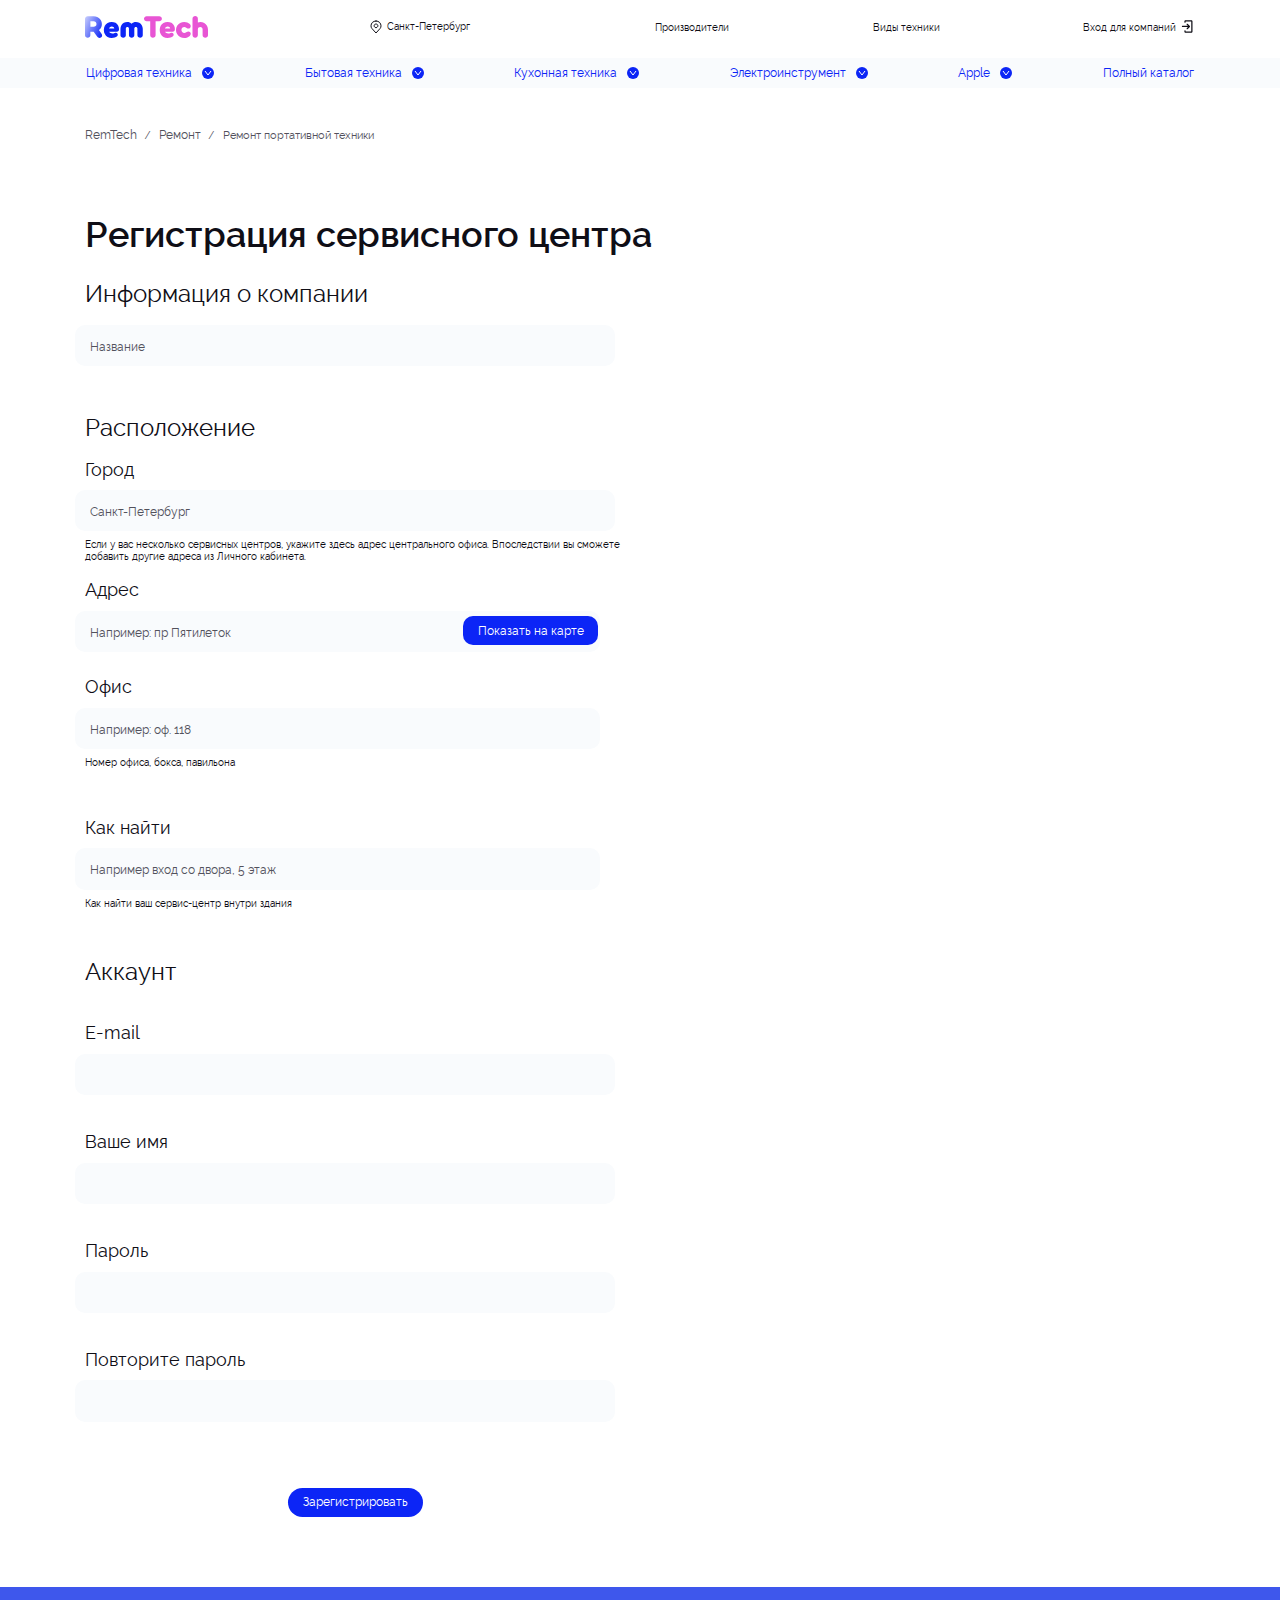
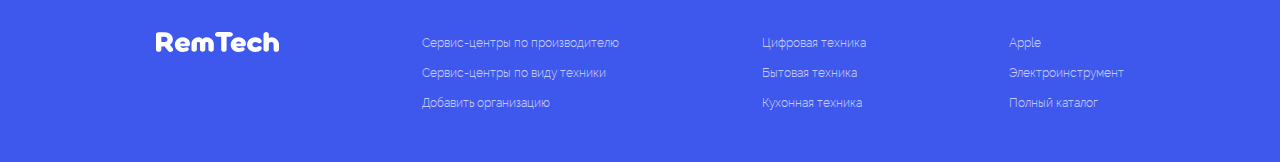
<file: pages/register.html>
<!doctype html>
<html lang="ru">
<head>
    <meta charset="UTF-8">
    <meta name="viewport" content="width=device-width, initial-scale=1.0">
    <meta http-equiv="X-UA-Compatible" content="ie=edge">
    <title>Document</title>
    <link rel="stylesheet" href="../style/css/style.css">
</head>
<body class="overf">
<header class="header pt-3 pb-3">
    <div class="container">
        <div class="header__wr row align-items-center">
            <div class="col-5 col-md-3">
                <a href="#" class="logo">
                    <img src="../img/logo/logo.svg" alt="logo" class="logo__img">
                </a>
            </div>
            <div class="col-7 col-md-3 d-flex justify-content-between">
                <a href="#" class="header__link d-flex align-items-center"><img src="../img/icons/header/geo.svg" alt="geo">Санкт-Петербург</a>
                <div class="hamburger">
                    <span></span>
                    <span></span>
                    <span></span>
                </div>
            </div>
            <div class="col-12 col-md-6 mt-3 mt-md-0">
                <nav class="header__nav">
                    <ul class="header__list d-flex justify-content-between">
                        <li><a href="../pages/brands.html" class="header__link">Производители</a></li>
                        <li><a href="../pages/types.html" class="header__link">Виды техники</a></li>
                        <li><a href="#" class="header__link">Вход для компаний</a><img src="../img/icons/header/sign.svg" alt="sign"></li>
                    </ul>
                </nav>
            </div>
        </div>
    </div>
    <nav class="nav-menu">
        <div class="container">
            <a href="#" class="logo d-md-none">
                <img src="../img/icons/nav-menu/logo_m-1.svg" alt="logo" class="logo__img">
                <img src="../img/icons/nav-menu/logo_m.svg" alt="logo" class="logo__img logo__tech">
            </a>
            <div class="row nav-menu__wr justify-content-between flex-wrap">
                <div class="col-auto">
                    <div class="dropdown">
                        <a class="nav-menu__click btn btn-secondary dropdown-toggle" href="#" role="button" data-bs-toggle="dropdown" aria-expanded="false">
                            Цифровая техника
                        </a>
                        <ul class="dropdown-menu nav-menu__list" aria-labelledby="dropdownMenuLink">
                            <li><a href="#" class="nav-menu__link">Ремонт ноутбуков</a></li>
                            <li><a href="#" class="nav-menu__link">Ремонт телефонов</a></li>
                            <li><a href="#" class="nav-menu__link">Ремонт планшетов</a></li>
                            <li><a href="#" class="nav-menu__link">Ремонт компьютеров</a></li>
                            <li><a href="#" class="nav-menu__link">Ремонт фотоаппаратов</a></li>
                            <li><a href="#" class="nav-menu__link">Ремонт моноблоков</a></li>
                            <li><a href="#" class="nav-menu__link">Ремонт проекторов</a></li>
                            <li><a href="#" class="nav-menu__link">Ремонт эл. книг</a></li>
                        </ul>
                    </div>
                </div>
                <div class="col-auto">
                    <div class="dropdown">
                        <a class="nav-menu__click btn btn-secondary dropdown-toggle" href="#" role="button" data-bs-toggle="dropdown" aria-expanded="false">
                            Бытовая техника
                        </a>
                        <ul class="dropdown-menu nav-menu__list mt-0" aria-labelledby="dropdownMenuLink">
                            <li><a href="#" class="nav-menu__link">Ремонт утюгов</a></li>
                            <li><a href="#" class="nav-menu__link">Ремонт швейных машин</a></li>
                            <li><a href="#" class="nav-menu__link">Ремонт кофе-машин</a></li>
                            <li><a href="#" class="nav-menu__link">Ремонт водонагревателей</a></li>
                            <li><a href="#" class="nav-menu__link">Ремонт пылесосов</a></li>
                            <li><a href="#" class="nav-menu__link">Ремонт кондиционеров</a></li>
                        </ul>
                    </div>
                </div>
                <div class="col-auto">
                    <div class="dropdown">
                        <a class="nav-menu__click btn btn-secondary dropdown-toggle" href="#" role="button" data-bs-toggle="dropdown" aria-expanded="false">
                            Кухонная техника
                        </a>
                        <ul class="dropdown-menu nav-menu__list mt-0" aria-labelledby="dropdownMenuLink">
                            <li><a href="#" class="nav-menu__link">Ремонт стиральных машин</a></li>
                            <li><a href="#" class="nav-menu__link">Ремонт мультиварок</a></li>
                            <li><a href="#" class="nav-menu__link">Ремонт чайников</a></li>
                            <li><a href="#" class="nav-menu__link">Ремонт блендеров</a></li>
                            <li><a href="#" class="nav-menu__link">Ремонт холодильников</a></li>
                            <li><a href="#" class="nav-menu__link">Ремонт плит</a></li>
                            <li><a href="#" class="nav-menu__link">Ремонт посудомоечных машин</a></li>
                            <li><a href="#" class="nav-menu__link">Ремонт духовок</a></li>
                        </ul>
                    </div>
                </div>
                <div class="col-auto">
                    <div class="dropdown">
                        <a class="nav-menu__click btn btn-secondary dropdown-toggle" href="#" role="button" data-bs-toggle="dropdown" aria-expanded="false">
                            Электроинструмент
                        </a>
                        <ul class="dropdown-menu nav-menu__list mt-0" aria-labelledby="dropdownMenuLink">
                            <li><a href="#" class="nav-menu__link">Ремонт шуруповёртов</a></li>
                            <li><a href="#" class="nav-menu__link">Ремонт дрелей</a></li>
                            <li><a href="#" class="nav-menu__link">Ремонт перфораторов</a></li>
                            <li><a href="#" class="nav-menu__link">Ремонт лобзиков</a></li>
                            <li><a href="#" class="nav-menu__link">Ремонт электропил</a></li>
                            <li><a href="#" class="nav-menu__link">Ремонт сварочных аппаратов</a></li>
                        </ul>
                    </div>
                </div>
                <div class="col-auto">
                    <div class="dropdown">
                        <a class="nav-menu__click btn btn-secondary dropdown-toggle" href="#" role="button" data-bs-toggle="dropdown" aria-expanded="false">
                            Apple
                        </a>
                        <ul class="dropdown-menu nav-menu__list mt-0" aria-labelledby="dropdownMenuLink">
                            <li><a href="#" class="nav-menu__link">Ремонт iPhone</a></li>
                            <li><a href="#" class="nav-menu__link">Ремонт iPad</a></li>
                            <li><a href="#" class="nav-menu__link">Ремонт MacBook</a></li>
                        </ul>
                    </div>
                </div>
                <div class="col-auto d-none d-md-flex">
                    <div class="dropdown">
                        <a href="#" class="nav-menu__click nav-menu__click_af-n d-flex justify-content-center align-items-center">Полный каталог</a>
                    </div>
                </div>
            </div>
        </div>
    </nav>
</header>
<main>
    <div class="container">
        <div class="category__info">
            <a href="#">RemTech</a><span>&frasl;</span><a href="#">Ремонт</a><span>&frasl;</span>Ремонт портативной техники
        </div>
    </div>
    <section class="register-service">
        <div class="container">
            <h1 class="title title_large title_left">Регистрация сервисного центра</h1>
            <form action="#" class="register-service__form row">
                <div class="col-12 col-md-6 mb-3">
                    <h2 class="mt-4 mb-3 title title_left">Информация о компании</h2>
                    <input aria-label="" placeholder="Название" type="text">
                    <h2 class="title title_left mt-5 mb-3">Расположение</h2>
                    <label class="register-service__search">Город</label>
                    <input aria-label="" placeholder="Санкт-Петербург" type="text">
                    <p class="register-service__text">
                        Если у вас несколько сервисных центров, укажите здесь адрес центрального офиса. Впоследствии вы сможете добавить другие адреса из Личного кабинета.
                    </p>
                </div>
                <div class="row register-service__p-0">
                    <div class="col-12 register-service__p-0 col-md-6 order-1 order-md-0 mt-4 mt-md-0">
                        <div class="register-service__a-wr">
                            <label class="register-service__search">Адрес</label>
                            <input aria-label="" placeholder="Например: пр Пятилеток" type="text">
                            <button class="button button_map">Показать на карте</button>
                        </div>
                        <label class="mt-4 register-service__search">Офис</label>
                        <input aria-label="" placeholder="Например: оф. 118" type="text">
                        <p class="register-service__text mb-5">
                            Номер офиса, бокса, павильона
                        </p>
                        <label class="register-service__search">Как найти</label>
                        <input aria-label="" placeholder="Например вход со двора, 5 этаж" type="text">
                        <p class="register-service__text mb-5">
                            Как найти ваш сервис-центр внутри здания
                        </p>
                    </div>
                    <div class="col-12 register-service__p-0 col-md-6 order-0 order-md-1">
                        <script type="text/javascript" charset="utf-8" async src="https://api-maps.yandex.ru/services/constructor/1.0/js/?um=constructor%3A5ddbda6800596d1f818da9edc4d768869c3fa1ffbe3d276a72f27eb4599631e8&amp;width=100%25&amp;height=324&amp;lang=ru_RU&amp;scroll=false"></script>
                    </div>
                </div>
                <div class="col-12 col-md-6">
                    <h2 class="title title_left">Аккаунт</h2>
                    <label class="register-service__reg">E-mail</label>
                    <input aria-label="" type="email">
                    <label class="register-service__reg">Ваше имя</label>
                    <input aria-label="" type="text">
                    <label class="register-service__reg">Пароль</label>
                    <input aria-label="" type="password">
                    <label class="register-service__reg">Повторите пароль</label>
                    <input aria-label="" type="password">
                    <button class="button button_reg">Зарегистрировать</button>
                </div>
            </form>
        </div>
    </section>
</main>
<footer class="footer">
    <div class="container">
        <div class="footer__wrapper">
            <div class="footer__list">
                <a href="#" class="footer__logo"><img src="../img/logo/footer-logo.svg" alt="footer-logo"></a>
            </div>
            <ul class="footer__list">
                <li><a href="#" class="footer__link">Сервис-центры по производителю</a></li>
                <li><a href="#" class="footer__link">Сервис-центры по виду техники</a></li>
                <li><a href="#" class="footer__link">Добавить организацию</a></li>
            </ul>
            <ul class="footer__list">
                <li><a href="#" class="footer__link">Цифровая техника</a></li>
                <li><a href="#" class="footer__link">Бытовая техника</a></li>
                <li><a href="#" class="footer__link">Кухонная техника</a></li>
            </ul>
            <ul class="footer__list">
                <li><a href="#" class="footer__link">Apple</a></li>
                <li><a href="#" class="footer__link">Электроинструмент</a></li>
                <li><a href="#" class="footer__link">Полный каталог</a></li>
            </ul>
        </div>
    </div>
</footer>
<script src="https://cdn.jsdelivr.net/npm/bootstrap@5.1.1/dist/js/bootstrap.bundle.min.js" integrity="sha384-/bQdsTh/da6pkI1MST/rWKFNjaCP5gBSY4sEBT38Q/9RBh9AH40zEOg7Hlq2THRZ" crossorigin="anonymous"></script>
<script src="../script/script.js"></script>
</body>
</html>
</file>
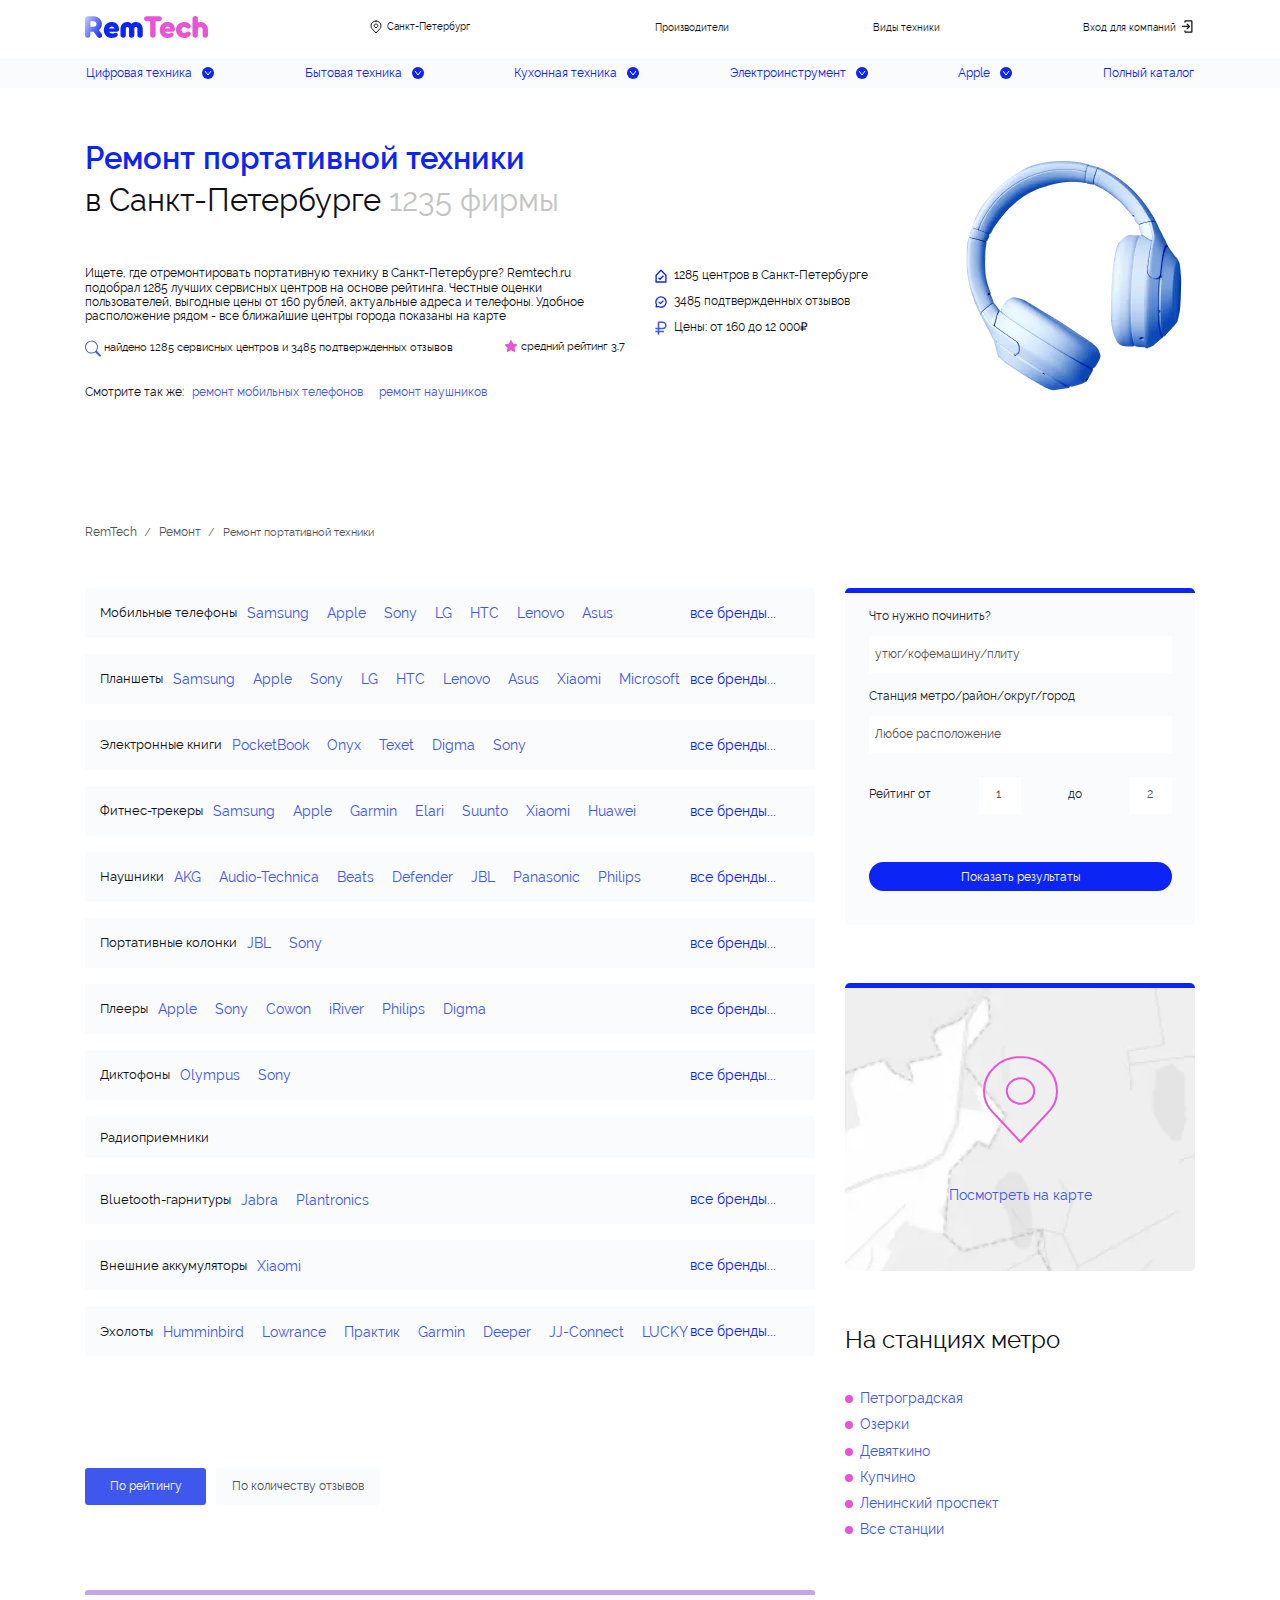
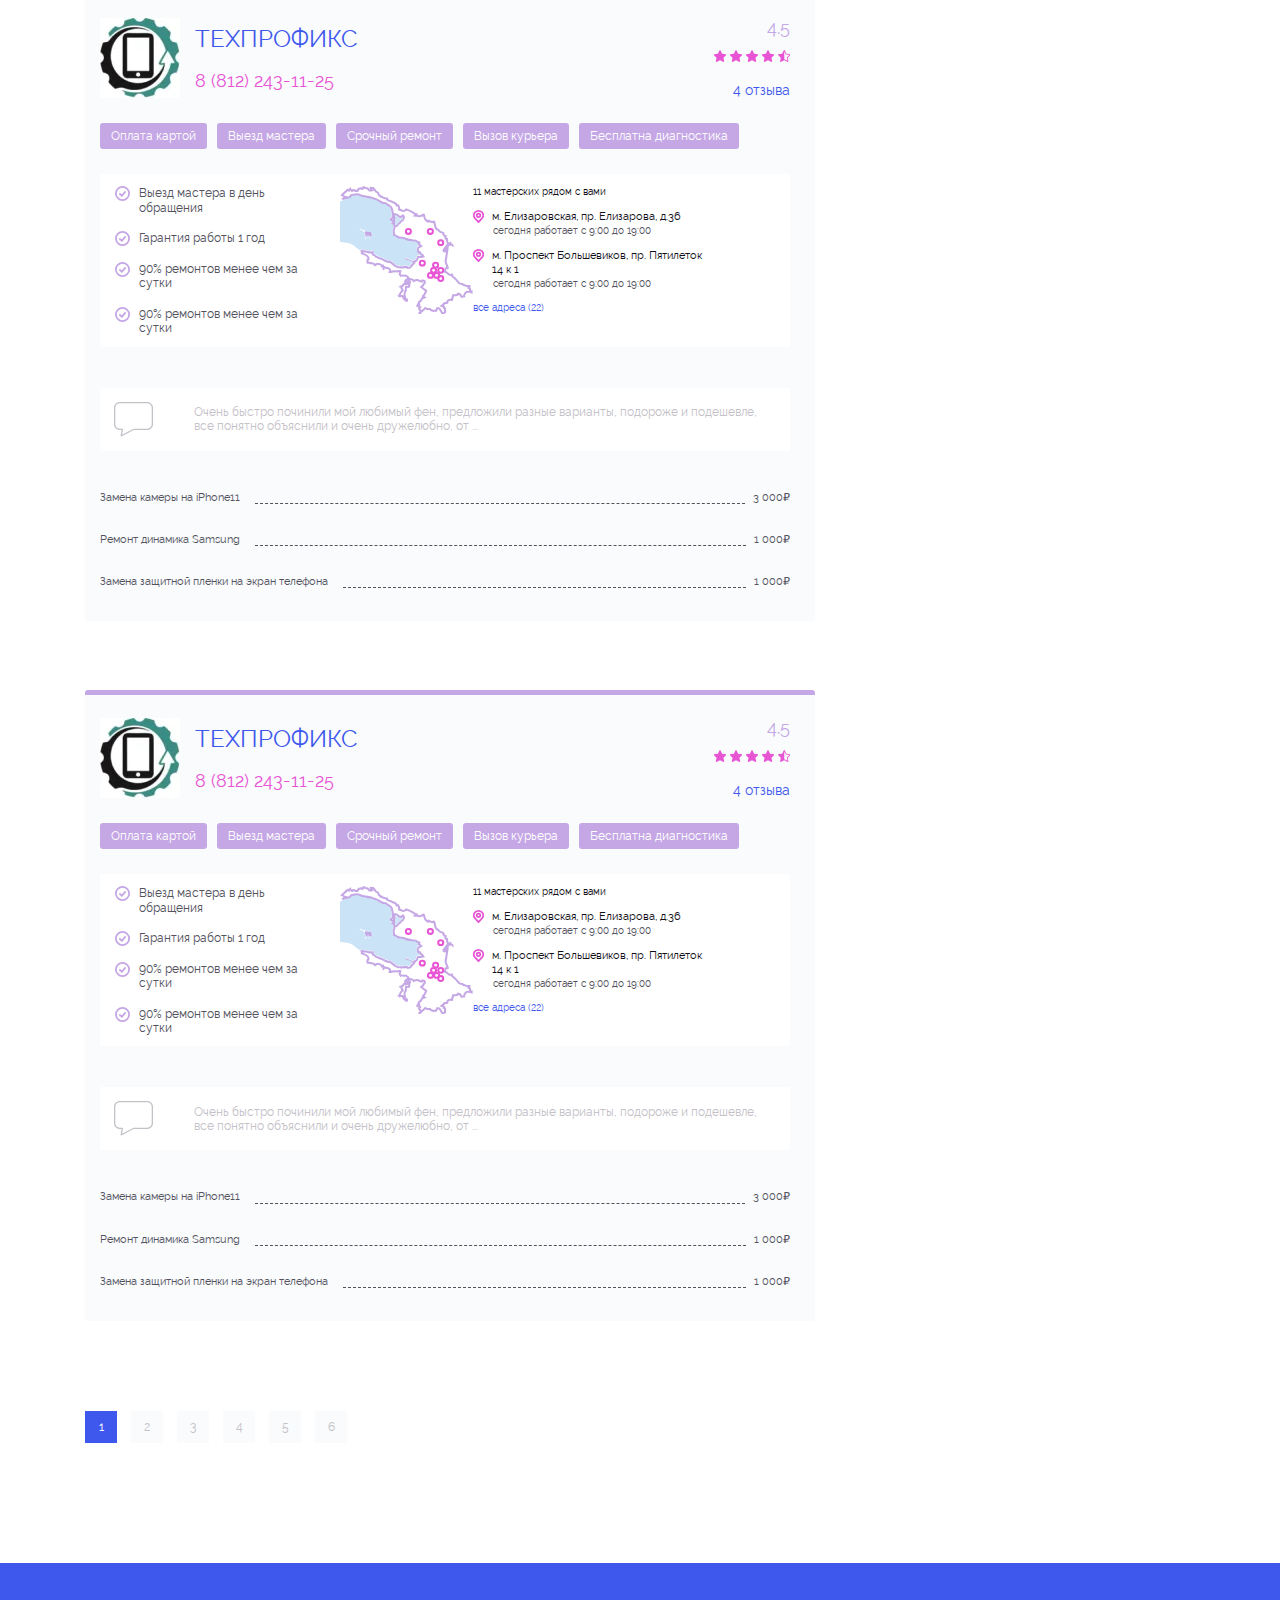
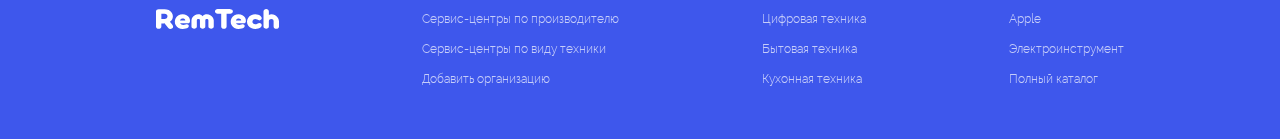
<file: pages/repair.html>
<!doctype html>
<html lang="ru">
<head>
    <meta charset="UTF-8">
    <meta name="viewport" content="width=device-width, initial-scale=1.0">
    <meta http-equiv="X-UA-Compatible" content="ie=edge">
    <title>Document</title>
    <link rel="stylesheet" href="../style/css/style.css">
</head>
<body class="overf">
<header class="header pt-3 pb-3">
    <div class="container">
        <div class="header__wr row align-items-center">
            <div class="col-5 col-md-3">
                <a href="#" class="logo">
                    <img src="../img/logo/logo.svg" alt="logo" class="logo__img">
                </a>
            </div>
            <div class="col-7 col-md-3 d-flex justify-content-between">
                <a href="#" class="header__link d-flex align-items-center"><img src="../img/icons/header/geo.svg" alt="geo">Санкт-Петербург</a>
                <div class="hamburger">
                    <span></span>
                    <span></span>
                    <span></span>
                </div>
            </div>
            <div class="col-12 col-md-6 mt-3 mt-md-0">
                <nav class="header__nav">
                    <ul class="header__list d-flex justify-content-between">
                        <li><a href="../pages/brands.html" class="header__link">Производители</a></li>
                        <li><a href="../pages/types.html" class="header__link">Виды техники</a></li>
                        <li><a href="#" class="header__link">Вход для компаний</a><img src="../img/icons/header/sign.svg" alt="sign"></li>
                    </ul>
                </nav>
            </div>
        </div>
    </div>
    <nav class="nav-menu">
        <div class="container">
            <a href="#" class="logo d-md-none">
                <img src="../img/icons/nav-menu/logo_m-1.svg" alt="logo" class="logo__img">
                <img src="../img/icons/nav-menu/logo_m.svg" alt="logo" class="logo__img logo__tech">
            </a>
            <div class="row nav-menu__wr justify-content-between flex-wrap">
                <div class="col-auto">
                    <div class="dropdown">
                        <a class="nav-menu__click btn btn-secondary dropdown-toggle" href="#" role="button" data-bs-toggle="dropdown" aria-expanded="false">
                            Цифровая техника
                        </a>
                        <ul class="dropdown-menu nav-menu__list" aria-labelledby="dropdownMenuLink">
                            <li><a href="#" class="nav-menu__link">Ремонт ноутбуков</a></li>
                            <li><a href="#" class="nav-menu__link">Ремонт телефонов</a></li>
                            <li><a href="#" class="nav-menu__link">Ремонт планшетов</a></li>
                            <li><a href="#" class="nav-menu__link">Ремонт компьютеров</a></li>
                            <li><a href="#" class="nav-menu__link">Ремонт фотоаппаратов</a></li>
                            <li><a href="#" class="nav-menu__link">Ремонт моноблоков</a></li>
                            <li><a href="#" class="nav-menu__link">Ремонт проекторов</a></li>
                            <li><a href="#" class="nav-menu__link">Ремонт эл. книг</a></li>
                        </ul>
                    </div>
                </div>
                <div class="col-auto">
                    <div class="dropdown">
                        <a class="nav-menu__click btn btn-secondary dropdown-toggle" href="#" role="button" data-bs-toggle="dropdown" aria-expanded="false">
                            Бытовая техника
                        </a>
                        <ul class="dropdown-menu nav-menu__list mt-0" aria-labelledby="dropdownMenuLink">
                            <li><a href="#" class="nav-menu__link">Ремонт утюгов</a></li>
                            <li><a href="#" class="nav-menu__link">Ремонт швейных машин</a></li>
                            <li><a href="#" class="nav-menu__link">Ремонт кофе-машин</a></li>
                            <li><a href="#" class="nav-menu__link">Ремонт водонагревателей</a></li>
                            <li><a href="#" class="nav-menu__link">Ремонт пылесосов</a></li>
                            <li><a href="#" class="nav-menu__link">Ремонт кондиционеров</a></li>
                        </ul>
                    </div>
                </div>
                <div class="col-auto">
                    <div class="dropdown">
                        <a class="nav-menu__click btn btn-secondary dropdown-toggle" href="#" role="button" data-bs-toggle="dropdown" aria-expanded="false">
                            Кухонная техника
                        </a>
                        <ul class="dropdown-menu nav-menu__list mt-0" aria-labelledby="dropdownMenuLink">
                            <li><a href="#" class="nav-menu__link">Ремонт стиральных машин</a></li>
                            <li><a href="#" class="nav-menu__link">Ремонт мультиварок</a></li>
                            <li><a href="#" class="nav-menu__link">Ремонт чайников</a></li>
                            <li><a href="#" class="nav-menu__link">Ремонт блендеров</a></li>
                            <li><a href="#" class="nav-menu__link">Ремонт холодильников</a></li>
                            <li><a href="#" class="nav-menu__link">Ремонт плит</a></li>
                            <li><a href="#" class="nav-menu__link">Ремонт посудомоечных машин</a></li>
                            <li><a href="#" class="nav-menu__link">Ремонт духовок</a></li>
                        </ul>
                    </div>
                </div>
                <div class="col-auto">
                    <div class="dropdown">
                        <a class="nav-menu__click btn btn-secondary dropdown-toggle" href="#" role="button" data-bs-toggle="dropdown" aria-expanded="false">
                            Электроинструмент
                        </a>
                        <ul class="dropdown-menu nav-menu__list mt-0" aria-labelledby="dropdownMenuLink">
                            <li><a href="#" class="nav-menu__link">Ремонт шуруповёртов</a></li>
                            <li><a href="#" class="nav-menu__link">Ремонт дрелей</a></li>
                            <li><a href="#" class="nav-menu__link">Ремонт перфораторов</a></li>
                            <li><a href="#" class="nav-menu__link">Ремонт лобзиков</a></li>
                            <li><a href="#" class="nav-menu__link">Ремонт электропил</a></li>
                            <li><a href="#" class="nav-menu__link">Ремонт сварочных аппаратов</a></li>
                        </ul>
                    </div>
                </div>
                <div class="col-auto">
                    <div class="dropdown">
                        <a class="nav-menu__click btn btn-secondary dropdown-toggle" href="#" role="button" data-bs-toggle="dropdown" aria-expanded="false">
                            Apple
                        </a>
                        <ul class="dropdown-menu nav-menu__list mt-0" aria-labelledby="dropdownMenuLink">
                            <li><a href="#" class="nav-menu__link">Ремонт iPhone</a></li>
                            <li><a href="#" class="nav-menu__link">Ремонт iPad</a></li>
                            <li><a href="#" class="nav-menu__link">Ремонт MacBook</a></li>
                        </ul>
                    </div>
                </div>
                <div class="col-auto d-none d-md-flex">
                    <div class="dropdown">
                        <a href="#" class="nav-menu__click nav-menu__click_af-n d-flex justify-content-center align-items-center">Полный каталог</a>
                    </div>
                </div>
            </div>
        </div>
    </nav>
</header>
<main>
    <section class="repair-places">
        <div class="container">
            <div class="row">
                <div class="col-12 col-sm-9 col-md-8 col-lg-6 order-1 order-md-0">
                    <h1 class="title title_search title_lf">
                        <span>Ремонт портативной техники</span><br>
                        в Санкт-Петербурге
                        <span class="title__firm">1235 фирмы</span>
                    </h1>
                    <div class="repair-places__wrapper d-flex">
                        <div class="row">
                            <div class="col-12">
                                <div class="repair-places__left">
                                    <p class="repair-places__text">Ищете, где отремонтировать портативную технику в Санкт-Петербурге? Remtech.ru подобрал 1285 лучших сервисных центров на основе рейтинга. Честные оценки пользователей, выгодные цены от 160 рублей, актуальные адреса и телефоны. Удобное расположение рядом - все ближайшие центры города показаны на карте</p>
                                    <div class="repair-places__result d-flex flex-column flex-lg-row justify-content-lg-between">
                                        <div class="mb-3 mb-md-0">
                                            <img src="../img/icons/repair/search.svg" alt="search">
                                            найдено 1285  сервисных центров  и 3485  подтвержденных отзывов
                                        </div>
                                        <div class="d-flex">
                                            <div class="stars">
                                                <span class="stars-star stars-star_full"></span>
                                            </div>
                                            <span class="repair-places__ml">средний рейтинг 3.7</span>
                                        </div>
                                    </div>
                                    <div class="repair-places__also d-none d-md-flex align-items-center">
                                        Смотрите так же:
                                        <div class="d-flex">
                                            <a href="#" class="link link_small link_margin">ремонт мобильных телефонов</a>
                                            <a href="#" class="link link_small link_margin">ремонт наушников</a>
                                        </div>
                                    </div>
                                </div>
                            </div>
                        </div>
                    </div>
                </div>
                <div class="repair-places__about col-12 col-lg-3 d-flex flex-column d-flex d-md-none d-lg-flex order-3 order-lg-0">
                    <div>
                        <img src="../img/icons/repair/home.svg" alt="home">1285  центров в Санкт-Петербурге
                    </div>
                    <div>
                        <img src="../img/icons/repair/apply.svg" alt="apply">3485  подтвержденных отзывов
                    </div>
                    <div>
                        <img src="../img/icons/repair/rub.svg" alt="rub">Цены: от 160 до 12 000₽
                    </div>
                    <div class="repair-places__also d-flex d-md-none align-items-sm-center">
                        Смотрите так же:
                        <div class="d-flex flex-column flex-sm-row">
                            <a href="#" class="link link_small link_margin">ремонт мобильных телефонов</a>
                            <a href="#" class="link link_small link_margin">ремонт наушников</a>
                        </div>
                    </div>
                </div>
                <div class="col-12 col-sm-3 col-md-4 col-lg-3 order-0 order-sm-1 d-flex justify-content-center align-items-center d-md-flex flex-column flex-lg-row mb-3 m-md-0 mt-5">
                    <img class="repair-places__logo" src="../img/icons/technical/headphones-xl.webp" alt="headphones">
                    <div class="col-12 d-none d-md-block d-lg-none mt-4 mt-lg-0">
                        <div class="repair-places__right">
                            <div class="repair-places__about flex-column">
                                <div>
                                    <img src="../img/icons/repair/home.svg" alt="home">1285  центров в Санкт-Петербурге
                                </div>
                                <div>
                                    <img src="../img/icons/repair/apply.svg" alt="apply">3485  подтвержденных отзывов
                                </div>
                                <div>
                                    <img src="../img/icons/repair/rub.svg" alt="rub">Цены: от 160 до 12 000₽
                                </div>
                            </div>
                        </div>
                    </div>
                </div>
            </div>
        </div>
    </section>
    <section class="category">
        <div class="container">
            <div class="category__info">
                <a href="#">RemTech</a><span>&frasl;</span><a href="#">Ремонт</a><span>&frasl;</span>Ремонт портативной техники
            </div>
            <div class="category__items mt-5">
                <div class="row">
                    <div class="col-12 d-flex flex-column order-1 col-md-8 order-md-0">
                        <div class="category__item d-flex align-items-center justify-content-between">
                            <div class="d-flex align-items-center">
                                <h2 class="title title_left">Мобильные телефоны</h2>
                                <div class="category__brands">
                                    <a href="#" class="link link_mr">Samsung</a>
                                    <a href="#" class="link link_mr">Apple</a>
                                    <a href="#" class="link link_mr d-none d-sm-inline-block">Sony</a>
                                    <a href="#" class="link link_mr d-none d-sm-inline-block">LG</a>
                                    <a href="#" class="link link_mr d-none d-sm-inline-block">HTC</a>
                                    <a href="#" class="link link_mr d-none d-lg-inline-block">Lenovo</a>
                                    <a href="#" class="link link_mr d-none m-0 d-lg-inline-block">Asus</a>
                                </div>
                            </div>
                            <a href="#" class="btn btn-primary category__link" data-bs-toggle="modal" data-bs-target="#exampleModal">все бренды...</a>
                        </div>
                        <div class="category__item mt-3 d-flex align-items-center justify-content-between">
                            <div class="d-flex align-items-center">
                                <h2 class="title title_left">Планшеты</h2>
                                <div class="category__brands">
                                    <a href="#" class="link link_mr">Samsung</a>
                                    <a href="#" class="link link_mr">Apple</a>
                                    <a href="#" class="link link_mr">Sony</a>
                                    <a href="#" class="link link_mr d-none d-sm-inline-block">LG</a>
                                    <a href="#" class="link link_mr d-none d-sm-inline-block">HTC</a>
                                    <a href="#" class="link link_mr d-none d-sm-inline-block">Lenovo</a>
                                    <a href="#" class="link link_mr d-none d-lg-inline-block">Asus</a>
                                    <a href="#" class="link link_mr d-none d-lg-inline-block">Xiaomi</a>
                                    <a href="#" class="link link_mr d-none m-0 d-lg-inline-block">Microsoft</a>
                                </div>
                            </div>
                            <a href="#" class="btn btn-primary category__link" data-bs-toggle="modal" data-bs-target="#exampleModal">все бренды...</a>
                        </div>
                        <div class="category__item mt-3 d-flex align-items-center justify-content-between">
                            <div class="d-flex align-items-center">
                                <h2 class="title title_left">Электронные книги</h2>
                                <div class="category__brands">
                                    <a href="#" class="link link_mr">PocketBook</a>
                                    <a href="#" class="link link_mr">Onyx</a>
                                    <a href="#" class="link link_mr d-none d-sm-inline-block">Texet</a>
                                    <a href="#" class="link link_mr d-none d-sm-inline-block">Digma</a>
                                    <a href="#" class="link link_mr m-0 d-none d-lg-inline-block">Sony</a>
                                </div>
                            </div>
                            <a href="#" class="btn btn-primary category__link" data-bs-toggle="modal" data-bs-target="#exampleModal">все бренды...</a>
                        </div>
                        <div class="category__item mt-3 d-flex align-items-center justify-content-between">
                            <div class="d-flex align-items-center">
                                <h2 class="title title_left">Фитнес-трекеры</h2>
                                <div class="category__brands">
                                    <a href="#" class="link link_mr">Samsung</a>
                                    <a href="#" class="link link_mr">Apple</a>
                                    <a href="#" class="link link_mr d-none d-sm-inline-block">Garmin</a>
                                    <a href="#" class="link link_mr d-none d-sm-inline-block">Elari</a>
                                    <a href="#" class="link link_mr d-none d-sm-inline-block">Suunto</a>
                                    <a href="#" class="link link_mr d-none d-lg-inline-block">Xiaomi</a>
                                    <a href="#" class="link link_mr m-0 d-none d-lg-inline-block">Huawei</a>
                                </div>
                            </div>
                            <a href="#" class="btn btn-primary category__link" data-bs-toggle="modal" data-bs-target="#exampleModal">все бренды...</a>
                        </div>
                        <div class="category__item mt-3 d-flex align-items-center justify-content-between">
                            <div class="d-flex align-items-center">
                                <h2 class="title title_left">Наушники</h2>
                                <div class="category__brands">
                                    <a href="#" class="link link_mr">AKG</a>
                                    <a href="#" class="link link_mr">Audio-Technica</a>
                                    <a href="#" class="link link_mr d-none d-sm-inline-block">Beats</a>
                                    <a href="#" class="link link_mr d-none d-sm-inline-block">Defender</a>
                                    <a href="#" class="link link_mr d-none d-sm-inline-block">JBL</a>
                                    <a href="#" class="link link_mr d-none d-lg-inline-block">Panasonic</a>
                                    <a href="#" class="link link_mr m-0 d-none d-lg-inline-block">Philips</a>
                                </div>
                            </div>
                            <a href="#" class="btn btn-primary category__link" data-bs-toggle="modal" data-bs-target="#exampleModal">все бренды...</a>
                        </div>
                        <div class="category__item mt-3 d-flex align-items-center justify-content-between">
                            <div class="d-flex align-items-center">
                                <h2 class="title title_left">Портативные колонки</h2>
                                <div class="category__brands">
                                    <a href="#" class="link link_mr">JBL</a>
                                    <a href="#" class="link">Sony</a>
                                </div>
                            </div>
                            <a href="#" class="btn btn-primary category__link" data-bs-toggle="modal" data-bs-target="#exampleModal">все бренды...</a>
                        </div>
                        <div class="category__item mt-3 d-flex align-items-center justify-content-between">
                            <div class="d-flex align-items-center">
                                <h2 class="title title_left">Плееры</h2>
                                <div class="category__brands">
                                    <a href="#" class="link link_mr">Apple</a>
                                    <a href="#" class="link link_mr">Sony</a>
                                    <a href="#" class="link link_mr">Cowon</a>
                                    <a href="#" class="link link_mr d-none d-sm-inline-block">iRiver</a>
                                    <a href="#" class="link link_mr d-none d-sm-inline-block">Philips</a>
                                    <a href="#" class="link link_mr m-0 d-none d-sm-inline-block">Digma</a>
                                </div>
                            </div>
                            <a href="#" class="btn btn-primary category__link" data-bs-toggle="modal" data-bs-target="#exampleModal">все бренды...</a>
                        </div>
                        <div class="category__item mt-3 d-flex align-items-center justify-content-between">
                            <div class="d-flex align-items-center">
                                <h2 class="title title_left">Диктофоны</h2>
                                <div class="category__brands">
                                    <a href="#" class="link link_mr">Olympus</a>
                                    <a href="#" class="link link_mr m-0">Sony</a>
                                </div>
                            </div>
                            <a href="#" class="btn btn-primary category__link" data-bs-toggle="modal" data-bs-target="#exampleModal">все бренды...</a>
                        </div>
                        <div class="category__item mt-3 d-flex align-items-center justify-content-between">
                            <div class="d-flex align-items-center">
                                <h2 class="title title_left">Радиоприемники</h2>
                                <div class="category__brands">

                                </div>
                            </div>
                        </div>
                        <div class="category__item mt-3 d-flex align-items-center justify-content-between">
                            <div class="d-flex align-items-center">
                                <h2 class="title title_left">Bluetooth-гарнитуры</h2>
                                <div class="category__brands">
                                    <a href="#" class="link link_mr">Jabra</a>
                                    <a href="#" class="link link_mr m-0">Plantronics</a>
                                </div>
                            </div>
                            <a href="#" class="btn btn-primary category__link" data-bs-toggle="modal" data-bs-target="#exampleModal">все бренды...</a>
                        </div>
                        <div class="category__item mt-3 d-flex align-items-center justify-content-between">
                            <div class="d-flex align-items-center">
                                <h2 class="title title_left">Внешние аккумуляторы</h2>
                                <div class="category__brands">
                                    <a href="#" class="link link_mr m-0">Xiaomi</a>
                                </div>
                            </div>
                            <a href="#" class="btn btn-primary category__link" data-bs-toggle="modal" data-bs-target="#exampleModal">все бренды...</a>
                        </div>
                        <div class="category__item mt-3 d-flex align-items-center justify-content-between">
                            <div class="d-flex align-items-center">
                                <h2 class="title title_left">Эхолоты</h2>
                                <div class="category__brands">
                                    <a href="#" class="link link_mr">Humminbird</a>
                                    <a href="#" class="link link_mr">Lowrance</a>
                                    <a href="#" class="link link_mr d-none d-sm-inline-block">Практик</a>
                                    <a href="#" class="link link_mr d-none d-sm-inline-block">Garmin</a>
                                    <a href="#" class="link link_mr d-none d-lg-inline-block">Deeper</a>
                                    <a href="#" class="link link_mr d-none d-lg-inline-block">JJ-Connect</a>
                                    <a href="#" class="link link_mr m-0 d-none d-lg-inline-block">LUCKY</a>
                                </div>
                            </div>
                            <a href="#" class="btn btn-primary category__link" data-bs-toggle="modal" data-bs-target="#exampleModal">все бренды...</a>
                        </div>
                        <div class="category-buttons category-buttons_mt">
                            <button class="category-buttons__button category-buttons__button_active category-buttons__button_rate">По рейтингу</button>
                            <button class="category-buttons__button category-buttons__button_review">По количеству отзывов</button>
                        </div>
                    </div>
                    <div class="col-12 d-flex flex-column order-0 col-md-4 order-md-1">
                        <aside class="category__aside mt-md-0">
                            <form action="#" class="form-repair">
                                <label>Что нужно починить?</label>
                                <input class="mb-3" aria-label="" placeholder="утюг/кофемашину/плиту" type="text">
                                <label>Станция метро/район/округ/город</label>
                                <input class="mb-4" aria-label="" placeholder="Любое расположение" type="text">
                                <div class="form-repair__rate mb-5 d-flex justify-content-between align-items-end">
                                    <label>Рейтинг от</label>
                                    <input class="" aria-label="" placeholder="1" type="text">
                                    <label>до</label>
                                    <input aria-label="" placeholder="2" type="text">
                                </div>
                                <button class="button button_form">Показать результаты</button>
                            </form>
                            <div class="category__map d-flex justify-content-center align-items-center flex-column">
                                <img src="../img/icons/category/mark.svg" alt="mark">
                                <a href="#" class="link">Посмотреть на карте</a>
                            </div>
                            <div class="category__metro d-flex flex-column align-items-start mb-3 mb-md-0">
                                <span class="title">На станциях метро</span>
                                <ul class="category__list">
                                    <li><a href="#" class="link">Петроградская</a></li>
                                    <li><a href="#" class="link">Озерки</a></li>
                                    <li><a href="#" class="link">Девяткино</a></li>
                                    <li><a href="#" class="link">Купчино</a></li>
                                    <li><a href="#" class="link">Ленинский проспект</a></li>
                                    <li><a href="#" class="link">Все станции</a></li>
                                </ul>
                            </div>
                        </aside>
                    </div>
                </div>
            </div>
        </div>
    </section>
    <section class="company">
        <div class="container">
            <div class="row">
                <div class="col-12 col-md-8">
                    <div class="company__wr company__wr_mb">
                        <div class="company__info d-flex flex-column flex-sm-row justify-content-between">
                            <div class="company__name d-flex align-items-center">
                                <img src="../img/icons/review/img_1.webp" alt="technoprofix">
                                <div class="company__contact d-flex flex-column">
                                    <a href="#" class="link link_large">ТЕХПРОФИКС</a>
                                    <a href="tel:+78122431125" class="mt-3 phone">8 (812) 243-11-25</a>
                                </div>
                            </div>
                            <div class="company__rate mt-3 mt-sm-0 d-flex flex-sm-column align-items-end align-items-sm-end">
                                <div class="grade">4.5</div>
                                <div class="mt-0 mt-sm-2 stars">
                                    <span class="stars-star stars-star_full"></span>
                                    <span class="stars-star stars-star_full"></span>
                                    <span class="stars-star stars-star_full"></span>
                                    <span class="stars-star stars-star_full"></span>
                                    <span class="stars-star stars-star_half"></span>
                                </div>
                                <a href="#" class="mt-0 mt-sm-3 link">4 отзыва</a>
                            </div>
                        </div>
                        <ul class="d-flex mt-4 flex-wrap company__list">
                            <li><a href="#" class="company__link">Оплата картой</a></li>
                            <li><a href="#" class="company__link">Выезд мастера</a></li>
                            <li><a href="#" class="company__link">Срочный ремонт</a></li>
                            <li><a href="#" class="company__link">Вызов курьера</a></li>
                            <li><a href="#" class="company__link">Бесплатна диагностика</a></li>
                        </ul>
                        <div class="company__places">
                            <div class="row d-flex">
                                <div class="col-12 col-lg-4">
                                    <ul class="company__master-list">
                                        <li>Выезд мастера в день обращения</li>
                                        <li>Гарантия работы 1 год</li>
                                        <li>90% ремонтов менее чем за сутки</li>
                                        <li>90% ремонтов менее чем за сутки</li>
                                    </ul>
                                </div>
                                <div class="col-12 col-lg-7">
                                    <div class="company__metro-wrapper d-flex flex-column align-items-start align-items-sm-center justify-content-between flex-sm-row">
                                        <img class="company__metro-map mt-4 mt-sm-0 order-2 order-lg-0" src="../img/icons/company/map.svg" alt="map">
                                        <div class="company__metro d-flex flex-column mt-4 mt-sm-0">
                                            <span class="company__nearby">11 мастерских рядом с вами</span>
                                            <span class="company__mark">м. Елизаровская, пр. Елизарова, д.36</span>
                                            <span class="company__time">сегодня работает с 9:00 до 19:00</span>
                                            <span class="company__mark">м. Проспект Большевиков, пр. Пятилеток 14 к 1</span>
                                            <span class="company__time">сегодня работает с 9:00 до 19:00</span>
                                            <a href="#" class="link link_little">все адреса (22)</a>
                                        </div>
                                    </div>
                                </div>
                            </div>
                        </div>
                        <div class="company__review d-flex align-items-center">
                            <img src="../img/icons/company/review.svg" alt="review">
                            <p>Очень быстро починили мой любимый фен, предложили разные варианты, подороже и подешевле, все понятно объяснили и очень дружелюбно, от  ...</p>
                        </div>
                        <div class="company__repairs">
                            <div class="company__repair">
                                Замена камеры на iPhone11
                                <div class="company__dash"></div>
                                3 000₽
                            </div>
                            <div class="company__repair">
                                Ремонт динамика Samsung
                                <div class="company__dash"></div>
                                1 000₽
                            </div>
                            <div class="company__repair">
                                Замена защитной пленки на экран телефона
                                <div class="company__dash"></div>
                                1 000₽
                            </div>
                        </div>
                    </div>
                    <div class="company__wr">
                        <div class="company__info d-flex flex-column flex-sm-row justify-content-between">
                            <div class="company__name d-flex align-items-center">
                                <img src="../img/icons/review/img_1.webp" alt="technoprofix">
                                <div class="company__contact d-flex flex-column">
                                    <a href="#" class="link link_large">ТЕХПРОФИКС</a>
                                    <a href="tel:+78122431125" class="mt-3 phone">8 (812) 243-11-25</a>
                                </div>
                            </div>
                            <div class="company__rate mt-3 mt-sm-0 d-flex flex-sm-column align-items-end align-items-sm-end">
                                <div class="grade">4.5</div>
                                <div class="mt-0 mt-sm-2 stars">
                                    <span class="stars-star stars-star_full"></span>
                                    <span class="stars-star stars-star_full"></span>
                                    <span class="stars-star stars-star_full"></span>
                                    <span class="stars-star stars-star_full"></span>
                                    <span class="stars-star stars-star_half"></span>
                                </div>
                                <a href="#" class="mt-0 mt-sm-3 link">4 отзыва</a>
                            </div>
                        </div>
                        <ul class="d-flex mt-4 flex-wrap company__list">
                            <li><a href="#" class="company__link">Оплата картой</a></li>
                            <li><a href="#" class="company__link">Выезд мастера</a></li>
                            <li><a href="#" class="company__link">Срочный ремонт</a></li>
                            <li><a href="#" class="company__link">Вызов курьера</a></li>
                            <li><a href="#" class="company__link">Бесплатна диагностика</a></li>
                        </ul>
                        <div class="company__places">
                            <div class="row d-flex">
                                <div class="col-12 col-lg-4">
                                    <ul class="company__master-list">
                                        <li>Выезд мастера в день обращения</li>
                                        <li>Гарантия работы 1 год</li>
                                        <li>90% ремонтов менее чем за сутки</li>
                                        <li>90% ремонтов менее чем за сутки</li>
                                    </ul>
                                </div>
                                <div class="col-12 col-lg-7">
                                    <div class="company__metro-wrapper d-flex flex-column align-items-start align-items-sm-center justify-content-between flex-sm-row">
                                        <img class="company__metro-map mt-4 mt-sm-0 order-2 order-lg-0" src="../img/icons/company/map.svg" alt="map">
                                        <div class="company__metro d-flex flex-column mt-4 mt-sm-0">
                                            <span class="company__nearby">11 мастерских рядом с вами</span>
                                            <span class="company__mark">м. Елизаровская, пр. Елизарова, д.36</span>
                                            <span class="company__time">сегодня работает с 9:00 до 19:00</span>
                                            <span class="company__mark">м. Проспект Большевиков, пр. Пятилеток 14 к 1</span>
                                            <span class="company__time">сегодня работает с 9:00 до 19:00</span>
                                            <a href="#" class="link link_little">все адреса (22)</a>
                                        </div>
                                    </div>
                                </div>
                            </div>
                        </div>
                        <div class="company__review d-flex align-items-center">
                            <img src="../img/icons/company/review.svg" alt="review">
                            <p>Очень быстро починили мой любимый фен, предложили разные варианты, подороже и подешевле, все понятно объяснили и очень дружелюбно, от  ...</p>
                        </div>
                        <div class="company__repairs">
                            <div class="company__repair">
                                Замена камеры на iPhone11
                                <div class="company__dash"></div>
                                3 000₽
                            </div>
                            <div class="company__repair">
                                Ремонт динамика Samsung
                                <div class="company__dash"></div>
                                1 000₽
                            </div>
                            <div class="company__repair">
                                Замена защитной пленки на экран телефона
                                <div class="company__dash"></div>
                                1 000₽
                            </div>
                        </div>
                    </div>
                </div>
            </div>
            <ul class="company__pages">
                <li><a href="#" class="company__page-link company__page-link_active">1</a></li>
                <li><a href="#" class="company__page-link">2</a></li>
                <li><a href="#" class="company__page-link">3</a></li>
                <li><a href="#" class="company__page-link">4</a></li>
                <li><a href="#" class="company__page-link">5</a></li>
                <li><a href="#" class="company__page-link">6</a></li>
            </ul>
        </div>
    </section>
</main>
<footer class="footer">
    <div class="container">
        <div class="footer__wrapper">
            <div class="footer__list">
                <a href="#" class="footer__logo"><img src="../img/logo/footer-logo.svg" alt="footer-logo"></a>
            </div>
            <ul class="footer__list">
                <li><a href="#" class="footer__link">Сервис-центры по производителю</a></li>
                <li><a href="#" class="footer__link">Сервис-центры по виду техники</a></li>
                <li><a href="#" class="footer__link">Добавить организацию</a></li>
            </ul>
            <ul class="footer__list">
                <li><a href="#" class="footer__link">Цифровая техника</a></li>
                <li><a href="#" class="footer__link">Бытовая техника</a></li>
                <li><a href="#" class="footer__link">Кухонная техника</a></li>
            </ul>
            <ul class="footer__list">
                <li><a href="#" class="footer__link">Apple</a></li>
                <li><a href="#" class="footer__link">Электроинструмент</a></li>
                <li><a href="#" class="footer__link">Полный каталог</a></li>
            </ul>
        </div>
    </div>
</footer>
<div class="modal fade" id="exampleModal" tabindex="-1" aria-labelledby="exampleModalLabel" aria-hidden="true">
    <div class="modal-dialog">
        <div class="modal-content">
            <div class="modal-header modal-brands__header">
                <h2 class="modal-brands__title modal-title p-0" id="exampleModalLabel">Бренды</h2>
                <button type="button" class="btn-close" data-bs-dismiss="modal" aria-label="Close"></button>
            </div>
            <div class="modal-body">
                <div class="container">
                    <div class="row mt-3 pb-3">
                        <ul class="col-4 service-center__list">
                            <li><a href="#" class="link link_mini">4good</a></li>
                            <li><a href="#" class="link link_mini">AGM</a></li>
                            <li><a href="#" class="link link_mini">ART</a></li>
                            <li><a href="#" class="link link_mini">Acer</a></li>
                            <li><a href="#" class="link link_mini">Activ</a></li>
                            <li><a href="#" class="link link_mini">Alcatel</a></li>
                            <li><a href="#" class="link link_mini">iPhone</a></li>
                            <li><a href="#" class="link link_mini">Archos</a></li>
                            <li><a href="#" class="link link_mini">Ark</a></li>
                            <li><a href="#" class="link link_mini">Asus</a></li>
                            <li><a href="#" class="link link_mini">BQ</a></li>
                            <li><a href="#" class="link link_mini">BenQ</a></li>
                            <li><a href="#" class="link link_mini">BlackBerry</a></li>
                            <li><a href="#" class="link link_mini">Blackview</a></li>
                            <li><a href="#" class="link link_mini">Bluboo</a></li>
                            <li><a href="#" class="link link_mini">CUBOT</a></li>
                            <li><a href="#" class="link link_mini">Casio</a></li>
                            <li><a href="#" class="link link_mini">Caterpillar</a></li>
                            <li><a href="#" class="link link_mini">DEX</a></li>
                            <li><a href="#" class="link link_mini">DEXP</a></li>
                            <li><a href="#" class="link link_mini">DNS</a></li>
                            <li><a href="#" class="link link_mini">DOOGEE</a></li>
                            <li><a href="#" class="link link_mini">Digma</a></li>
                            <li><a href="#" class="link link_mini">Dixon</a></li>
                            <li><a href="#" class="link link_mini">Effire</a></li>
                            <li><a href="#" class="link link_mini">Elari</a></li>
                            <li><a href="#" class="link link_mini">Elephone</a></li>
                            <li><a href="#" class="link link_mini">Ericsson</a></li>
                            <li><a href="#" class="link link_mini">Explay</a></li>
                            <li><a href="#" class="link link_mini">Fly</a></li>
                            <li><a href="#" class="link link_mini">Fujitsu</a></li>
                            <li><a href="#" class="link link_mini">GMT</a></li>
                        </ul>
                        <ul class="col-4 service-center__list">
                            <li><a href="#" class="link link_mini">Gigabyte</a></li>
                            <li><a href="#" class="link link_mini">Ginzzu</a></li>
                            <li><a href="#" class="link link_mini">Global</a></li>
                            <li><a href="#" class="link link_mini">HP</a></li>
                            <li><a href="#" class="link link_mini">HTC</a></li>
                            <li><a href="#" class="link link_mini">Haier</a></li>
                            <li><a href="#" class="link link_mini">Highscreen</a></li>
                            <li><a href="#" class="link link_mini">Hisense</a></li>
                            <li><a href="#" class="link link_mini">Huawei</a></li>
                            <li><a href="#" class="link link_mini">I-Mate</a></li>
                            <li><a href="#" class="link link_mini">Irbis</a></li>
                            <li><a href="#" class="link link_mini">Jinga</a></li>
                            <li><a href="#" class="link link_mini">Just5</a></li>
                            <li><a href="#" class="link link_mini">Kyocera</a></li>
                            <li><a href="#" class="link link_mini">LG</a></li>
                            <li><a href="#" class="link link_mini">LeTV</a></li>
                            <li><a href="#" class="link link_mini">Leagoo</a></li>
                            <li><a href="#" class="link link_mini">Lenovo</a></li>
                            <li><a href="#" class="link link_mini">MAXVI</a></li>
                            <li><a href="#" class="link link_mini">Meizu</a></li>
                            <li><a href="#" class="link link_mini">Micromax</a></li>
                            <li><a href="#" class="link link_mini">Microsoft Lumia</a></li>
                            <li><a href="#" class="link link_mini">Mobiado</a></li>
                            <li><a href="#" class="link link_mini">Motorola</a></li>
                            <li><a href="#" class="link link_mini">Nokia</a></li>
                            <li><a href="#" class="link link_mini">ORRO</a></li>
                            <li><a href="#" class="link link_mini">OUKITEL</a></li>
                            <li><a href="#" class="link link_mini">OnePlus</a></li>
                            <li><a href="#" class="link link_mini">Onext</a></li>
                            <li><a href="#" class="link link_mini">Oppo</a></li>
                            <li><a href="#" class="link link_mini">Oysters</a></li>
                            <li><a href="#" class="link link_mini">Panasonic</a></li>
                        </ul>
                        <ul class="col-4 service-center__list">
                            <li><a href="#" class="link link_mini">Prestigio</a></li>
                            <li><a href="#" class="link link_mini">Runbo</a></li>
                            <li><a href="#" class="link link_mini">Samsung Galaxy</a></li>
                            <li><a href="#" class="link link_mini">Senseit</a></li>
                            <li><a href="#" class="link link_mini">Sharp</a></li>
                            <li><a href="#" class="link link_mini">Siemens</a></li>
                            <li><a href="#" class="link link_mini">Sonim</a></li>
                            <li><a href="#" class="link link_mini">Sony Xperia</a></li>
                            <li><a href="#" class="link link_mini">Sony Ericsson</a></li>
                            <li><a href="#" class="link link_mini">Spark</a></li>
                            <li><a href="#" class="link link_mini">Tag Heuer</a></li>
                            <li><a href="#" class="link link_mini">Telefunken</a></li>
                            <li><a href="#" class="link link_mini">Tesla</a></li>
                            <li><a href="#" class="link link_mini">Texet</a></li>
                            <li><a href="#" class="link link_mini">ThL</a></li>
                            <li><a href="#" class="link link_mini">Tonino Lamborghini</a></li>
                            <li><a href="#" class="link link_mini">Triangle</a></li>
                            <li><a href="#" class="link link_mini">UMI</a></li>
                            <li><a href="#" class="link link_mini">Ulefone</a></li>
                            <li><a href="#" class="link link_mini">VERTU</a></li>
                            <li><a href="#" class="link link_mini">VIVA</a></li>
                            <li><a href="#" class="link link_mini">Vertex</a></li>
                            <li><a href="#" class="link link_mini">Vivo</a></li>
                            <li><a href="#" class="link link_mini">Voxtel</a></li>
                            <li><a href="#" class="link link_mini">Xiaomi</a></li>
                            <li><a href="#" class="link link_mini">Yota</a></li>
                            <li><a href="#" class="link link_mini">Zopo</a></li>
                            <li><a href="#" class="link link_mini">Zte</a></li>
                            <li><a href="#" class="link link_mini">i-Mobile</a></li>
                            <li><a href="#" class="link link_mini">Аксиома</a></li>
                            <li><a href="#" class="link link_mini">Билайн</a></li>
                            <li><a href="#" class="link link_mini">МТС</a></li>
                        </ul>
                    </div>
                </div>
            </div>
        </div>
    </div>
</div>
<script src="https://cdn.jsdelivr.net/npm/bootstrap@5.1.1/dist/js/bootstrap.bundle.min.js" integrity="sha384-/bQdsTh/da6pkI1MST/rWKFNjaCP5gBSY4sEBT38Q/9RBh9AH40zEOg7Hlq2THRZ" crossorigin="anonymous"></script>
<script src="../script/script.js"></script>
</body>
</html>
</file>
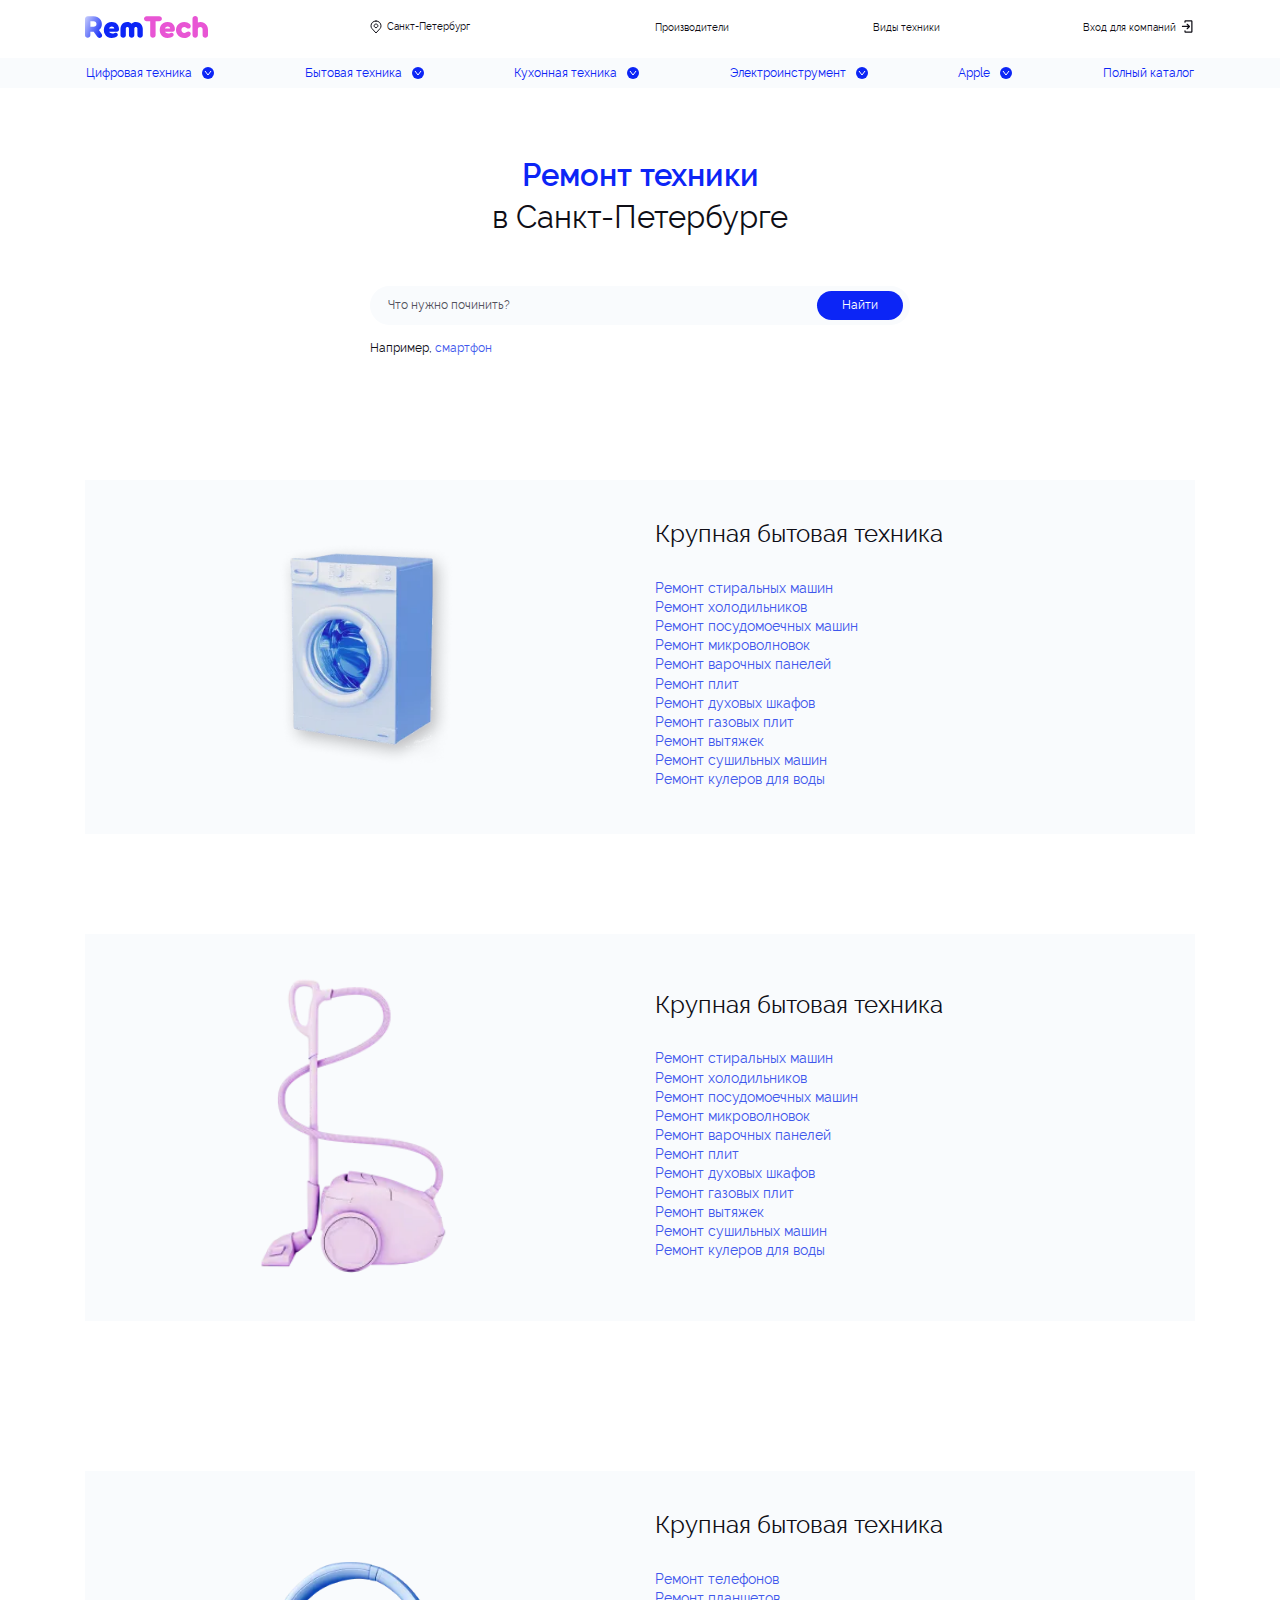
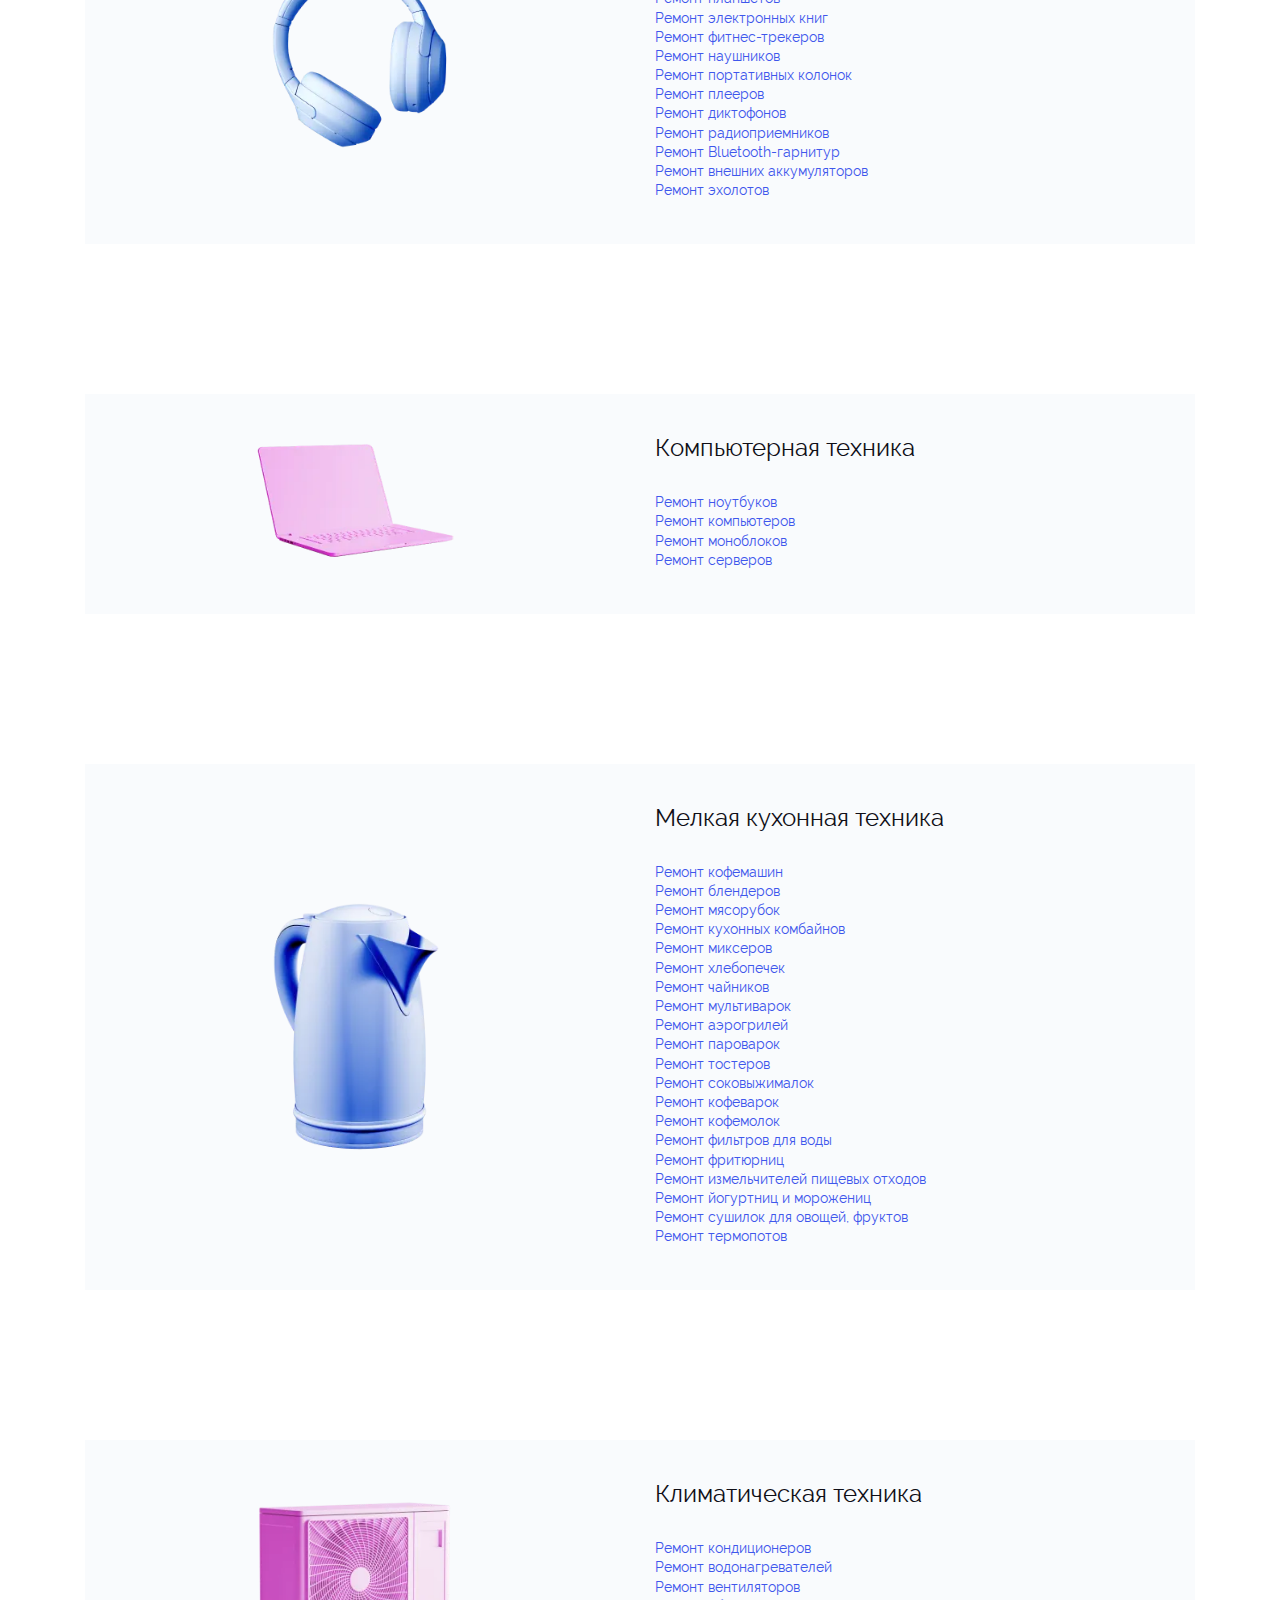
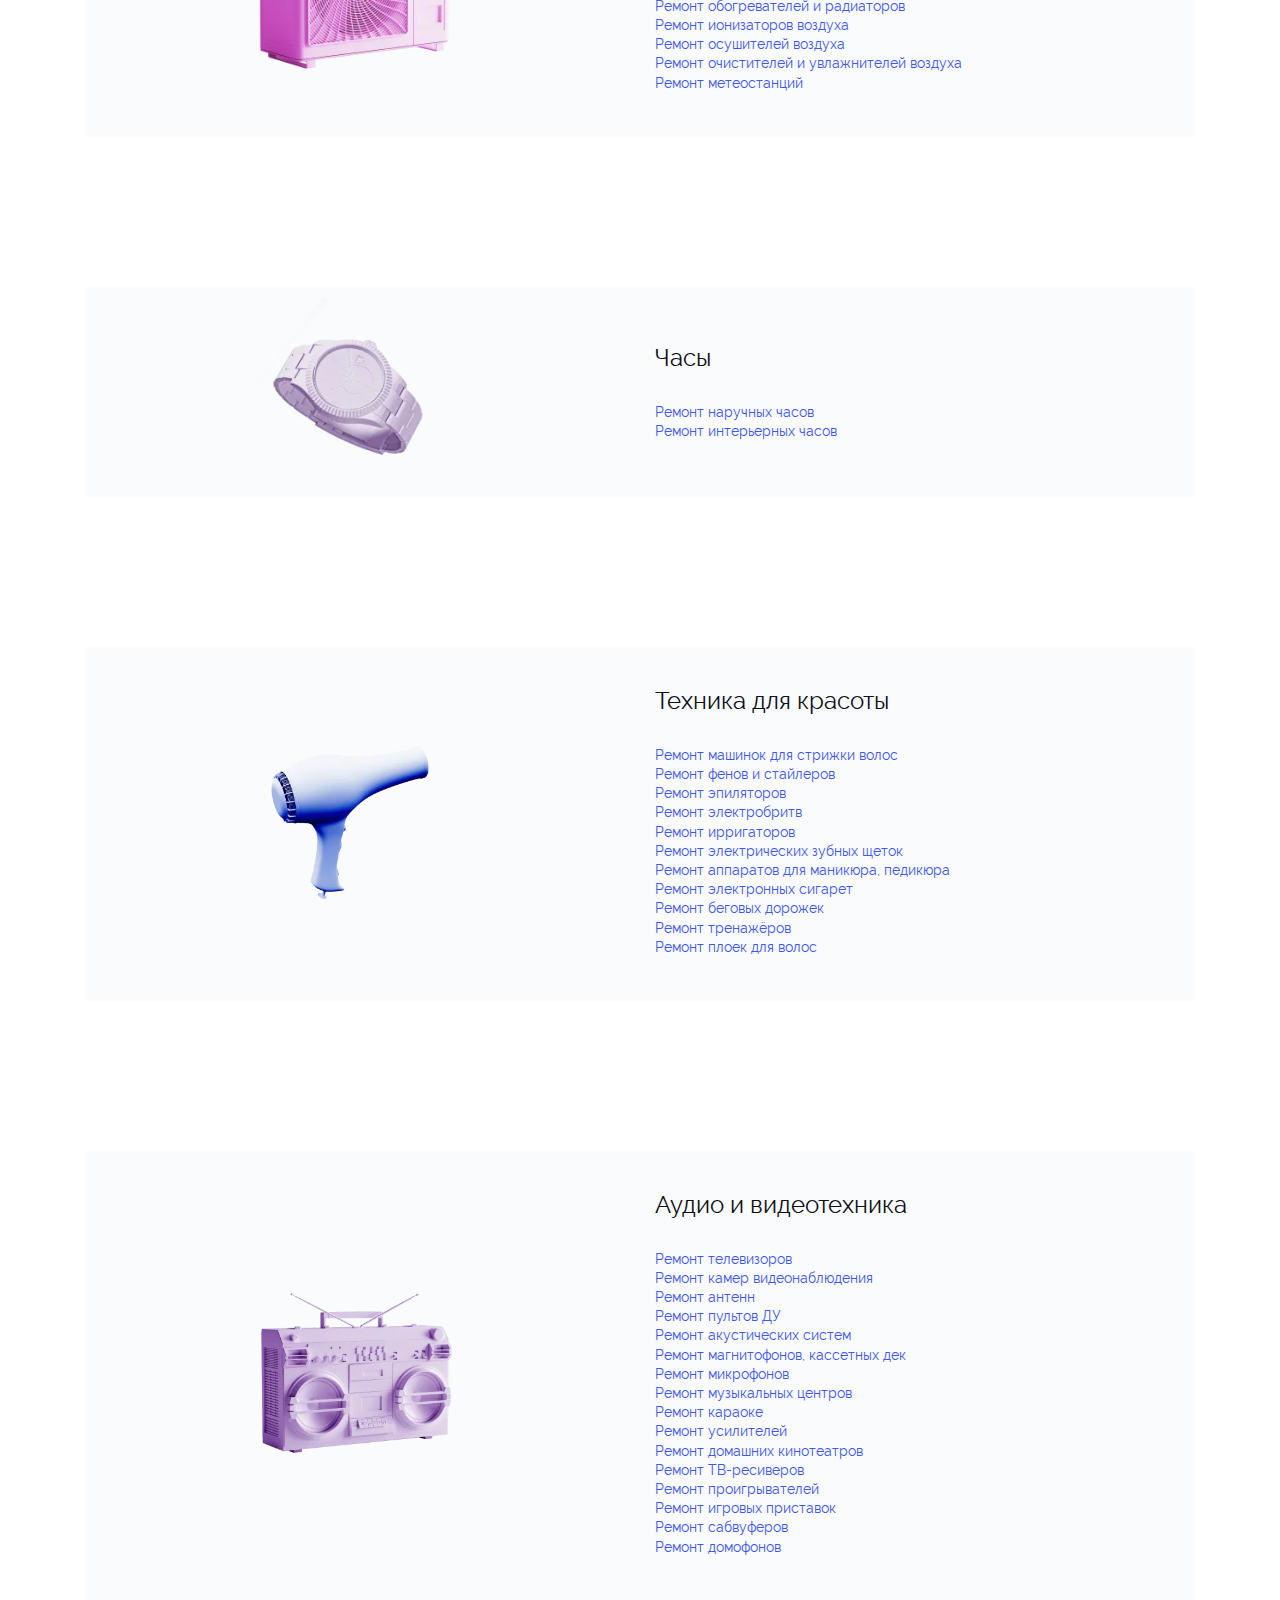
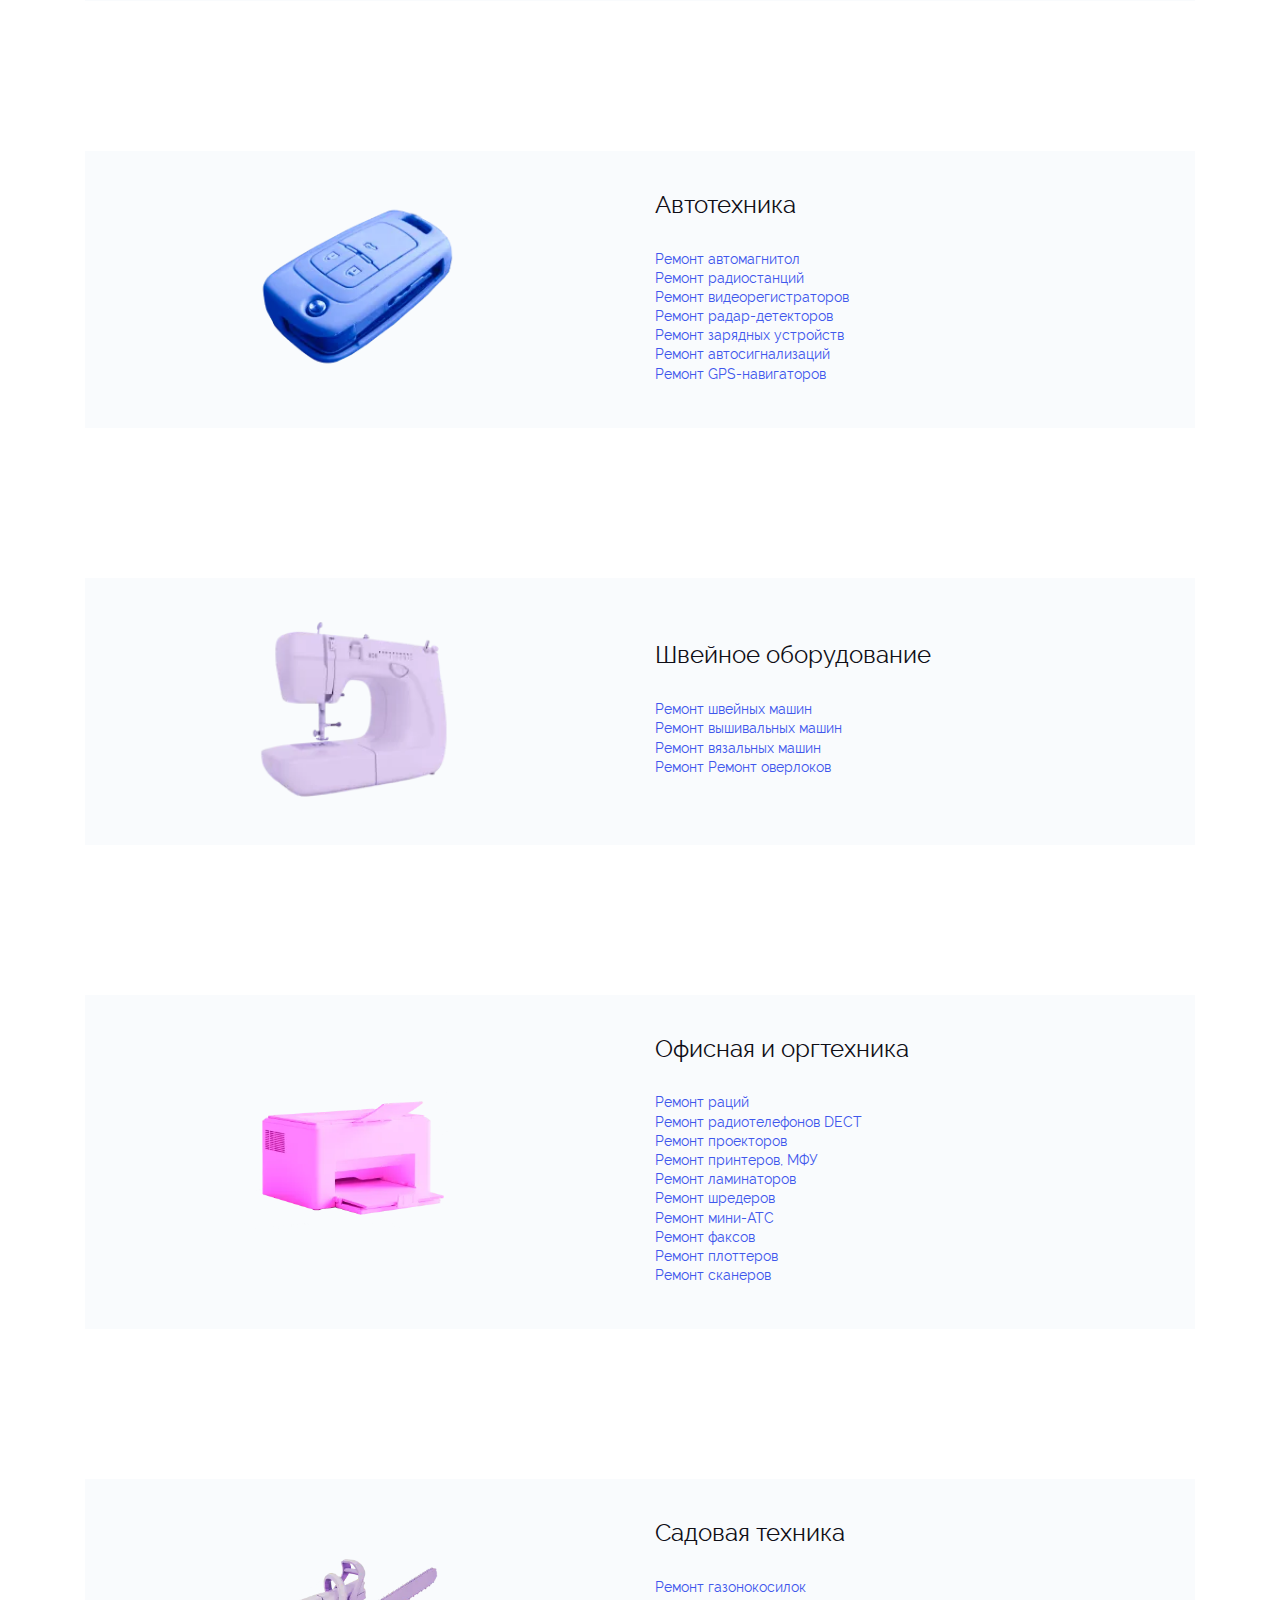
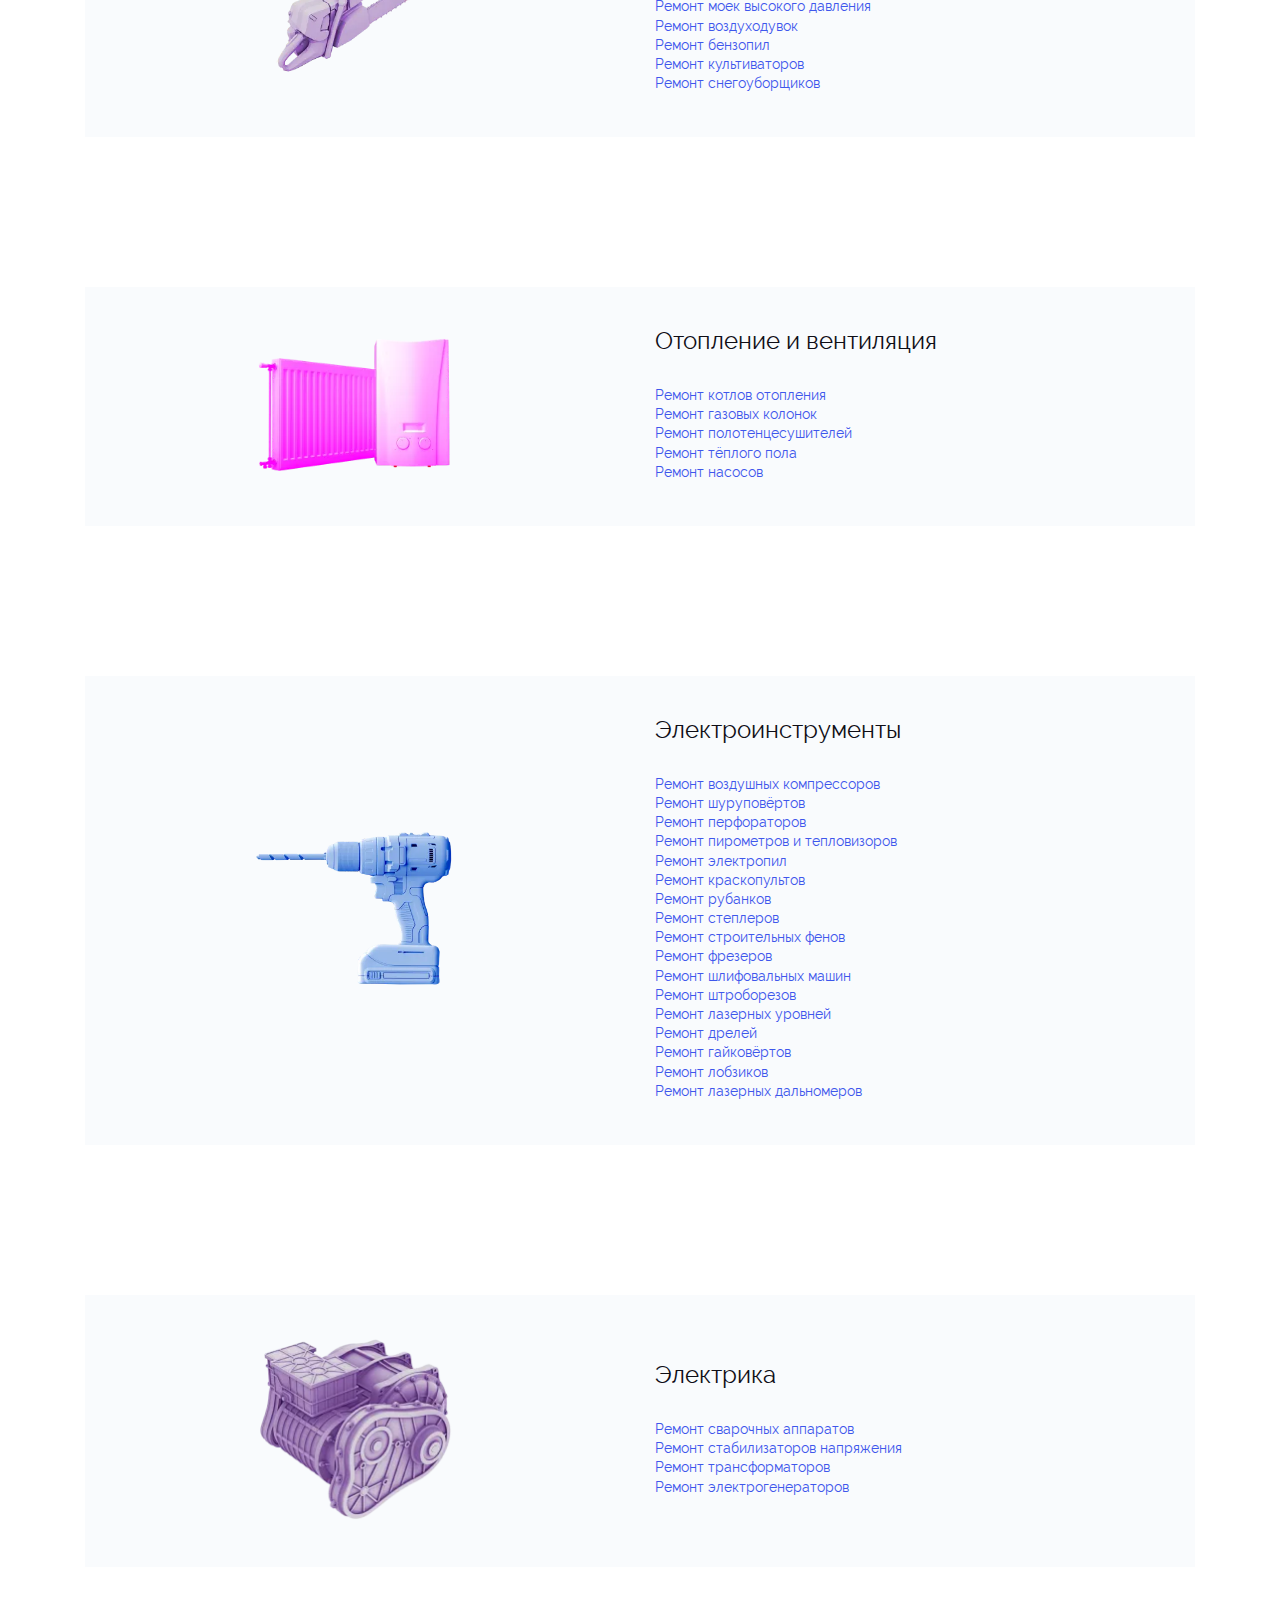
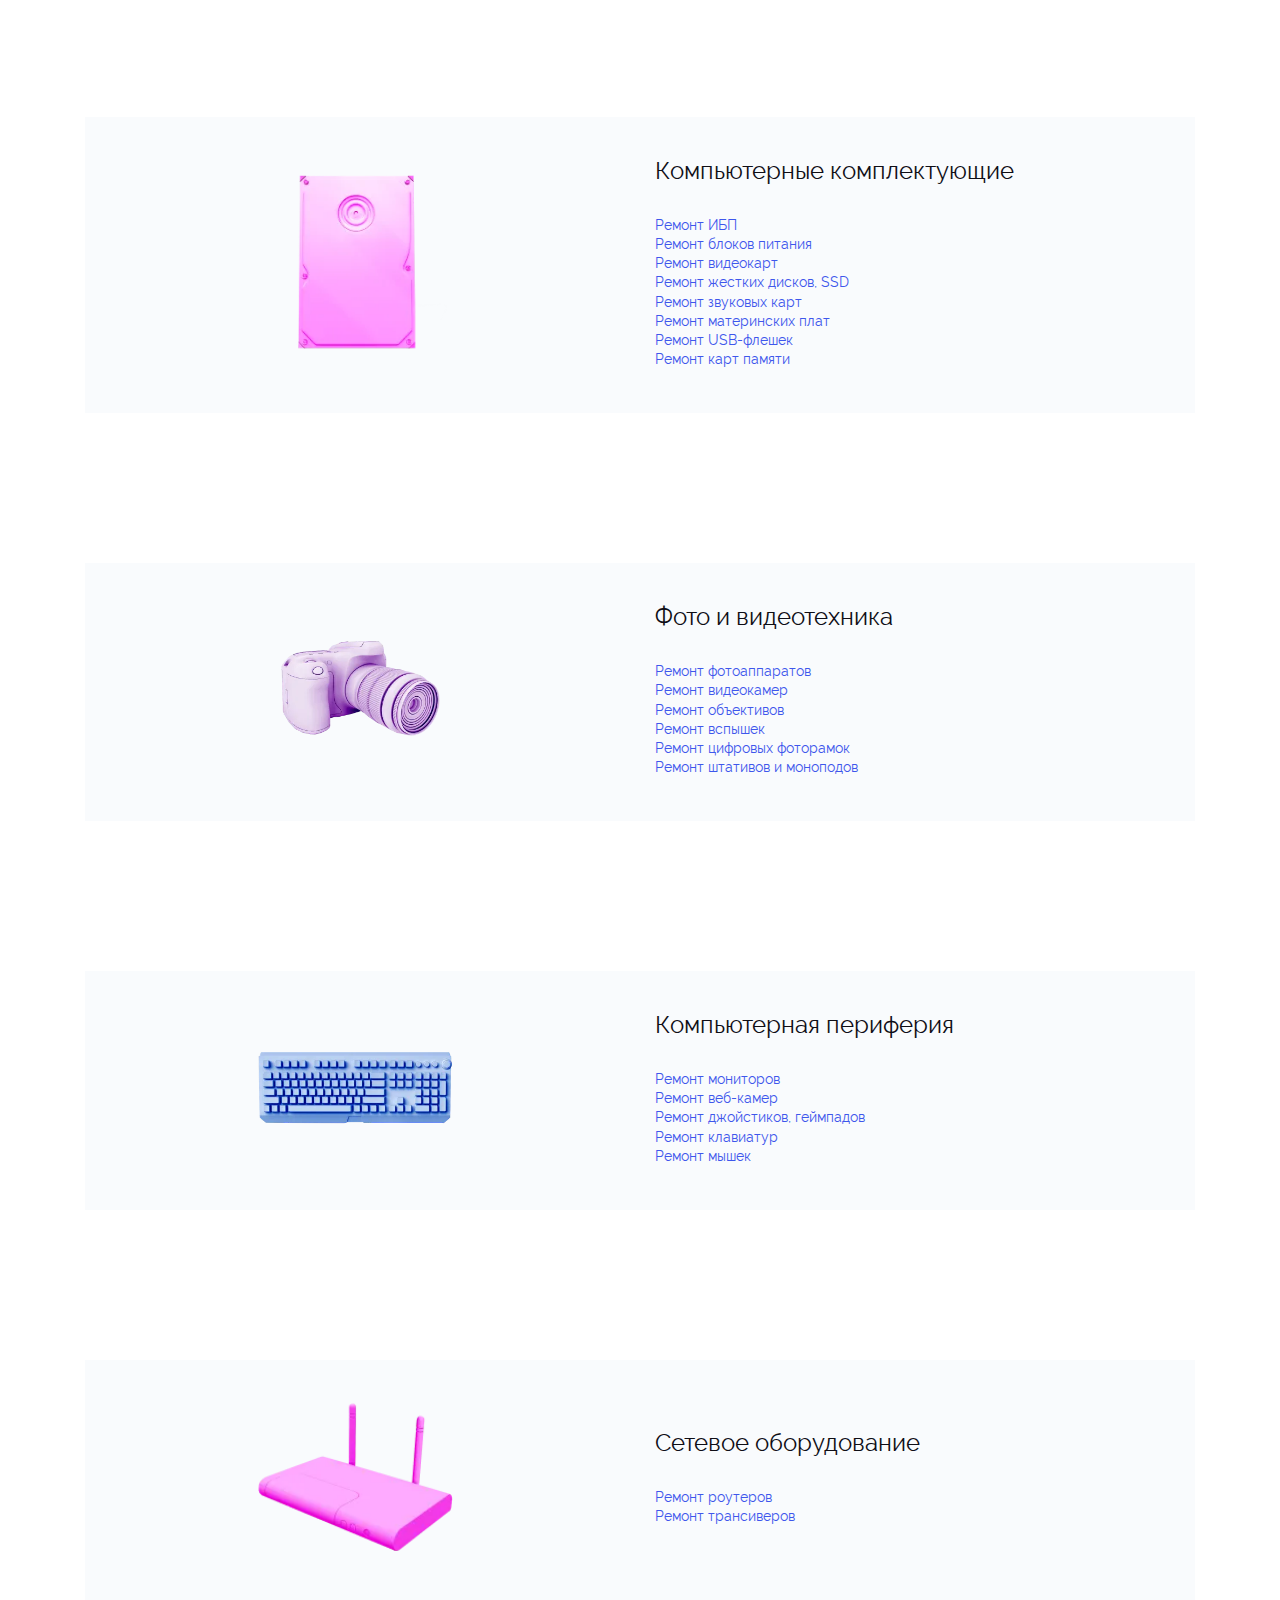
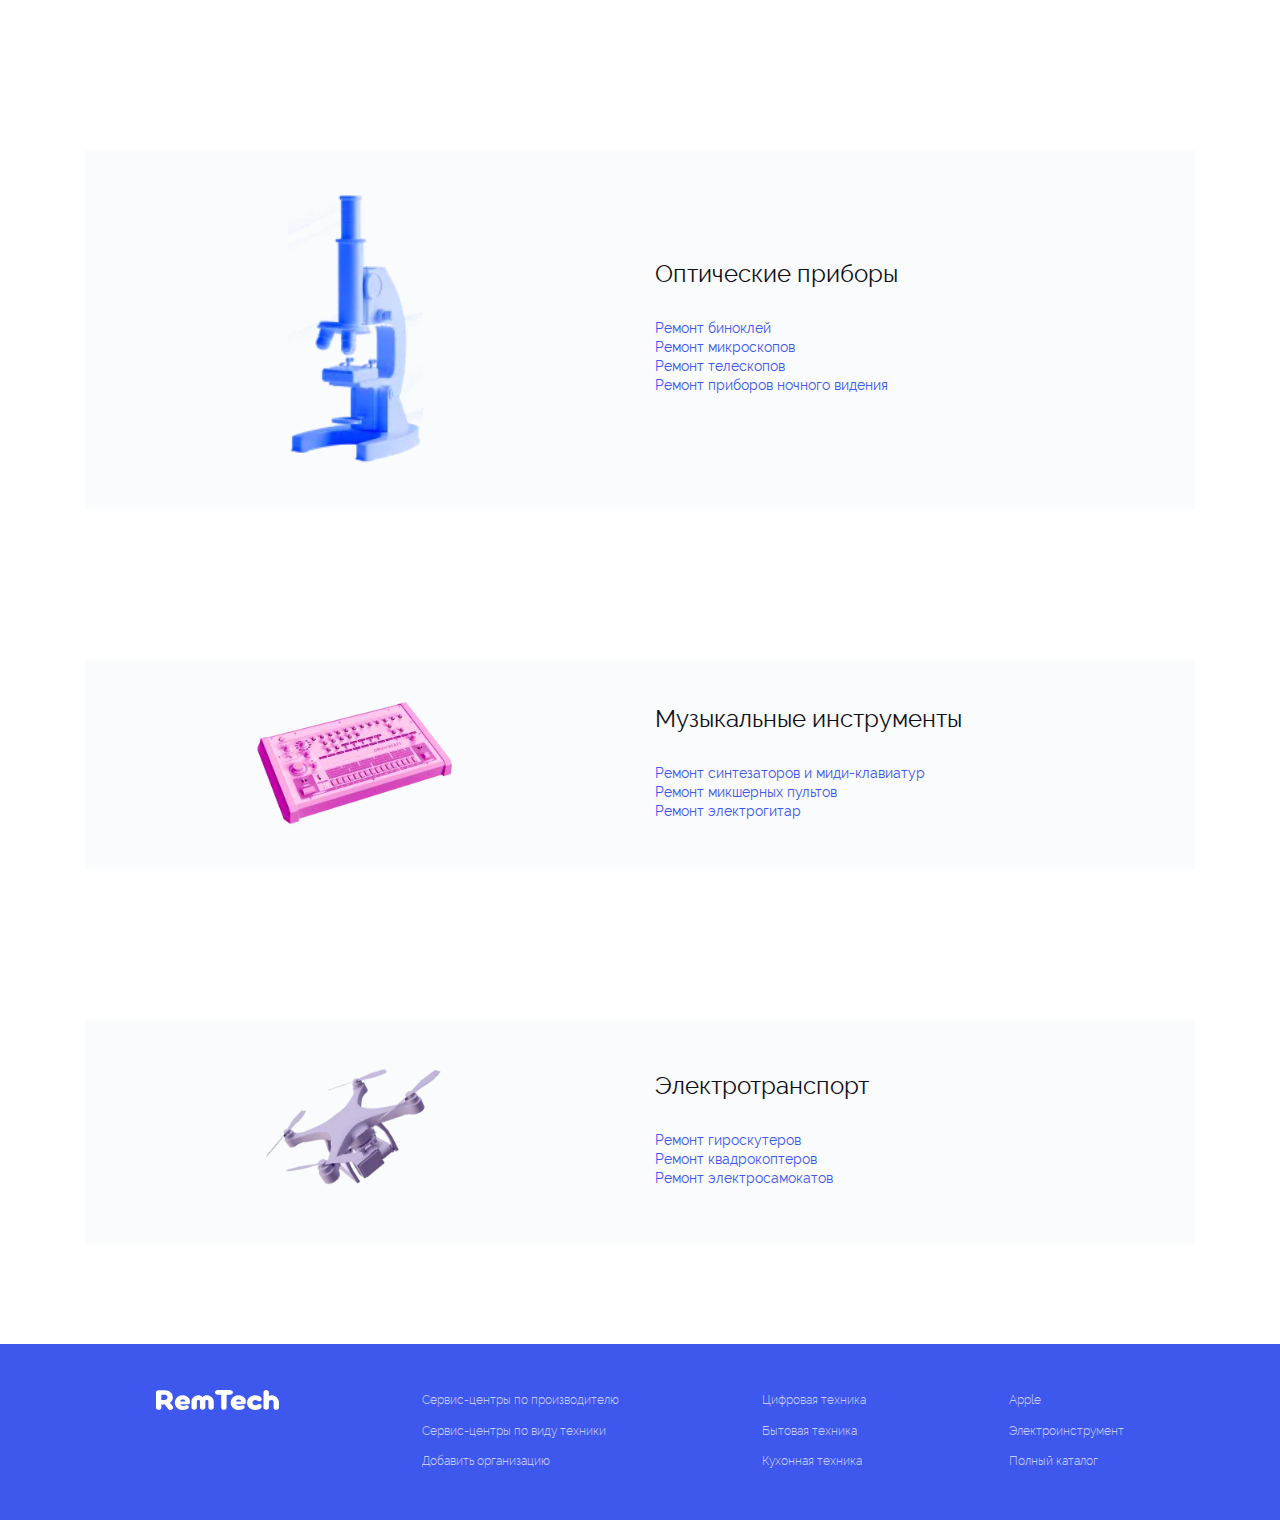
<file: pages/types.html>
<!doctype html>
<html lang="ru">
<head>
    <meta charset="UTF-8">
    <meta name="viewport" content="width=device-width, initial-scale=1.0">
    <meta http-equiv="X-UA-Compatible" content="ie=edge">
    <title>Document</title>
    <link rel="stylesheet" href="../style/css/style.css">
</head>
<body class="overf">
<header class="header pt-3 pb-3">
    <div class="container">
        <div class="header__wr row align-items-center">
            <div class="col-5 col-md-3">
                <a href="#" class="logo">
                    <img src="../img/logo/logo.svg" alt="logo" class="logo__img">
                </a>
            </div>
            <div class="col-7 col-md-3 d-flex justify-content-between">
                <a href="#" class="header__link d-flex align-items-center"><img src="../img/icons/header/geo.svg" alt="geo">Санкт-Петербург</a>
                <div class="hamburger">
                    <span></span>
                    <span></span>
                    <span></span>
                </div>
            </div>
            <div class="col-12 col-md-6 mt-3 mt-md-0">
                <nav class="header__nav">
                    <ul class="header__list d-flex justify-content-between">
                        <li><a href="../pages/brands.html" class="header__link">Производители</a></li>
                        <li><a href="../pages/types.html" class="header__link">Виды техники</a></li>
                        <li><a href="#" class="header__link">Вход для компаний</a><img src="../img/icons/header/sign.svg" alt="sign"></li>
                    </ul>
                </nav>
            </div>
        </div>
    </div>
    <nav class="nav-menu">
        <div class="container">
            <a href="#" class="logo d-md-none">
                <img src="../img/icons/nav-menu/logo_m-1.svg" alt="logo" class="logo__img">
                <img src="../img/icons/nav-menu/logo_m.svg" alt="logo" class="logo__img logo__tech">
            </a>
            <div class="row nav-menu__wr justify-content-between flex-wrap">
                <div class="col-auto">
                    <div class="dropdown">
                        <a class="nav-menu__click btn btn-secondary dropdown-toggle" href="#" role="button" data-bs-toggle="dropdown" aria-expanded="false">
                            Цифровая техника
                        </a>
                        <ul class="dropdown-menu nav-menu__list" aria-labelledby="dropdownMenuLink">
                            <li><a href="#" class="nav-menu__link">Ремонт ноутбуков</a></li>
                            <li><a href="#" class="nav-menu__link">Ремонт телефонов</a></li>
                            <li><a href="#" class="nav-menu__link">Ремонт планшетов</a></li>
                            <li><a href="#" class="nav-menu__link">Ремонт компьютеров</a></li>
                            <li><a href="#" class="nav-menu__link">Ремонт фотоаппаратов</a></li>
                            <li><a href="#" class="nav-menu__link">Ремонт моноблоков</a></li>
                            <li><a href="#" class="nav-menu__link">Ремонт проекторов</a></li>
                            <li><a href="#" class="nav-menu__link">Ремонт эл. книг</a></li>
                        </ul>
                    </div>
                </div>
                <div class="col-auto">
                    <div class="dropdown">
                        <a class="nav-menu__click btn btn-secondary dropdown-toggle" href="#" role="button" data-bs-toggle="dropdown" aria-expanded="false">
                            Бытовая техника
                        </a>
                        <ul class="dropdown-menu nav-menu__list mt-0" aria-labelledby="dropdownMenuLink">
                            <li><a href="#" class="nav-menu__link">Ремонт утюгов</a></li>
                            <li><a href="#" class="nav-menu__link">Ремонт швейных машин</a></li>
                            <li><a href="#" class="nav-menu__link">Ремонт кофе-машин</a></li>
                            <li><a href="#" class="nav-menu__link">Ремонт водонагревателей</a></li>
                            <li><a href="#" class="nav-menu__link">Ремонт пылесосов</a></li>
                            <li><a href="#" class="nav-menu__link">Ремонт кондиционеров</a></li>
                        </ul>
                    </div>
                </div>
                <div class="col-auto">
                    <div class="dropdown">
                        <a class="nav-menu__click btn btn-secondary dropdown-toggle" href="#" role="button" data-bs-toggle="dropdown" aria-expanded="false">
                            Кухонная техника
                        </a>
                        <ul class="dropdown-menu nav-menu__list mt-0" aria-labelledby="dropdownMenuLink">
                            <li><a href="#" class="nav-menu__link">Ремонт стиральных машин</a></li>
                            <li><a href="#" class="nav-menu__link">Ремонт мультиварок</a></li>
                            <li><a href="#" class="nav-menu__link">Ремонт чайников</a></li>
                            <li><a href="#" class="nav-menu__link">Ремонт блендеров</a></li>
                            <li><a href="#" class="nav-menu__link">Ремонт холодильников</a></li>
                            <li><a href="#" class="nav-menu__link">Ремонт плит</a></li>
                            <li><a href="#" class="nav-menu__link">Ремонт посудомоечных машин</a></li>
                            <li><a href="#" class="nav-menu__link">Ремонт духовок</a></li>
                        </ul>
                    </div>
                </div>
                <div class="col-auto">
                    <div class="dropdown">
                        <a class="nav-menu__click btn btn-secondary dropdown-toggle" href="#" role="button" data-bs-toggle="dropdown" aria-expanded="false">
                            Электроинструмент
                        </a>
                        <ul class="dropdown-menu nav-menu__list mt-0" aria-labelledby="dropdownMenuLink">
                            <li><a href="#" class="nav-menu__link">Ремонт шуруповёртов</a></li>
                            <li><a href="#" class="nav-menu__link">Ремонт дрелей</a></li>
                            <li><a href="#" class="nav-menu__link">Ремонт перфораторов</a></li>
                            <li><a href="#" class="nav-menu__link">Ремонт лобзиков</a></li>
                            <li><a href="#" class="nav-menu__link">Ремонт электропил</a></li>
                            <li><a href="#" class="nav-menu__link">Ремонт сварочных аппаратов</a></li>
                        </ul>
                    </div>
                </div>
                <div class="col-auto">
                    <div class="dropdown">
                        <a class="nav-menu__click btn btn-secondary dropdown-toggle" href="#" role="button" data-bs-toggle="dropdown" aria-expanded="false">
                            Apple
                        </a>
                        <ul class="dropdown-menu nav-menu__list mt-0" aria-labelledby="dropdownMenuLink">
                            <li><a href="#" class="nav-menu__link">Ремонт iPhone</a></li>
                            <li><a href="#" class="nav-menu__link">Ремонт iPad</a></li>
                            <li><a href="#" class="nav-menu__link">Ремонт MacBook</a></li>
                        </ul>
                    </div>
                </div>
                <div class="col-auto d-none d-md-flex">
                    <div class="dropdown">
                        <a href="#" class="nav-menu__click nav-menu__click_af-n d-flex justify-content-center align-items-center">Полный каталог</a>
                    </div>
                </div>
            </div>
        </div>
    </nav>
</header>
<main>
    <section class="search">
        <div class="container">
            <h1 class="title title_search">
                <span>Ремонт техники</span><br>
                в Санкт-Петербурге
            </h1>
            <form action="#" class="search-form mt-5">
                <input aria-label="" placeholder="Что нужно починить?" type="text">
                <button class="button button_small">Найти</button>
                <label class="mt-3">Например, <a class="link link_small" href="#">смартфон</a></label>
            </form>
        </div>
    </section>
    <section class="technical-xl technical-xl_pd">
        <div class="container">
            <div class="technical-xl__wrapper">
                <div class="row align-items-center">
                    <div class="col-12 col-sm-6">
                        <div class="d-flex justify-content-center">
                            <img src="../img/icons/technical/wash_machine-xl.webp" alt="wash_machine">
                        </div>
                    </div>
                    <div class="col-12 col-sm-6 mt-3 mt-sm-0 d-flex flex-column align-items-center d-sm-block">
                        <h2 class="title title_left">Крупная бытовая техника</h2>
                        <ul class="technical-xl__list">
                            <li><a href="#" class="link">Ремонт стиральных машин</a></li>
                            <li><a href="#" class="link">Ремонт холодильников</a></li>
                            <li><a href="#" class="link">Ремонт посудомоечных машин</a></li>
                            <li><a href="#" class="link">Ремонт микроволновок</a></li>
                            <li><a href="#" class="link">Ремонт варочных панелей</a></li>
                            <li><a href="#" class="link">Ремонт плит</a></li>
                            <li><a href="#" class="link">Ремонт духовых шкафов</a></li>
                            <li><a href="#" class="link">Ремонт газовых плит</a></li>
                            <li><a href="#" class="link">Ремонт вытяжек</a></li>
                            <li><a href="#" class="link">Ремонт сушильных машин</a></li>
                            <li><a href="#" class="link">Ремонт кулеров для воды</a></li>
                        </ul>
                    </div>
                </div>
            </div>
        </div>
    </section>
    <section class="technical-xl">
        <div class="container">
            <div class="technical-xl__wrapper">
                <div class="row align-items-center">
                    <div class="col-12 col-sm-6">
                        <div class="d-flex justify-content-center">
                            <img src="../img/icons/technical/v-cleaner-xl.webp" alt="v-cleaner">
                        </div>
                    </div>
                    <div class="col-12 col-sm-6 mt-3 mt-sm-0 d-flex flex-column align-items-center d-sm-block">
                        <h2 class="title title_left">Крупная бытовая техника</h2>
                        <ul class="technical-xl__list">
                            <li><a href="#" class="link">Ремонт стиральных машин</a></li>
                            <li><a href="#" class="link">Ремонт холодильников</a></li>
                            <li><a href="#" class="link">Ремонт посудомоечных машин</a></li>
                            <li><a href="#" class="link">Ремонт микроволновок</a></li>
                            <li><a href="#" class="link">Ремонт варочных панелей</a></li>
                            <li><a href="#" class="link">Ремонт плит</a></li>
                            <li><a href="#" class="link">Ремонт духовых шкафов</a></li>
                            <li><a href="#" class="link">Ремонт газовых плит</a></li>
                            <li><a href="#" class="link">Ремонт вытяжек</a></li>
                            <li><a href="#" class="link">Ремонт сушильных машин</a></li>
                            <li><a href="#" class="link">Ремонт кулеров для воды</a></li>
                        </ul>
                    </div>
                </div>
            </div>
        </div>
    </section>
    <section class="technical-xl">
        <div class="container">
            <div class="technical-xl__wrapper">
                <div class="row align-items-center">
                    <div class="col-12 col-sm-6">
                        <div class="d-flex justify-content-center">
                            <img src="../img/icons/technical/headphones-xl.webp" alt="headphones">
                        </div>
                    </div>
                    <div class="col-12 col-sm-6 mt-3 mt-sm-0 d-flex flex-column align-items-center d-sm-block">
                        <h2 class="title title_left">Крупная бытовая техника</h2>
                        <ul class="technical-xl__list">
                            <li><a href="#" class="link">Ремонт телефонов</a></li>
                            <li><a href="#" class="link">Ремонт планшетов</a></li>
                            <li><a href="#" class="link">Ремонт электронных книг</a></li>
                            <li><a href="#" class="link">Ремонт фитнес-трекеров</a></li>
                            <li><a href="#" class="link">Ремонт наушников</a></li>
                            <li><a href="#" class="link">Ремонт портативных колонок</a></li>
                            <li><a href="#" class="link">Ремонт плееров</a></li>
                            <li><a href="#" class="link">Ремонт диктофонов</a></li>
                            <li><a href="#" class="link">Ремонт радиоприемников</a></li>
                            <li><a href="#" class="link">Ремонт Bluetooth-гарнитур</a></li>
                            <li><a href="#" class="link">Ремонт внешних аккумуляторов</a></li>
                            <li><a href="#" class="link">Ремонт эхолотов</a></li>
                        </ul>
                    </div>
                </div>
            </div>
        </div>
    </section>
    <section class="technical-xl">
        <div class="container">
            <div class="technical-xl__wrapper">
                <div class="row align-items-center">
                    <div class="col-12 col-sm-6">
                        <div class="d-flex justify-content-center">
                            <img src="../img/icons/technical/notebook-xl.webp" alt="notebook">
                        </div>
                    </div>
                    <div class="col-12 col-sm-6 mt-3 mt-sm-0 d-flex flex-column align-items-center d-sm-block">
                        <h2 class="title title_left">Компьютерная техника</h2>
                        <ul class="technical-xl__list">
                            <li><a href="#" class="link">Ремонт ноутбуков</a></li>
                            <li><a href="#" class="link">Ремонт компьютеров</a></li>
                            <li><a href="#" class="link">Ремонт моноблоков</a></li>
                            <li><a href="#" class="link">Ремонт серверов</a></li>
                        </ul>
                    </div>
                </div>
            </div>
        </div>
    </section>
    <section class="technical-xl">
        <div class="container">
            <div class="technical-xl__wrapper">
                <div class="row align-items-center">
                    <div class="col-12 col-sm-6">
                        <div class="d-flex justify-content-center">
                            <img src="../img/icons/technical/kettle-xl.webp" alt="kettle">
                        </div>
                    </div>
                    <div class="col-12 col-sm-6 mt-3 mt-sm-0 d-flex flex-column align-items-center d-sm-block">
                        <h2 class="title title_left">Мелкая кухонная техника</h2>
                        <ul class="technical-xl__list">
                            <li><a href="#" class="link">Ремонт кофемашин</a></li>
                            <li><a href="#" class="link">Ремонт блендеров</a></li>
                            <li><a href="#" class="link">Ремонт мясорубок</a></li>
                            <li><a href="#" class="link">Ремонт кухонных комбайнов</a></li>
                            <li><a href="#" class="link">Ремонт миксеров</a></li>
                            <li><a href="#" class="link">Ремонт хлебопечек</a></li>
                            <li><a href="#" class="link">Ремонт чайников</a></li>
                            <li><a href="#" class="link">Ремонт мультиварок</a></li>
                            <li><a href="#" class="link">Ремонт аэрогрилей</a></li>
                            <li><a href="#" class="link">Ремонт пароварок</a></li>
                            <li><a href="#" class="link">Ремонт тостеров</a></li>
                            <li><a href="#" class="link">Ремонт соковыжималок</a></li>
                            <li><a href="#" class="link">Ремонт кофеварок</a></li>
                            <li><a href="#" class="link">Ремонт кофемолок</a></li>
                            <li><a href="#" class="link">Ремонт фильтров для воды</a></li>
                            <li><a href="#" class="link">Ремонт фритюрниц</a></li>
                            <li><a href="#" class="link">Ремонт измельчителей пищевых отходов</a></li>
                            <li><a href="#" class="link">Ремонт йогуртниц и морожениц</a></li>
                            <li><a href="#" class="link">Ремонт сушилок для овощей, фруктов</a></li>
                            <li><a href="#" class="link">Ремонт термопотов</a></li>
                        </ul>
                    </div>
                </div>
            </div>
        </div>
    </section>
    <section class="technical-xl">
        <div class="container">
            <div class="technical-xl__wrapper">
                <div class="row align-items-center">
                    <div class="col-12 col-sm-6">
                        <div class="d-flex justify-content-center">
                            <img src="../img/icons/technical/cond-xl.webp" alt="cond">
                        </div>
                    </div>
                    <div class="col-12 col-sm-6 mt-3 mt-sm-0 d-flex flex-column align-items-center d-sm-block">
                        <h2 class="title title_left">Климатическая техника</h2>
                        <ul class="technical-xl__list">
                            <li><a href="#" class="link">Ремонт кондиционеров</a></li>
                            <li><a href="#" class="link">Ремонт водонагревателей</a></li>
                            <li><a href="#" class="link">Ремонт вентиляторов</a></li>
                            <li><a href="#" class="link">Ремонт обогревателей и радиаторов</a></li>
                            <li><a href="#" class="link">Ремонт ионизаторов воздуха</a></li>
                            <li><a href="#" class="link">Ремонт осушителей воздуха</a></li>
                            <li><a href="#" class="link">Ремонт очистителей и увлажнителей воздуха</a></li>
                            <li><a href="#" class="link">Ремонт метеостанций</a></li>
                        </ul>
                    </div>
                </div>
            </div>
        </div>
    </section>
    <section class="technical-xl">
        <div class="container">
            <div class="technical-xl__wrapper technical-xl__wrapper_pd-watch">
                <div class="row align-items-center">
                    <div class="col-12 col-sm-6">
                        <div class="d-flex justify-content-center">
                            <img src="../img/icons/technical/watch-xl.webp" alt="watch">
                        </div>
                    </div>
                    <div class="col-12 col-sm-6 mt-3 mt-sm-0 d-flex flex-column align-items-center d-sm-block">
                        <h2 class="title title_left">Часы</h2>
                        <ul class="technical-xl__list">
                            <li><a href="#" class="link">Ремонт наручных часов</a></li>
                            <li><a href="#" class="link">Ремонт интерьерных часов</a></li>
                        </ul>
                    </div>
                </div>
            </div>
        </div>
    </section>
    <section class="technical-xl">
        <div class="container">
            <div class="technical-xl__wrapper">
                <div class="row align-items-center">
                    <div class="col-12 col-sm-6">
                        <div class="d-flex justify-content-center">
                            <img src="../img/icons/technical/dyer-xl.webp" alt="dyer">
                        </div>
                    </div>
                    <div class="col-12 col-sm-6 mt-3 mt-sm-0 d-flex flex-column align-items-center d-sm-block">
                        <h2 class="title title_left">Техника для красоты</h2>
                        <ul class="technical-xl__list">
                            <li><a href="#" class="link">Ремонт машинок для стрижки волос</a></li>
                            <li><a href="#" class="link">Ремонт фенов и стайлеров</a></li>
                            <li><a href="#" class="link">Ремонт эпиляторов</a></li>
                            <li><a href="#" class="link">Ремонт электробритв</a></li>
                            <li><a href="#" class="link">Ремонт ирригаторов</a></li>
                            <li><a href="#" class="link">Ремонт электрических зубных щеток</a></li>
                            <li><a href="#" class="link">Ремонт аппаратов для маникюра, педикюра</a></li>
                            <li><a href="#" class="link">Ремонт электронных сигарет</a></li>
                            <li><a href="#" class="link">Ремонт беговых дорожек</a></li>
                            <li><a href="#" class="link">Ремонт тренажёров</a></li>
                            <li><a href="#" class="link">Ремонт плоек для волос</a></li>
                        </ul>
                    </div>
                </div>
            </div>
        </div>
    </section>
    <section class="technical-xl">
        <div class="container">
            <div class="technical-xl__wrapper">
                <div class="row align-items-center">
                    <div class="col-12 col-sm-6">
                        <div class="d-flex justify-content-center">
                            <img src="../img/icons/technical/recorder-xl.webp" alt="recorder">
                        </div>
                    </div>
                    <div class="col-12 col-sm-6 mt-3 mt-sm-0 d-flex flex-column align-items-center d-sm-block">
                        <h2 class="title title_left">Аудио и видеотехника</h2>
                        <ul class="technical-xl__list">
                            <li><a href="#" class="link">Ремонт телевизоров</a></li>
                            <li><a href="#" class="link">Ремонт камер видеонаблюдения</a></li>
                            <li><a href="#" class="link">Ремонт антенн</a></li>
                            <li><a href="#" class="link">Ремонт пультов ДУ</a></li>
                            <li><a href="#" class="link">Ремонт акустических систем</a></li>
                            <li><a href="#" class="link">Ремонт магнитофонов, кассетных дек</a></li>
                            <li><a href="#" class="link">Ремонт микрофонов</a></li>
                            <li><a href="#" class="link">Ремонт музыкальных центров</a></li>
                            <li><a href="#" class="link">Ремонт караоке</a></li>
                            <li><a href="#" class="link">Ремонт усилителей</a></li>
                            <li><a href="#" class="link">Ремонт домашних кинотеатров</a></li>
                            <li><a href="#" class="link">Ремонт ТВ-ресиверов</a></li>
                            <li><a href="#" class="link">Ремонт проигрывателей</a></li>
                            <li><a href="#" class="link">Ремонт игровых приставок</a></li>
                            <li><a href="#" class="link">Ремонт сабвуферов</a></li>
                            <li><a href="#" class="link">Ремонт домофонов</a></li>
                        </ul>
                    </div>
                </div>
            </div>
        </div>
    </section>
    <section class="technical-xl">
        <div class="container">
            <div class="technical-xl__wrapper">
                <div class="row align-items-center">
                    <div class="col-12 col-sm-6">
                        <div class="d-flex justify-content-center">
                            <img src="../img/icons/technical/auto-key-xl.webp" alt="auto-key">
                        </div>
                    </div>
                    <div class="col-12 col-sm-6 mt-3 mt-sm-0 d-flex flex-column align-items-center d-sm-block">
                        <h2 class="title title_left">Автотехника</h2>
                        <ul class="technical-xl__list">
                            <li><a href="#" class="link">Ремонт автомагнитол</a></li>
                            <li><a href="#" class="link">Ремонт радиостанций</a></li>
                            <li><a href="#" class="link">Ремонт видеорегистраторов</a></li>
                            <li><a href="#" class="link">Ремонт радар-детекторов</a></li>
                            <li><a href="#" class="link">Ремонт зарядных устройств</a></li>
                            <li><a href="#" class="link">Ремонт автосигнализаций</a></li>
                            <li><a href="#" class="link">Ремонт GPS-навигаторов</a></li>
                        </ul>
                    </div>
                </div>
            </div>
        </div>
    </section>
    <section class="technical-xl">
        <div class="container">
            <div class="technical-xl__wrapper">
                <div class="row align-items-center">
                    <div class="col-12 col-sm-6">
                        <div class="d-flex justify-content-center">
                            <img src="../img/icons/technical/sw_machine-xl.webp" alt="sw-machine">
                        </div>
                    </div>
                    <div class="col-12 col-sm-6 mt-3 mt-sm-0 d-flex flex-column align-items-center d-sm-block">
                        <h2 class="title title_left">Швейное оборудование</h2>
                        <ul class="technical-xl__list">
                            <li><a href="#" class="link">Ремонт швейных машин</a></li>
                            <li><a href="#" class="link">Ремонт вышивальных машин</a></li>
                            <li><a href="#" class="link">Ремонт вязальных машин</a></li>
                            <li><a href="#" class="link">Ремонт Ремонт оверлоков</a></li>
                        </ul>
                    </div>
                </div>
            </div>
        </div>
    </section>
    <section class="technical-xl">
        <div class="container">
            <div class="technical-xl__wrapper">
                <div class="row align-items-center">
                    <div class="col-12 col-sm-6">
                        <div class="d-flex justify-content-center">
                            <img src="../img/icons/technical/printer-xl.webp" alt="printer">
                        </div>
                    </div>
                    <div class="col-12 col-sm-6 mt-3 mt-sm-0 d-flex flex-column align-items-center d-sm-block">
                        <h2 class="title title_left">Офисная и оргтехника</h2>
                        <ul class="technical-xl__list">
                            <li><a href="#" class="link">Ремонт раций</a></li>
                            <li><a href="#" class="link">Ремонт радиотелефонов DECT</a></li>
                            <li><a href="#" class="link">Ремонт проекторов</a></li>
                            <li><a href="#" class="link">Ремонт принтеров, МФУ</a></li>
                            <li><a href="#" class="link">Ремонт ламинаторов</a></li>
                            <li><a href="#" class="link">Ремонт шредеров</a></li>
                            <li><a href="#" class="link">Ремонт мини-АТС</a></li>
                            <li><a href="#" class="link">Ремонт факсов</a></li>
                            <li><a href="#" class="link">Ремонт плоттеров</a></li>
                            <li><a href="#" class="link">Ремонт сканеров</a></li>
                        </ul>
                    </div>
                </div>
            </div>
        </div>
    </section>
    <section class="technical-xl">
        <div class="container">
            <div class="technical-xl__wrapper">
                <div class="row align-items-center">
                    <div class="col-12 col-sm-6">
                        <div class="d-flex justify-content-center">
                            <img src="../img/icons/technical/garden-xl.webp" alt="garden">
                        </div>
                    </div>
                    <div class="col-12 col-sm-6 mt-3 mt-sm-0 d-flex flex-column align-items-center d-sm-block">
                        <h2 class="title title_left">Садовая техника</h2>
                        <ul class="technical-xl__list">
                            <li><a href="#" class="link">Ремонт газонокосилок</a></li>
                            <li><a href="#" class="link">Ремонт моек высокого давления</a></li>
                            <li><a href="#" class="link">Ремонт воздуходувок</a></li>
                            <li><a href="#" class="link">Ремонт бензопил</a></li>
                            <li><a href="#" class="link">Ремонт культиваторов</a></li>
                            <li><a href="#" class="link">Ремонт снегоуборщиков</a></li>
                        </ul>
                    </div>
                </div>
            </div>
        </div>
    </section>
    <section class="technical-xl">
        <div class="container">
            <div class="technical-xl__wrapper">
                <div class="row align-items-center">
                    <div class="col-12 col-sm-6">
                        <div class="d-flex justify-content-center">
                            <img src="../img/icons/technical/heating-xl.webp" alt="heating">
                        </div>
                    </div>
                    <div class="col-12 col-sm-6 mt-3 mt-sm-0 d-flex flex-column align-items-center d-sm-block">
                        <h2 class="title title_left">Отопление и вентиляция</h2>
                        <ul class="technical-xl__list">
                            <li><a href="#" class="link">Ремонт котлов отопления</a></li>
                            <li><a href="#" class="link">Ремонт газовых колонок</a></li>
                            <li><a href="#" class="link">Ремонт полотенцесушителей</a></li>
                            <li><a href="#" class="link">Ремонт тёплого пола</a></li>
                            <li><a href="#" class="link">Ремонт насосов</a></li>
                        </ul>
                    </div>
                </div>
            </div>
        </div>
    </section>
    <section class="technical-xl">
        <div class="container">
            <div class="technical-xl__wrapper">
                <div class="row align-items-center">
                    <div class="col-12 col-sm-6">
                        <div class="d-flex justify-content-center">
                            <img src="../img/icons/technical/tool-xl.webp" alt="tool">
                        </div>
                    </div>
                    <div class="col-12 col-sm-6 mt-3 mt-sm-0 d-flex flex-column align-items-center d-sm-block">
                        <h2 class="title title_left">Электроинструменты</h2>
                        <ul class="technical-xl__list">
                            <li><a href="#" class="link">Ремонт воздушных компрессоров</a></li>
                            <li><a href="#" class="link">Ремонт шуруповёртов</a></li>
                            <li><a href="#" class="link">Ремонт перфораторов</a></li>
                            <li><a href="#" class="link">Ремонт пирометров и тепловизоров</a></li>
                            <li><a href="#" class="link">Ремонт электропил</a></li>
                            <li><a href="#" class="link">Ремонт краскопультов</a></li>
                            <li><a href="#" class="link">Ремонт рубанков</a></li>
                            <li><a href="#" class="link">Ремонт степлеров</a></li>
                            <li><a href="#" class="link">Ремонт строительных фенов</a></li>
                            <li><a href="#" class="link">Ремонт фрезеров</a></li>
                            <li><a href="#" class="link">Ремонт шлифовальных машин</a></li>
                            <li><a href="#" class="link">Ремонт штроборезов</a></li>
                            <li><a href="#" class="link">Ремонт лазерных уровней</a></li>
                            <li><a href="#" class="link">Ремонт дрелей</a></li>
                            <li><a href="#" class="link">Ремонт гайковёртов</a></li>
                            <li><a href="#" class="link">Ремонт лобзиков</a></li>
                            <li><a href="#" class="link">Ремонт лазерных дальномеров</a></li>
                        </ul>
                    </div>
                </div>
            </div>
        </div>
    </section>
    <section class="technical-xl">
        <div class="container">
            <div class="technical-xl__wrapper">
                <div class="row align-items-center">
                    <div class="col-12 col-sm-6">
                        <div class="d-flex justify-content-center">
                            <img src="../img/icons/technical/generator-xl.webp" alt="generator">
                        </div>
                    </div>
                    <div class="col-12 col-sm-6 mt-3 mt-sm-0 d-flex flex-column align-items-center d-sm-block">
                        <h2 class="title title_left">Электрика</h2>
                        <ul class="technical-xl__list">
                            <li><a href="#" class="link">Ремонт сварочных аппаратов</a></li>
                            <li><a href="#" class="link">Ремонт стабилизаторов напряжения</a></li>
                            <li><a href="#" class="link">Ремонт трансформаторов</a></li>
                            <li><a href="#" class="link">Ремонт электрогенераторов</a></li>
                        </ul>
                    </div>
                </div>
            </div>
        </div>
    </section>
    <section class="technical-xl">
        <div class="container">
            <div class="technical-xl__wrapper">
                <div class="row align-items-center">
                    <div class="col-12 col-sm-6">
                        <div class="d-flex justify-content-center">
                            <img src="../img/icons/technical/hard-disk-xl.webp" alt="hard-disk">
                        </div>
                    </div>
                    <div class="col-12 col-sm-6 mt-3 mt-sm-0 d-flex flex-column align-items-center d-sm-block">
                        <h2 class="title title_left">Компьютерные комплектующие</h2>
                        <ul class="technical-xl__list">
                            <li><a href="#" class="link">Ремонт ИБП</a></li>
                            <li><a href="#" class="link">Ремонт блоков питания</a></li>
                            <li><a href="#" class="link">Ремонт видеокарт</a></li>
                            <li><a href="#" class="link">Ремонт жестких дисков, SSD</a></li>
                            <li><a href="#" class="link">Ремонт звуковых карт</a></li>
                            <li><a href="#" class="link">Ремонт материнских плат</a></li>
                            <li><a href="#" class="link">Ремонт USB-флешек</a></li>
                            <li><a href="#" class="link">Ремонт карт памяти</a></li>
                        </ul>
                    </div>
                </div>
            </div>
        </div>
    </section>
    <section class="technical-xl">
        <div class="container">
            <div class="technical-xl__wrapper">
                <div class="row align-items-center">
                    <div class="col-12 col-sm-6">
                        <div class="d-flex justify-content-center">
                            <img src="../img/icons/technical/photo-xl.webp" alt="photo">
                        </div>
                    </div>
                    <div class="col-12 col-sm-6 mt-3 mt-sm-0 d-flex flex-column align-items-center d-sm-block">
                        <h2 class="title title_left">Фото и видеотехника</h2>
                        <ul class="technical-xl__list">
                            <li><a href="#" class="link">Ремонт фотоаппаратов</a></li>
                            <li><a href="#" class="link">Ремонт видеокамер</a></li>
                            <li><a href="#" class="link">Ремонт объективов</a></li>
                            <li><a href="#" class="link">Ремонт вспышек</a></li>
                            <li><a href="#" class="link">Ремонт цифровых фоторамок</a></li>
                            <li><a href="#" class="link">Ремонт штативов и моноподов</a></li>
                        </ul>
                    </div>
                </div>
            </div>
        </div>
    </section>
    <section class="technical-xl">
        <div class="container">
            <div class="technical-xl__wrapper">
                <div class="row align-items-center">
                    <div class="col-12 col-sm-6">
                        <div class="d-flex justify-content-center">
                            <img src="../img/icons/technical/keyboard-xl.webp" alt="keyboard">
                        </div>
                    </div>
                    <div class="col-12 col-sm-6 mt-3 mt-sm-0 d-flex flex-column align-items-center d-sm-block">
                        <h2 class="title title_left">Компьютерная периферия</h2>
                        <ul class="technical-xl__list">
                            <li><a href="#" class="link">Ремонт мониторов</a></li>
                            <li><a href="#" class="link">Ремонт веб-камер</a></li>
                            <li><a href="#" class="link">Ремонт джойстиков, геймпадов</a></li>
                            <li><a href="#" class="link">Ремонт клавиатур</a></li>
                            <li><a href="#" class="link">Ремонт мышек</a></li>
                        </ul>
                    </div>
                </div>
            </div>
        </div>
    </section>
    <section class="technical-xl">
        <div class="container">
            <div class="technical-xl__wrapper">
                <div class="row align-items-center">
                    <div class="col-12 col-sm-6">
                        <div class="d-flex justify-content-center">
                            <img src="../img/icons/technical/router-xl.webp" alt="router">
                        </div>
                    </div>
                    <div class="col-12 col-sm-6 mt-3 mt-sm-0 d-flex flex-column align-items-center d-sm-block">
                        <h2 class="title title_left">Сетевое оборудование</h2>
                        <ul class="technical-xl__list">
                            <li><a href="#" class="link">Ремонт роутеров</a></li>
                            <li><a href="#" class="link">Ремонт трансиверов</a></li>
                        </ul>
                    </div>
                </div>
            </div>
        </div>
    </section>
    <section class="technical-xl">
        <div class="container">
            <div class="technical-xl__wrapper">
                <div class="row align-items-center">
                    <div class="col-12 col-sm-6">
                        <div class="d-flex justify-content-center">
                            <img class="w-25" src="../img/icons/technical/microscope-xl.webp" alt="microscope">
                        </div>
                    </div>
                    <div class="col-12 col-sm-6 mt-3 mt-sm-0 d-flex flex-column align-items-center d-sm-block">
                        <h2 class="title title_left">Оптические приборы</h2>
                        <ul class="technical-xl__list">
                            <li><a href="#" class="link">Ремонт биноклей</a></li>
                            <li><a href="#" class="link">Ремонт микроскопов</a></li>
                            <li><a href="#" class="link">Ремонт телескопов</a></li>
                            <li><a href="#" class="link">Ремонт приборов ночного видения</a></li>
                        </ul>
                    </div>
                </div>
            </div>
        </div>
    </section>
    <section class="technical-xl">
        <div class="container">
            <div class="technical-xl__wrapper">
                <div class="row align-items-center">
                    <div class="col-12 col-sm-6">
                        <div class="d-flex justify-content-center">
                            <img src="../img/icons/technical/mixer-xl.webp" alt="mixer">
                        </div>
                    </div>
                    <div class="col-12 col-sm-6 mt-3 mt-sm-0 d-flex flex-column align-items-center d-sm-block">
                        <h2 class="title title_left">Музыкальные инструменты</h2>
                        <ul class="technical-xl__list">
                            <li><a href="#" class="link">Ремонт синтезаторов и миди-клавиатур</a></li>
                            <li><a href="#" class="link">Ремонт микшерных пультов</a></li>
                            <li><a href="#" class="link">Ремонт электрогитар</a></li>
                        </ul>
                    </div>
                </div>
            </div>
        </div>
    </section>
    <section class="technical-xl">
        <div class="container">
            <div class="technical-xl__wrapper">
                <div class="row align-items-center">
                    <div class="col-12 col-sm-6">
                        <div class="d-flex justify-content-center">
                            <img src="../img/icons/technical/copter-xl.webp" alt="copter">
                        </div>
                    </div>
                    <div class="col-12 col-sm-6 mt-3 mt-sm-0 d-flex flex-column align-items-center d-sm-block">
                        <h2 class="title title_left">Электротранспорт</h2>
                        <ul class="technical-xl__list">
                            <li><a href="#" class="link">Ремонт гироскутеров</a></li>
                            <li><a href="#" class="link">Ремонт квадрокоптеров</a></li>
                            <li><a href="#" class="link">Ремонт электросамокатов</a></li>
                        </ul>
                    </div>
                </div>
            </div>
        </div>
    </section>
</main>
<footer class="footer">
    <div class="container">
        <div class="footer__wrapper">
            <div class="footer__list">
                <a href="#" class="footer__logo"><img src="../img/logo/footer-logo.svg" alt="footer-logo"></a>
            </div>
            <ul class="footer__list">
                <li><a href="#" class="footer__link">Сервис-центры по производителю</a></li>
                <li><a href="#" class="footer__link">Сервис-центры по виду техники</a></li>
                <li><a href="#" class="footer__link">Добавить организацию</a></li>
            </ul>
            <ul class="footer__list">
                <li><a href="#" class="footer__link">Цифровая техника</a></li>
                <li><a href="#" class="footer__link">Бытовая техника</a></li>
                <li><a href="#" class="footer__link">Кухонная техника</a></li>
            </ul>
            <ul class="footer__list">
                <li><a href="#" class="footer__link">Apple</a></li>
                <li><a href="#" class="footer__link">Электроинструмент</a></li>
                <li><a href="#" class="footer__link">Полный каталог</a></li>
            </ul>
        </div>
    </div>
</footer>
<script src="https://cdn.jsdelivr.net/npm/bootstrap@5.1.1/dist/js/bootstrap.bundle.min.js" integrity="sha384-/bQdsTh/da6pkI1MST/rWKFNjaCP5gBSY4sEBT38Q/9RBh9AH40zEOg7Hlq2THRZ" crossorigin="anonymous"></script>
<script src="../script/script.js"></script>
</body>
</html>
</file>
<file: style/css/style.css>
@import "./../libs/bootstrap.min.css";
@font-face {
  font-family: "Raleway";
  src: local("Raleway Thin"), local("Raleway-Thin"), url("../../fonts/raleway/ralewaythin.woff2") format("woff2"), url("../../fonts/raleway/ralewaythin.woff") format("woff"), url("../../fonts/raleway/ralewaythin.ttf") format("truetype");
  font-weight: 100;
  font-style: normal;
}
@font-face {
  font-family: "Raleway";
  src: local("Raleway Thin Italic"), local("Raleway-ThinItalic"), url("../../fonts/raleway/ralewaythinitalic.woff2") format("woff2"), url("../../fonts/raleway/ralewaythinitalic.woff") format("woff"), url("../../fonts/raleway/ralewaythinitalic.ttf") format("truetype");
  font-weight: 100;
  font-style: italic;
}
@font-face {
  font-family: "Raleway";
  src: local("Raleway ExtraLight"), local("Raleway-ExtraLight"), url("../../fonts/raleway/ralewayextralight.woff2") format("woff2"), url("../../fonts/raleway/ralewayextralight.woff") format("woff"), url("../../fonts/raleway/ralewayextralight.ttf") format("truetype");
  font-weight: 200;
  font-style: normal;
}
@font-face {
  font-family: "Raleway";
  src: local("Raleway ExtraLight Italic"), local("Raleway-ExtraLightItalic"), url("../../fonts/raleway/ralewayextralightitalic.woff2") format("woff2"), url("../../fonts/raleway/ralewayextralightitalic.woff") format("woff"), url("../../fonts/raleway/ralewayextralightitalic.ttf") format("truetype");
  font-weight: 200;
  font-style: italic;
}
@font-face {
  font-family: "Raleway";
  src: local("Raleway Light"), local("Raleway-Light"), url("../../fonts/raleway/ralewaylight.woff2") format("woff2"), url("../../fonts/raleway/ralewaylight.woff") format("woff"), url("../../fonts/raleway/ralewaylight.ttf") format("truetype");
  font-weight: 300;
  font-style: normal;
}
@font-face {
  font-family: "Raleway";
  src: local("Raleway Light Italic"), local("Raleway-LightItalic"), url("../../fonts/raleway/ralewaylightitalic.woff2") format("woff2"), url("../../fonts/raleway/ralewaylightitalic.woff") format("woff"), url("../../fonts/raleway/ralewaylightitalic.ttf") format("truetype");
  font-weight: 300;
  font-style: italic;
}
@font-face {
  font-family: "Raleway";
  src: local("Raleway Regular"), local("Raleway-Regular"), url("../../fonts/raleway/ralewayregular.woff2") format("woff2"), url("../../fonts/raleway/ralewayregular.woff") format("woff"), url("../../fonts/raleway/ralewayregular.ttf") format("truetype");
  font-weight: 400;
  font-style: normal;
}
@font-face {
  font-family: "Raleway";
  src: local("Raleway Italic"), local("Raleway-Italic"), url("../../fonts/raleway/ralewayitalic.woff2") format("woff2"), url("../../fonts/raleway/ralewayitalic.woff") format("woff"), url("../../fonts/raleway/ralewayitalic.ttf") format("truetype");
  font-weight: 400;
  font-style: italic;
}
@font-face {
  font-family: "Raleway";
  src: local("Raleway Medium"), local("Raleway-Medium"), url("../../fonts/raleway/ralewaymedium.woff2") format("woff2"), url("../../fonts/raleway/ralewaymedium.woff") format("woff"), url("../../fonts/raleway/ralewaymedium.ttf") format("truetype");
  font-weight: 500;
  font-style: normal;
}
@font-face {
  font-family: "Raleway";
  src: local("Raleway Medium Italic"), local("Raleway-MediumItalic"), url("../../fonts/raleway/ralewaymediumitalic.woff2") format("woff2"), url("../../fonts/raleway/ralewaymediumitalic.woff") format("woff"), url("../../fonts/raleway/ralewaymediumitalic.ttf") format("truetype");
  font-weight: 500;
  font-style: italic;
}
@font-face {
  font-family: "Raleway";
  src: local("Raleway SemiBold"), local("Raleway-SemiBold"), url("../../fonts/raleway/ralewaysemibold.woff2") format("woff2"), url("../../fonts/raleway/ralewaysemibold.woff") format("woff"), url("../../fonts/raleway/ralewaysemibold.ttf") format("truetype");
  font-weight: 600;
  font-style: normal;
}
@font-face {
  font-family: "Raleway";
  src: local("Raleway SemiBold Italic"), local("Raleway-SemiBoldItalic"), url("../../fonts/raleway/ralewaysemibolditalic.woff2") format("woff2"), url("../../fonts/raleway/ralewaysemibolditalic.woff") format("woff"), url("../../fonts/raleway/ralewaysemibolditalic.ttf") format("truetype");
  font-weight: 600;
  font-style: italic;
}
@font-face {
  font-family: "Raleway";
  src: local("Raleway Bold"), local("Raleway-Bold"), url("../../fonts/raleway/ralewaybold.woff2") format("woff2"), url("../../fonts/raleway/ralewaybold.woff") format("woff"), url("../../fonts/raleway/ralewaybold.ttf") format("truetype");
  font-weight: 700;
  font-style: normal;
}
@font-face {
  font-family: "Raleway";
  src: local("Raleway Bold Italic"), local("Raleway-BoldItalic"), url("../../fonts/raleway/ralewaybolditalic.woff2") format("woff2"), url("../../fonts/raleway/ralewaybolditalic.woff") format("woff"), url("../../fonts/raleway/ralewaybolditalic.ttf") format("truetype");
  font-weight: 700;
  font-style: italic;
}
@font-face {
  font-family: "Raleway";
  src: local("Raleway ExtraBold"), local("Raleway-ExtraBold"), url("../../fonts/raleway/ralewayextrabold.woff2") format("woff2"), url("../../fonts/raleway/ralewayextrabold.woff") format("woff"), url("../../fonts/raleway/ralewayextrabold.ttf") format("truetype");
  font-weight: 800;
  font-style: normal;
}
@font-face {
  font-family: "Raleway";
  src: local("Raleway ExtraBold Italic"), local("Raleway-ExtraBoldItalic"), url("../../fonts/raleway/ralewayextrabolditalic.woff2") format("woff2"), url("../../fonts/raleway/ralewayextrabolditalic.woff") format("woff"), url("../../fonts/raleway/ralewayextrabolditalic.ttf") format("truetype");
  font-weight: 800;
  font-style: italic;
}
@font-face {
  font-family: "Raleway";
  src: local("Raleway Black"), local("Raleway-Black"), url("../../fonts/raleway/ralewayblack.woff2") format("woff2"), url("../../fonts/raleway/ralewayblack.woff") format("woff"), url("../../fonts/raleway/ralewayblack.ttf") format("truetype");
  font-weight: 900;
  font-style: normal;
}
@font-face {
  font-family: "Raleway";
  src: local("Raleway Black Italic"), local("Raleway-BlackItalic"), url("../../fonts/raleway/ralewayblackitalic.woff2") format("woff2"), url("../../fonts/raleway/ralewayblackitalic.woff") format("woff"), url("../../fonts/raleway/ralewayblackitalic.ttf") format("truetype");
  font-weight: 900;
  font-style: italic;
}
*, :after, :before {
  padding: 0;
  margin: 0;
  box-sizing: border-box;
}

html {
  height: 100%;
  min-width: 320px;
}

body {
  height: 100%;
  font-family: Raleway, sans-serif;
  line-height: 1.2;
  min-width: 320px;
}

.overf_active {
  overflow: hidden;
}

@media (max-width: 576px) {
  .container {
    padding: 0 15px;
  }
}
ul {
  list-style: none;
}

.header {
  position: relative;
}
.header__wr {
  position: relative;
}
.header .logo img {
  height: 22px;
}
.header__link {
  color: #0F0E16;
  font-size: 10px;
}
.header__nav {
  margin-bottom: 3px;
}
.header__nav li:not(:last-of-type) {
  margin-right: 45px;
}
.header img[alt=geo] {
  display: inline-block;
  margin-right: 5px;
}
.header img[alt=sign] {
  display: inline-block;
  margin-left: 4px;
}

@media (max-width: 991.8px) {
  .header__nav li:not(:last-of-type) {
    margin-right: 15px;
  }
}
@media (max-width: 767.8px) {
  .header__nav {
    margin-bottom: 0;
    width: 100%;
  }
  .header__nav li:not(:last-of-type) {
    margin-right: 5px;
  }
  .header__link {
    font-size: 9px;
  }
}
@media (max-width: 575.8px) {
  .header__nav li:not(:last-of-type) {
    margin-right: 0;
  }
  .header__list {
    width: 100%;
  }
}
.search {
  padding: 50px 0 35px 0;
}
.search .search-form {
  position: relative;
  max-width: 540px;
  margin: auto;
}
.search .search-form input {
  width: 100%;
  padding: 12px 93px 12px 18px;
  border: none;
  outline: none;
  background: #F9FBFD;
  color: #52515C;
  font-size: 12px;
  border-radius: 20px;
}
.search .search-form input::placeholder {
  color: #52515C;
  font-size: 12px;
}
.search .search-form label {
  font-size: 12px;
  color: #0F0E16;
}

@media (max-width: 575.8px) {
  .search {
    padding-top: 19px;
    padding-bottom: 0;
  }
  .search .search-form {
    max-width: 390px;
  }
}
.link {
  color: #3E57EC;
  font-size: 14px;
  transition: 0.3s;
}
.link_small {
  font-size: 12px;
}
.link_little {
  font-size: 10px;
}
.link_mini {
  font-size: 13px;
}
.link_large {
  font-size: 24px;
}
.link_margin {
  display: block;
  margin: 0 8px;
}
.link_mr:not(:last-of-type) {
  margin-right: 14px;
}
.link:hover {
  color: #c5a7e5;
  transition: 0.3s;
}

@media (max-width: 1200px) {
  .link_mr {
    font-size: 12px;
  }
  .link_mr:not(:last-of-type) {
    margin-right: 4px;
  }
}
@media (max-width: 991.8px) {
  .link_small {
    font-size: 11px;
  }
  .link_margin {
    margin: 0 4px;
  }
  .link:hover {
    color: #3E57EC;
  }
}
@media (max-width: 575.8px) {
  .link_margin {
    margin: 0 10px 6px 10px;
  }
}
.technical {
  padding: 33px 0 89px 0;
}
.technical__items {
  margin-bottom: 90px;
}
.technical .technical-item {
  background: #F9FBFD;
  padding: 15px;
  height: 100%;
}
.technical .technical-item__image {
  display: flex;
}
.technical .technical-item__image img {
  max-height: 130px;
  max-width: 100%;
  object-fit: contain;
  margin: auto;
}
.technical .technical-item__title {
  font-size: 24px;
  font-weight: 300;
}
.technical .technical-item__links {
  margin-top: 22px;
}

@media (max-width: 1080px) {
  .technical .technical-item__links {
    margin-top: 12px;
  }
  .technical .technical-item__title {
    font-size: 18px;
  }
}
@media (max-width: 991.8px) {
  .technical {
    padding: 0 0 53px 0;
  }
  .technical__items {
    margin-bottom: 45px;
  }
  .technical .technical-item__title {
    font-size: 14px;
  }
  .technical .technical-item__left {
    max-width: 330px;
  }
}
@media (max-width: 767.8px) {
  .technical .technical-item__left {
    display: flex;
    flex-direction: column;
    justify-content: center;
  }
}
.button {
  display: flex;
  justify-content: center;
  align-items: center;
  width: 86px;
  height: 29px;
  background: #0C25F6;
  color: #fff;
  border-radius: 20px;
  border: none;
  outline: none;
  font-size: 12px;
  cursor: pointer;
  transition: all 0.3s;
}
.button_small {
  position: absolute;
  top: 5px;
  right: 7px;
  z-index: 1;
}
.button_large {
  width: 258px;
  height: 41px;
  margin: 0 auto;
}
.button_middle {
  width: 122px;
  height: 29px;
  margin: 0 auto;
}
.button_form {
  width: 100%;
  height: 29px;
}
.button_form-cat {
  width: 151px;
  height: 29px;
  margin: 0 auto;
}
.button_map {
  width: 135px;
  height: 29px;
  position: absolute;
  top: 37px;
  right: 12px;
  border-radius: 10px;
}
.button_reg {
  width: 135px;
  height: 29px;
  margin: 66px auto 0 auto;
}
.button:hover {
  background: #3E57EC;
  transition: all 0.3s;
}

@media (max-width: 991.8px) {
  .button:hover {
    background: #0C25F6;
  }
}
@media (max-width: 767.8px) {
  .button_form {
    width: 180px;
    height: 29px;
    margin: 0 auto;
  }
  .button_reg {
    margin-top: 41px;
  }
}
.city-service {
  padding: 42px 0;
  background: url("../../img/bg/service/service.webp") center/cover no-repeat;
}
.city-service__item {
  color: #fff;
  font-size: 18px;
  font-weight: 300;
}
.city-service__item span {
  font-weight: 600;
}
.city-service__item:not(:last-of-type) {
  margin-bottom: 22px;
}

@media (max-width: 575.8px) {
  .city-service {
    font-size: 14px;
  }
}
.brands {
  padding: 95px 0;
}
.brands__items img {
  width: 158px;
  height: 111px;
}

@media (max-width: 1200px) {
  .brands__items img {
    width: 132px;
    height: 93px;
  }
}
@media (max-width: 991.8px) {
  .brands {
    padding: 65px 0 70px 0;
  }
  .brands__items img {
    width: 98px;
    height: 69px;
  }
}
@media (max-width: 767.8px) {
  .brands {
    padding: 53px 0 31px 0;
  }
  .brands__items img {
    width: 122px;
    height: 69px;
  }
}
@media (max-width: 575.8px) {
  .brands__items img {
    width: 109px;
    height: 69px;
  }
}
.title {
  color: #0F0E16;
  font-size: 24px;
  text-align: center;
  font-family: Raleway, sans-serif;
  font-weight: 400;
}
.title__firm {
  color: #c4c4c4;
}
.title_big {
  font-size: 31px;
  font-weight: 600;
}
.title_white {
  color: #fff;
}
.title_small {
  font-size: 18px;
}
.title_left {
  text-align: start;
}
.title_lf {
  text-align: start;
}
.title_bold {
  font-weight: 500;
}
.title_large {
  font-size: 36px;
  font-weight: 600;
}
.title_mini {
  color: #0C25F6;
  font-size: 14px;
  font-weight: 300;
}
.title_search {
  font-size: 31px;
  line-height: 42px;
}
.title_search span:first-child {
  color: #0C25F6;
  font-weight: 600;
}
.title_ml {
  margin-left: 15px;
}

@media (max-width: 1200px) {
  .title {
    font-size: 18px;
  }
  .title_search {
    font-size: 36px;
    line-height: 42px;
  }
  .title_large {
    font-size: 24px;
  }
}
@media (max-width: 767.8px) {
  .title_lf {
    font-size: 18px;
  }
}
@media (max-width: 575.8px) {
  .title_search {
    font-size: 24px;
    line-height: 30px;
  }
}
.about {
  padding: 37px 0 72px 0;
  background: url("../../img/bg/about/about.webp") center/cover no-repeat;
}
.about__text {
  font-size: 13px;
  color: #fff;
  font-weight: 300;
  margin-top: 13px;
  margin-bottom: 30px;
}
.about__list li {
  display: flex;
  font-size: 13px;
  color: #fff;
  font-weight: 300;
  margin: 5px 0;
}
.about__list li:before {
  content: "";
  display: flex;
  flex: 0 0 15px;
  background: url("../../img/icons/about-company/apply.svg") center/cover no-repeat;
  width: 15px;
  height: 15px;
  margin-right: 9px;
}
.about__li {
  font-size: 13px;
  color: #fff;
  font-weight: 300;
  margin: 5px 0;
}
.about__li_m {
  display: block;
  margin-top: 13px;
  margin-bottom: 13px;
}

@media (max-width: 1080px) {
  .about__text {
    font-size: 12px;
  }
  .about__li {
    font-size: 12px;
  }
  .about__list li {
    font-size: 12px;
  }
}
.repair {
  padding: 70px 0 60px 0;
}
.repair__list li {
  margin-bottom: 5px;
}

@media (max-width: 1200px) {
  .repair__item h2 {
    font-size: 14px;
  }
  .repair__list li a {
    font-size: 12px;
  }
}
@media (max-width: 991.8px) {
  .repair {
    padding: 15px 0 30px 0;
  }
  .repair__list li {
    margin-bottom: 0px;
  }
  .repair__list li a {
    font-size: 10px;
  }
}
@media (max-width: 767.8px) {
  .repair > .container > .row > .col-6:nth-child(4n) {
    display: none;
  }
}
@media (max-width: 575.8px) {
  .repair > .container > .row > .col-6:nth-child(4n) {
    display: block;
  }
}
.places {
  padding: 42px 0 47px 0;
  background-image: linear-gradient(rgba(0, 0, 0, 0.8), rgba(0, 0, 0, 0.8)), url("../../img/bg/places/places.webp");
  background-repeat: no-repeat;
  background-position: center;
  background-size: cover;
}
.places__wr {
  margin-top: 79px;
}
.places__stations {
  display: flex;
  flex-direction: column;
}
.places__list {
  margin-top: 30px;
  margin-bottom: 38px;
  list-style: url("../../img/icons/places/dot.svg");
}
.places__list li {
  flex: 0 0 33.333%;
  margin-left: 20px;
  color: #fff;
  font-size: 12px;
  font-weight: 300;
}
.places__list li:not(:last-of-type) {
  margin-bottom: 15px;
}

@media (max-width: 1200px) {
  .places__list li {
    font-size: 11px;
  }
  .places__list li:not(:last-of-type) {
    margin-bottom: 10px;
  }
}
@media (max-width: 991.8px) {
  .places__list li {
    flex: 0 0 42.333%;
  }
}
@media (max-width: 767.8px) {
  .places__wr {
    margin-top: 45px;
  }
  .places__list li {
    flex: 0 0 30.333%;
  }
}
@media (max-width: 575.8px) {
  .places {
    padding: 38px 0;
  }
  .places__list li {
    flex: 0 0 39.333%;
  }
}
.review {
  padding: 89px 0 86px 0;
}
.review .review-item {
  background: #F9FBFD;
  padding: 13px;
  position: relative;
}
.review .review-item__top {
  align-items: center;
}
.review .review-item__img {
  width: 82px;
  height: 82px;
}
.review .review-item__name {
  margin-left: 15px;
  display: flex;
  flex-direction: column;
}
.review .review-item__number {
  color: #52515C;
  font-size: 11px;
}
.review .review-item__bottom {
  margin-top: 27px;
  color: #0F0E16;
  font-size: 11px;
}

@media (max-width: 1200px) {
  .review {
    padding: 61px 0 50px 0;
  }
  .review .review-item__bottom {
    margin-top: 20px;
    font-size: 10px;
  }
}
@media (max-width: 991.8px) {
  .review {
    padding: 53px 0 60px 0;
  }
}
@media (max-width: 767.8px) {
  .review .review-item__bottom {
    padding-left: 100px;
  }
  .review .review-item__img {
    position: relative;
    top: 35px;
    width: 82px;
    height: 82px;
  }
}
@media (max-width: 575.8px) {
  .review {
    padding: 40px 0 50px 0;
  }
}
.last-review {
  padding: 76px 0 70px 0;
  background: #F9FBFD;
}
.last-review__wr {
  margin-top: 57px;
}
.last-review .last-review-item {
  display: flex;
  flex-direction: column;
  height: 100%;
  background: #fff;
  border-radius: 5px;
  padding: 9px 6px 7px 6px;
  border-top: 5px solid #0C25F6;
}
.last-review .last-review-item__top {
  margin-bottom: 8px;
}
.last-review .last-review-item__title {
  color: #0F0E16;
  font-size: 12px;
  margin-bottom: 4px;
  display: block;
  font-weight: 500;
}
.last-review .last-review-item__date {
  color: #52515C;
  font-size: 11px;
}
.last-review .last-review-item__text {
  color: #0F0E16;
  font-size: 11px;
  margin: 9px 0;
}
.last-review .last-review-item img[alt=arrow] {
  margin-left: 13px;
}

@media (max-width: 1200px) {
  .last-review {
    padding: 56px 0 64px 0;
  }
  .last-review__wr > .row > .col-md-4:nth-child(3n) {
    display: none;
  }
  .last-review__wr > .row {
    justify-content: space-between;
  }
  .last-review .last-review-item__title {
    font-size: 10px;
  }
  .last-review .last-review-item__text {
    font-size: 10px;
  }
}
@media (max-width: 911.8px) {
  .last-review {
    padding-top: 40px;
  }
}
@media (max-width: 767.8px) {
  .last-review__wr {
    margin-top: 37px;
  }
  .last-review__wr > .row > .col-md-4:nth-child(4n) {
    display: none;
  }
}
.stars .stars-star {
  display: inline-block;
  height: 12px;
  width: 12px;
}
.stars .stars-star_black {
  cursor: pointer;
  width: 22px;
  height: 20px;
  background: url("../../img/icons/about-company/star_black.webp") center/cover no-repeat;
}
.stars .stars-star_full {
  background: url("../../img/icons/review/star.svg") center/cover no-repeat;
}
.stars .stars-star_half {
  background: url("../../img/icons/review/half-star.svg") center/cover no-repeat;
}
.stars .stars-star_empty {
  background: url("../../img/icons/review/empty-star.svg") center/cover no-repeat;
}
.stars_mb {
  margin-bottom: 10px;
}
.stars_mr-l {
  margin-left: 18px;
  margin-right: 4px;
}
.stars_l-mr {
  margin-left: 13px;
  margin-right: 18px;
}

.rating-area {
  display: flex;
  flex-direction: row-reverse;
  justify-content: center;
  overflow: hidden;
}

.rating-area:not(:checked) > input {
  display: none;
}

.rating-area:not(:checked) > label {
  padding: 0;
  margin-right: 1px;
  cursor: pointer;
  font-size: 32px;
  line-height: 32px;
  color: lightgrey;
  text-shadow: 1px 1px #bbb;
}

.rating-area:not(:checked) > label:before {
  content: "";
  display: block;
  width: 20px;
  height: 20px;
  background: url("../../img/icons/review/empty-star.svg") center/cover no-repeat;
}

.rating-area > input:checked ~ label {
  width: 20px;
  height: 20px;
  background: url("../../img/icons/review/star.svg") center/cover no-repeat;
}

.rating-area:not(:checked) > label:hover,
.rating-area:not(:checked) > label:hover ~ label {
  width: 20px;
  height: 20px;
  background: url("../../img/icons/review/star.svg") center/cover no-repeat;
}

.rating-area > input:checked + label:hover,
.rating-area > input:checked + label:hover ~ label,
.rating-area > input:checked ~ label:hover,
.rating-area > input:checked ~ label:hover ~ label,
.rating-area > label:hover ~ input:checked ~ label {
  width: 20px;
  height: 20px;
  background: url("../../img/icons/review/star.svg") center/cover no-repeat;
}

.rate-area > label:active {
  position: relative;
}

@media (max-width: 1080px) {
  .stars_mb {
    margin-bottom: 0;
  }
}
.grade {
  font-size: 18px;
  color: #c5a7e5;
}
.grade_mr {
  margin-right: 13px;
}

.footer {
  background: #3E57EC;
  padding: 45px 0 40px 0;
}
.footer__wrapper {
  display: flex;
  justify-content: space-around;
}
.footer__list li {
  margin-bottom: 11px;
}
.footer__link {
  font-size: 12px;
  color: #fff;
  opacity: 0.7;
  font-weight: 300;
  transition: 0.3s;
}
.footer__link:hover {
  opacity: 1;
  transition: 0.3s;
}

@media (max-width: 1200px) {
  .footer {
    padding: 23px 0;
  }
  .footer__link {
    font-size: 10px;
  }
}
@media (max-width: 991.8px) {
  .footer__link {
    opacity: 1;
  }
}
@media (max-width: 510px) {
  .footer__wrapper {
    flex-wrap: wrap;
  }
  .footer__list {
    display: flex;
    flex-direction: column;
    flex: 0 0 50%;
  }
  .footer__list:nth-child(1n) {
    order: 1;
  }
  .footer__list:nth-child(2n) {
    order: 2;
  }
}
.nav-menu {
  background: #F9FBFD;
  margin-top: 20px;
}
.nav-menu__click {
  display: flex;
  align-items: center;
  justify-content: center;
  color: #0C25F6;
  font-size: 12px;
  font-family: Raleway, sans-serif;
  cursor: pointer;
  background: #F9FBFD;
  transition: all 0.2s;
  border: none;
  outline: none;
  border-radius: 0;
  padding: 0;
  position: relative;
  z-index: 1;
  height: 28px;
  width: calc(100% - 2px);
  margin: 1px;
}
.nav-menu__click:hover {
  transition: all 0.2s;
  color: #c5a7e5;
}
.nav-menu__click.show {
  z-index: 3;
}
.nav-menu__click.show:after {
  transform: rotate(0deg);
  transition: 0.3s;
  background: #E855D4 url("../../img/icons/nav-menu/arrow.svg") center no-repeat;
}
.nav-menu__click.show:before {
  content: "";
  display: block;
  width: 12px;
  height: 12px;
  border-left: 1px solid #0C25F6;
  border-top: 1px solid #0C25F6;
  position: absolute;
  top: 24px;
  right: 0;
  transform: rotate(45deg);
  background: #F9FBFD;
}
.nav-menu__click:after {
  content: "";
  margin-left: 10px;
  display: flex;
  flex: 0 0 12px;
  width: 12px;
  height: 12px;
  border-radius: 50%;
  transform: rotate(180deg);
  transition: 0.3s;
  background: #0C25F6 url("../../img/icons/nav-menu/arrow.svg") center no-repeat;
}
.nav-menu__click_af-n:after {
  display: none;
}
.nav-menu__click img {
  width: 12px;
  height: 12px;
  border-radius: 50%;
  background: #0C25F6;
  object-fit: scale-down;
  margin-left: 5px;
}
.nav-menu__click:checked {
  border: 1px solid #3E57EC;
}
.nav-menu__list {
  position: relative;
  width: 100%;
  padding: 30px 15px 7px 16px;
  background: #F9FBFD;
  box-shadow: none;
  top: -1px !important;
  left: -15px !important;
  border: 1px solid #3E57EC;
  z-index: 2;
  transform: none !important;
}
.nav-menu__list.show:after {
  content: "";
  display: block;
  position: absolute;
  width: 100%;
  left: 0;
  top: 30px;
  height: 1px;
  background-color: #b2bdf7;
  z-index: 2;
}
.nav-menu__link {
  color: #52515C;
  font-size: 10px;
  padding: 7px 0;
  display: block;
  transition: all 0.2s;
}
.nav-menu__link:hover {
  transition: all 0.2s;
  color: #c5a7e5;
  background: #F9FBFD;
}

@media (max-width: 1200px) {
  .nav-menu__click:hover {
    color: #0C25F6;
  }
  .nav-menu__link:hover {
    color: #52515C;
  }
}
@media (max-width: 991.8px) {
  .nav-menu__click {
    font-size: 10px;
  }
  .nav-menu__click.show:before {
    right: -1px;
  }
  .nav-menu__click:after {
    margin-left: 4px;
    flex: 0 0 9px;
    width: 9px;
    height: 9px;
    background-size: 75%;
  }
  .nav-menu .dropdown-menu {
    min-width: 150px;
  }
  .nav-menu__link {
    padding: 6px 0;
  }
  .nav-menu__link:hover {
    color: #52515C;
    background: transparent;
  }
}
@media (max-width: 767.8px) {
  .nav-menu {
    position: fixed;
    top: -100%;
    left: 0;
    width: 100%;
    margin-top: 0;
    height: 100%;
    z-index: 5;
    transition: all 0.4s;
    overflow: auto;
  }
  .nav-menu .logo {
    padding-left: 16px;
  }
  .nav-menu .logo__tech {
    margin-left: -9px;
  }
  .nav-menu .container {
    margin-top: 21px;
    max-width: 100%;
    overflow: hidden;
    padding: 0;
  }
  .nav-menu__click {
    justify-content: space-between;
    font-size: 12px;
    padding: 0 16px;
  }
  .nav-menu__click.show {
    background: #fff;
  }
  .nav-menu__click:after {
    width: 12px;
    height: 12px;
    flex: 0 0 12px;
    background-position: center;
    background-size: 10px;
  }
  .nav-menu__click.show:after {
    border: 1px solid #3E57EC;
    width: 12px;
    height: 12px;
    flex: 0 0 12px;
    background: url("../../img/icons/nav-menu/arrow_b.svg") center/10px no-repeat;
  }
  .nav-menu__click.show:before {
    display: none;
  }
  .nav-menu__list {
    padding: 20px 0 20px 17px;
    top: 0 !important;
    left: 0 !important;
    margin-top: -1px !important;
    border: none;
  }
  .nav-menu__list.dropdown-menu {
    position: relative !important;
  }
  .nav-menu__list.show {
    background: #fff;
  }
  .nav-menu__list.show:after {
    display: none;
  }
  .nav-menu__wr {
    margin-top: 31px;
    flex-direction: column;
  }
  .nav-menu__link {
    font-size: 10px;
    color: #0C25F6;
  }
  .nav-menu_active {
    top: 0;
    transition: all 0.4s;
  }
}
.technical-xl {
  padding: 50px 0 100px 0;
}
.technical-xl__wrapper {
  padding: 40px 0 45px 0;
  background: #F9FBFD;
}
.technical-xl__wrapper_pd-wash {
  padding: 0 0 45px 0;
}
.technical-xl__wrapper_pd-watch {
  padding: 10px 0;
}
.technical-xl__wrapper img {
  max-width: 200px;
  width: 100%;
}
.technical-xl__list {
  margin-top: 29px;
}
.technical-xl_pd {
  padding: 89px 0 50px 0;
}

@media (max-width: 1200px) {
  .technical-xl {
    padding: 25px 0;
  }
}
@media (max-width: 765.8px) {
  .technical-xl__wrapper img {
    max-width: 150px;
  }
  .technical-xl__wrapper .title {
    font-size: 14px;
  }
  .technical-xl__list li .link {
    font-size: 12px;
  }
  .technical-xl__list {
    margin-top: 15px;
  }
}
.repair-places {
  padding: 33px 0 47px 0;
}
.repair-places__wrapper {
  margin-top: 45px;
}
.repair-places__text {
  color: #0F0E16;
  font-size: 12px;
}
.repair-places__ml {
  margin-left: 4px;
}
.repair-places__result {
  color: #0F0E16;
  font-size: 11px;
}
.repair-places__also {
  color: #0F0E16;
  font-size: 12px;
  margin-top: 28px;
}
.repair-places__about {
  margin-top: 131px;
  color: #0F0E16;
  font-size: 12px;
}
.repair-places__about img {
  width: 12px;
  height: 14px;
  margin-right: 7px;
}
.repair-places__about div:not(:last-of-type) {
  margin-bottom: 11px;
}
.repair-places__logo {
  width: 100%;
  object-fit: scale-down;
  max-height: 278px;
}

@media (max-width: 1200px) {
  .repair-places .title {
    font-size: 21px;
  }
  .repair-places__result {
    font-size: 10px;
  }
  .repair-places__about {
    font-size: 11px;
  }
}
@media (max-width: 991.8px) {
  .repair-places {
    padding-bottom: 0;
  }
  .repair-places__about {
    margin-top: 0;
  }
  .repair-places__about img {
    margin-right: 5px;
  }
}
@media (max-width: 767.8px) {
  .repair-places__about {
    margin-top: 30px;
  }
  .repair-places__logo {
    width: 145%;
  }
}
@media (max-width: 575.8px) {
  .repair-places {
    padding: 0;
  }
  .repair-places__wrapper {
    margin-top: 22px;
  }
  .repair-places .title {
    font-size: 18px;
  }
  .repair-places__logo {
    width: 30%;
  }
}
.category {
  padding: 39px 0 45px 0;
}
.category__brands {
  margin-left: 10px;
}
.category__info {
  color: #52515C;
  font-size: 11px;
  margin-top: 24px;
}
.category__info a {
  color: #52515C;
  font-size: 12px;
}
.category__info span {
  margin: 0 10px;
}
.category__item {
  padding: 14px 38px 13px 15px;
  background: #F9FBFD;
}
.category__item h2 {
  font-size: 13px;
}
.category .category-types__link {
  display: block;
  padding: 14px 15px;
  background: #F9FBFD;
  color: #52515C;
  font-size: 24px;
  font-family: Raleway, sans-serif;
  font-weight: 300;
  border-radius: 3px;
}
.category .category-types__link:not(:last-of-type) {
  margin-right: 16px;
}
.category__link {
  padding: 0;
  font-size: 14px;
  color: #0C25F6;
}
.category .category-buttons {
  display: flex;
}
.category .category-buttons__button {
  background: #F9FBFD;
  border-radius: 3px;
  color: #52515C;
  border: none;
  outline: none;
  display: flex;
  justify-content: center;
  align-items: center;
  font-size: 12px;
}
.category .category-buttons__button_rate {
  width: 121px;
  height: 37px;
  margin-right: 10px;
}
.category .category-buttons__button_review {
  width: 164px;
  height: 37px;
}
.category .category-buttons__button_active {
  background: #3E57EC;
  color: #fff;
}
.category .category-buttons_mt {
  margin-top: 112px;
}
.category__map {
  margin-top: 58px;
  border-top: 5px solid #0C25F6;
  border-radius: 5px;
  width: 100%;
  height: 288px;
  background: url("../../img/icons/category/map.webp") center/cover no-repeat;
}
.category__map img[alt=mark] {
  margin-bottom: 44px;
}
.category__aside-wr {
  margin-top: 30px;
}
.category__aside {
  margin-top: 65px;
}
.category__metro {
  margin-top: 55px;
}
.category__list {
  margin-top: 26px;
  padding-left: 15px;
  list-style: url("../../img/icons/places/dot.svg");
}
.category__list li {
  margin: 7px 0;
}
.category__tags {
  display: flex;
  flex-wrap: wrap;
  margin-bottom: 50px;
}
.category__tags li {
  margin-top: 11px;
}
.category__tags li:not(:last-of-type) {
  margin-right: 18px;
}
.category__tag {
  display: block;
  color: #52515C;
  padding: 15px;
  background: #F9FBFD;
  font-size: 12px;
  border-radius: 3px;
  transition: all 0.2s;
}
.category__tag:hover {
  transition: all 0.2s;
  background: #d9d9de;
}

@media (max-width: 1200px) {
  .category__tag:hover {
    background: #F9FBFD;
  }
}
@media (max-width: 991.8px) {
  .category .category-buttons_mt {
    margin-top: 100px;
  }
  .category__info {
    margin-top: 0;
  }
  .category__map {
    margin-top: 30px;
    height: 165px;
  }
  .category__map img[alt=mark] {
    margin-bottom: 24px;
  }
  .category__tags {
    margin-bottom: 24px;
  }
  .category__metro {
    margin-top: 24px;
  }
  .category__list {
    margin-top: 13px;
  }
  .category__item h2 {
    font-size: 11px;
  }
  .category__link {
    font-size: 12px;
  }
}
@media (max-width: 767.8px) {
  .category__aside-wr {
    margin-top: 0;
  }
  .category__aside {
    margin-top: 0;
  }
  .category__tags {
    margin-top: 30px;
  }
  .category__brands {
    margin-left: 15px;
  }
}
@media (max-width: 575.8px) {
  .category .category-buttons_mt {
    margin-top: 40px;
  }
  .category__link {
    font-size: 12px;
  }
}
.form-repair {
  border-top: 5px solid #0C25F6;
  border-radius: 5px;
  padding: 16px 23px 34px 24px;
  font-size: 12px;
  background: #F9FBFD;
}
.form-repair label {
  margin-bottom: 13px;
}
.form-repair input {
  width: 100%;
  height: 37px;
  border: none;
  outline: none;
  background: #fff;
  padding: 11px 35px 12px 6px;
}
.form-repair input::placeholder {
  color: #52515C;
  font-size: 12px;
}
.form-repair__rate input {
  width: 42px;
  padding: 15px 18px 19px 17px;
}

@media (max-width: 767.8px) {
  .form-repair {
    padding: 16px 15px 34px 15px;
  }
  .form-repair__rate {
    max-width: 250px;
  }
}
.company {
  padding-bottom: 120px;
}
.company__wr {
  padding: 22px 25px 33px 15px;
  background: #F9FBFD;
  border-top: 5px solid #c5a7e5;
  border-radius: 3px;
}
.company__wr_bg-w {
  background: #fff;
}
.company__wr_mb {
  margin-bottom: 69px;
}
.company__contact {
  margin-left: 15px;
}
.company__contact_large {
  margin-left: 40px;
}
.company__list_mb {
  margin-bottom: 65px;
}
.company__list li:not(:last-of-type) {
  margin-right: 10px;
}
.company__metro-map {
  margin-left: auto;
  margin-right: auto;
  width: 148px;
}
.company__link {
  border-radius: 3px;
  display: block;
  color: #fff;
  padding: 6px 11px;
  font-size: 12px;
  background: #c5a7e5;
  transition: 0.3s;
}
.company__link:hover {
  background: #9778b2;
  transition: 0.3s;
}
.company__places {
  margin-top: 25px;
  background: #fff;
  padding: 12px 29px 11px 15px;
}
.company__places_bg-d {
  background: #F9FBFD;
}
.company__master-list li {
  display: flex;
  font-size: 12px;
  color: #52515C;
}
.company__master-list li:not(:last-of-type) {
  margin-bottom: 16px;
}
.company__master-list li:before {
  content: "";
  display: flex;
  flex: 0 0 15px;
  background: url("../../img/icons/company/apply.svg") center/cover no-repeat;
  width: 15px;
  height: 15px;
  margin-right: 9px;
}
.company__contact-title {
  font-size: 14px;
  color: #52515C;
  font-weight: 300;
  margin-bottom: 27px;
}
.company__map {
  width: 100%;
  height: 125px;
}
.company__nearby {
  font-size: 10px;
  color: #0F0E16;
  margin-bottom: 12px;
}
.company__mark {
  display: flex;
  font-size: 11px;
  color: #0F0E16;
  margin-bottom: 2px;
}
.company__mark:before {
  content: "";
  display: flex;
  flex: 0 0 11px;
  background: url("../../img/icons/company/mark.svg") center/cover no-repeat;
  width: 11px;
  height: 13px;
  margin-right: 8px;
}
.company__time {
  margin-left: 20px;
  font-size: 10px;
  color: #52515C;
  margin-bottom: 12px;
}
.company__review {
  color: #C4C1C8;
  margin-top: 41px;
  background: #fff;
  padding: 14px;
}
.company__review p {
  margin: 0 0 0 41px;
  font-size: 12px;
}
.company__repairs {
  margin-top: 40px;
}
.company__repair {
  display: flex;
  color: #52515C;
  font-size: 11px;
}
.company__repair div {
  border-bottom: 1px dashed #52515C;
  flex-grow: 1;
  margin: 0 8px 0 15px;
}
.company__repair:not(:last-of-type) {
  margin-bottom: 29px;
}
.company__pages {
  display: flex;
  margin-top: 90px;
}
.company__pages li:not(:last-of-type) {
  margin-right: 14px;
}
.company__page-link {
  display: flex;
  justify-content: center;
  align-items: center;
  height: 32px;
  width: 32px;
  background: #F9FBFD;
  color: #C4C1C8;
  font-size: 12px;
  transition: all 0.2s;
}
.company__page-link:hover {
  background: #3E57EC;
  transition: all 0.2s;
  color: #fff;
}
.company__page-link_active {
  background: #3E57EC;
  color: #fff;
}

@media (max-width: 1200px) {
  .company__list li:not(:last-of-type) {
    margin-right: 8px;
    margin-bottom: 10px;
  }
}
@media (max-width: 991.8px) {
  .company {
    padding-bottom: 75px;
  }
  .company__link:hover {
    background: #c5a7e5;
  }
  .company__metro-wrapper {
    margin-top: 15px;
  }
  .company__pages {
    margin-top: 45px;
  }
  .company__page-link:hover {
    background: #F9FBFD;
    transition: 0.3s;
    color: #fff;
  }
  .company__master-list li {
    font-size: 10px;
  }
  .company__mark {
    font-size: 10px;
  }
}
@media (max-width: 767.8px) {
  .company {
    padding-bottom: 54px;
  }
  .company__pages {
    margin-top: 40px;
  }
  .company__list_mb {
    margin-bottom: 50px;
  }
  .company__review p {
    margin: 0 0 0 14px;
  }
  .company__rate {
    margin-left: 100px;
  }
  .company__rate .stars {
    margin: 0 13px;
  }
}
@media (max-width: 575.8px) {
  .company__list li {
    margin-top: 10px;
  }
  .company__list li:not(:last-of-type) {
    margin-right: 2px;
  }
  .company__page-link:not(:last-of-type) {
    margin-right: 17px;
  }
  .company__metro-map {
    width: 198px;
  }
}
.phone {
  color: #E855D4;
  font-size: 18px;
}
.phone_mt {
  margin-top: 14px;
}
.phone_border {
  border: 2px solid #E855D4;
  border-radius: 20px;
  width: 180px;
  height: 35px;
  display: flex;
  justify-content: center;
  align-items: center;
  font-size: 14px;
}
.phone_ml {
  margin-left: 39px;
}

@media (max-width: 991.8px) {
  .phone_ml {
    margin: 0 auto;
  }
}
@media (max-width: 575.8px) {
  .phone {
    font-size: 14px;
  }
}
.about-company {
  padding-bottom: 160px;
}
.about-company__nav {
  margin-top: 50px;
  margin-bottom: 37px;
}
.about-company__name-wr {
  max-width: 693px;
  width: 100%;
}
.about-company__img {
  width: 150px;
  margin-right: 30px;
}
.about-company__title {
  font-size: 13px;
  font-weight: 300;
}
.about-company__name {
  font-size: 36px;
  color: #3E57EC;
  font-weight: 300;
  margin: 27px 0 8px 0;
}
.about-company .accordion-body ul li {
  display: flex !important;
  justify-content: space-between;
}
.about-company .accordion-body ul li:not(:first-of-type) {
  padding-right: 15px;
}
.about-company__link {
  display: flex;
  justify-content: center;
  align-items: center;
  width: 100%;
  height: 30px;
  font-size: 12px;
  background: #F9FBFD;
  transition: all 0.3s;
  border-radius: 3px;
}
.about-company__link:hover {
  transition: all 0.3s;
  color: #c5a7e5;
  background: #EFF0F0;
}
.about-company__master-wr {
  background: #F9FBFD;
  padding: 25px 15px;
  margin: 18px 0 63px 0;
}
.about-company__founded li {
  color: #52515C;
  font-size: 12px;
}
.about-company__founded li span {
  font-weight: 700;
}
.about-company img[alt=map] {
  width: 100%;
}
.about-company__metro {
  margin-top: 27px;
  font-size: 12px;
  color: #0F0E16;
}
.about-company__metro span {
  display: flex;
}
.about-company__metro span:not(:last-of-type) {
  margin-right: 10px;
}
.about-company__metro span:before {
  content: "";
  display: flex;
  flex: 0 0 12px;
  background: url("../../img/icons/about-company/metro.svg") center/cover no-repeat;
  width: 12px;
  height: 12px;
  margin-right: 8px;
}
.about-company__time {
  margin-top: 28px;
  font-size: 12px;
  color: #0F0E16;
}
.about-company__operating {
  display: block;
  font-size: 12px;
  font-weight: 500;
  margin-right: 10px;
}
.about-company__accordion-wr {
  margin-top: 30px;
}
.about-company .about-company-accordion {
  margin-top: 88px;
}
.about-company .about-company-accordion__item {
  border: 2px solid #0C25F6;
}
.about-company .about-company-accordion__button {
  position: relative;
  padding: 20px 0 20px 79px;
  color: #3E57EC;
  background: #F9FBFD;
  font-size: 18px;
  font-family: Raleway, sans-serif;
  border-radius: 3px;
}
.about-company .about-company-accordion .accordion-button.collapsed:after {
  transform: rotate(0deg);
  transition: 0.3s;
}
.about-company .about-company-accordion .accordion-button:before {
  position: absolute;
  left: 20px;
  content: "";
  display: block;
  width: 33px;
  height: 1px;
  background: #0C25F6;
}
.about-company .about-company-accordion .accordion-button:after {
  left: 36px;
  position: absolute;
  content: "";
  display: block;
  width: 1px;
  height: 33px;
  background: #0C25F6;
  transform: rotate(-90deg);
  transition: 0.3s;
}
.about-company .about-company-accordion ul li {
  font-size: 14px;
  color: #52515C;
  margin-left: 70px;
  padding-bottom: 2px;
  margin-bottom: 20px;
  display: block;
}
.about-company .about-company-accordion ul li:first-of-type {
  font-weight: 500;
  padding: 7px 0 10px 70px;
  background: #F9FBFD;
  margin-left: 0;
}
.about-company .about-company-accordion ul li:not(:last-of-type) {
  border-bottom: 2px solid #F9FBFD;
}
.about-company__reviews {
  margin-top: 90px;
}
.about-company__reviews-wr {
  margin-left: 15px;
}
.about-company .about-company-review {
  border-top: 3px solid #c5a7e5;
  padding: 15px 35px 0 15px;
}
.about-company .about-company-review_mt {
  margin-top: 73px;
}
.about-company .about-company-review__rate {
  max-width: 315px;
}
.about-company .about-company-review__name span:first-of-type {
  font-size: 12px;
  font-weight: 500;
  color: #52515C;
}
.about-company .about-company-review__name span:last-of-type {
  font-size: 11px;
  font-weight: 300;
}
.about-company .about-company-review__rate-num {
  font-size: 11px;
  color: #52515C;
  margin-right: 5px;
}
.about-company .about-company-review p {
  margin: 0;
  color: #52515C;
  font-size: 12px;
}
.about-company .about-company-feedback {
  margin-top: 70px;
  margin-bottom: 140px;
}
.about-company .about-company-feedback__you-p {
  margin-right: 5px;
}
.about-company .about-company-feedback__form {
  margin-top: 20px;
  border-radius: 5px;
  border-top: 5px solid #0C25F6;
  padding: 21px 15px 24px 15px;
  background: #F9FBFD;
}
.about-company .about-company-feedback__form input {
  max-width: 350px;
  width: 100%;
  padding: 12px 15px;
  border: none;
  outline: none;
  border-radius: 3px;
}
.about-company .about-company-feedback__form input::placeholder {
  font-size: 12px;
  color: #52515C;
}
.about-company .about-company-feedback__you-p {
  font-size: 12px;
  color: #52515C;
}
.about-company .about-company-feedback textarea {
  margin-top: 33px;
  border: none;
  outline: none;
  resize: none;
  width: 100%;
  height: 80px;
  padding: 10px 16px;
  margin-bottom: 20px;
}
.about-company .about-company-feedback textarea::placeholder {
  font-size: 12px;
  color: #52515C;
}
.about-company__photos {
  margin-top: 78px;
}
.about-company__photo-link {
  font-size: 24px;
  height: 100%;
  min-height: 100%;
  background: url("../../img/icons/about-company/photo_6.webp") center/cover no-repeat;
}
.about-company .about-company-stock {
  height: 125px;
  padding: 10px 8px;
}
.about-company .about-company-stock_1 {
  background: url("../../img/icons/about-company/stock_1.webp") center/cover no-repeat;
}
.about-company .about-company-stock_2 {
  background: url("../../img/icons/about-company/stock_4.webp") center/cover no-repeat;
}
.about-company .about-company-stock_3 {
  background: url("../../img/icons/about-company/stock_3.webp") center/cover no-repeat;
}
.about-company .about-company-stock_4 {
  background: url("../../img/icons/about-company/stock_2.webp") center/cover no-repeat;
}
.about-company .about-company-stock_5 {
  background: url("../../img/icons/about-company/stock_3.webp") center/cover no-repeat;
}
.about-company .about-company-stock_6 {
  background: url("../../img/icons/about-company/stock_4.webp") center/cover no-repeat;
}
.about-company .about-company-stock__date {
  color: #E855D4;
  background: #fff;
  font-size: 12px;
  border-radius: 3px;
  width: 119px;
  height: 20px;
}
.about-company .about-company-stock__desc {
  color: #fff;
  font-size: 12px;
  font-family: Raleway, sans-serif;
  font-weight: 600;
}
.about-company__photos img {
  width: 100%;
}
.about-company .about-company-faq {
  margin-top: 105px;
}
.about-company .about-company-faq__title {
  font-size: 18px;
  color: #0F0E16;
  font-weight: 300;
}
.about-company .about-company-faq__text {
  font-size: 14px;
  font-weight: 300;
  color: #0F0E16;
  margin: 16px 0 40px 0;
}
.about-company .about-company-faq__text:last-of-type {
  margin-bottom: 0;
}
.about-company .about-company-social {
  margin-top: 105px;
}
.about-company .about-company-social__link {
  display: block;
}
.about-company .about-company-social__link:not(:last-of-type) {
  margin-right: 17px;
}

@media (max-width: 1200px) {
  .about-company .title {
    font-size: 24px;
  }
  .about-company__master-wr {
    margin-bottom: 50px;
  }
  .about-company .about-company-accordion {
    margin-top: 70px;
  }
  .about-company__reviews {
    margin-top: 50px;
  }
  .about-company__link:hover {
    color: #0C25F6;
    background: #F9FBFD;
  }
}
@media (max-width: 991.8px) {
  .about-company {
    padding-bottom: 110px;
  }
  .about-company__nav {
    margin-top: 24px;
  }
  .about-company .about-company-accordion {
    margin-top: 50px;
  }
  .about-company__name-wr {
    max-width: 100%;
  }
  .about-company .about-company-feedback__you-p {
    margin-right: 10px;
  }
  .about-company .about-company-feedback__form input {
    max-width: 200px;
  }
  .about-company__img {
    width: 117px;
    height: 122px;
  }
  .about-company__link:hover {
    color: #3E57EC;
  }
  .about-company__reviews-wr {
    margin-top: 50px;
  }
  .about-company .about-company-feedback {
    margin-top: 45px;
    margin-bottom: 0;
  }
  .about-company__photos {
    margin-top: 50px;
  }
  .about-company .about-company-faq {
    margin-top: 80px;
  }
}
@media (max-width: 767.8px) {
  .about-company {
    padding-bottom: 100px;
  }
  .about-company__nav {
    margin-top: 14px;
  }
  .about-company .about-company-feedback__rate {
    margin-left: 15px;
    max-width: 200px;
  }
  .about-company .about-company-feedback__form input {
    max-width: 100%;
  }
  .about-company__img {
    width: 90px;
    height: 94px;
  }
  .about-company .phone {
    margin-left: auto;
  }
  .about-company__name-wr {
    max-width: 320px;
  }
  .about-company__name {
    font-size: 24px;
  }
}
@media (max-width: 575.8px) {
  .about-company {
    padding-bottom: 45px;
  }
  .about-company__reviews-wr {
    margin-top: 50px;
  }
  .about-company .about-company-feedback {
    margin-top: 45px;
    margin-bottom: 0;
  }
  .about-company__photos {
    margin-top: 40px;
  }
  .about-company .about-company-social {
    margin-top: 40px;
  }
  .about-company .about-company-faq {
    margin-top: 45px;
  }
  .about-company .about-company-feedback__you-p {
    margin-right: 0;
  }
  .about-company .about-company-feedback__form input {
    max-width: 100%;
  }
}
.register-service {
  padding: 70px 0;
}
.register-service input {
  max-width: 100%;
  width: 100%;
  padding: 11px 15px;
  border: none;
  outline: none;
  background: #F9FBFD;
  border-radius: 10px;
  margin-left: -10px;
}
.register-service input::placeholder {
  font-size: 12px;
  color: #52515C;
}
.register-service__search {
  font-size: 18px;
  font-family: Raleway, sans-serif;
  margin-bottom: 10px;
  color: #0F0E16;
}
.register-service__text {
  margin-top: 8px;
  font-size: 10px;
  color: #0F0E16;
  margin-bottom: 0;
}
.register-service__a-wr {
  position: relative;
}
.register-service__a-wr input {
  padding-right: 150px;
}
.register-service__a-wr input::placeholder {
  color: #52515C;
  font-size: 12px;
}
.register-service__reg {
  font-size: 18px;
  color: #0F0E16;
  margin: 36px 0 10px 0;
}
.register-service__map {
  width: 100%;
  height: 324px;
}

@media (max-width: 1200px) {
  .register-service .title {
    font-size: 24px;
  }
}
@media (max-width: 991.8px) {
  .register-service__p-0 {
    padding-right: 0;
  }
}
@media (max-width: 767.8px) {
  .register-service__text:first-of-type {
    margin-bottom: 30px;
  }
  .register-service__text:last-of-type {
    margin-bottom: 50px;
  }
}
@media (max-width: 575.8px) {
  .register-service input {
    margin-left: 0;
  }
}
.service-center {
  padding: 67px 0 93px 0;
}
.service-center__line {
  margin-top: 93px;
}
.service-center__list li:not(:last-of-type) {
  margin-bottom: 11px;
}

@media (max-width: 1200px) {
  .service-center {
    padding-top: 58px;
  }
  .service-center__line {
    margin-top: 50px;
  }
}
@media (max-width: 575.8px) {
  .service-center {
    padding-top: 40px;
  }
  .service-center__line {
    margin-top: 40px;
  }
}
.service-brands {
  padding: 67px 0 100px 0;
}
.service-brands__links {
  margin-top: 42px;
}
.service-brands__link {
  width: 32px;
  height: 32px;
  display: flex;
  border: 1px solid #c5a7e5;
  background: #F9FBFD;
  justify-content: center;
  align-items: center;
  color: #C4C1C8;
  font-size: 12px;
  text-transform: uppercase;
}
.service-brands__link:not(:last-of-type) {
  margin-right: 5px;
}
.service-brands__link_large {
  width: 65px;
}
.service-brands__link_active {
  background: #6495F1;
  color: #fff;
}
.service-brands__item {
  height: 140px;
  background: #F9FBFD;
}
.service-brands__item a {
  font-size: 18px;
}
.service-brands__item span {
  font-size: 12px;
  color: #52515C;
}

@media (max-width: 1200px) {
  .service-brands__link {
    margin-top: 14px;
  }
}
@media (max-width: 991.8px) {
  .service-brands {
    padding-top: 55px;
  }
}
.modal-brands__header {
  position: relative;
  border-bottom: 1px solid #c5a7e5;
  padding: 10px 30px 10px 30px;
}
.modal-brands__title {
  font-size: 24px;
  color: #3E57EC;
  font-weight: 300;
}

.hamburger {
  padding: 0;
  width: 42px;
  height: 33px;
  cursor: pointer;
  background: #F9FBFD;
  justify-content: center;
  align-items: center;
  flex-direction: column;
  position: relative;
  z-index: 200;
  display: none;
}
.hamburger span {
  transition: 0.5s all;
  display: block;
  height: 2px;
  width: 61%;
  background: #c5a7e5;
}
.hamburger span:not(:last-of-type) {
  margin-bottom: 5px;
}
.hamburger_active {
  background: none;
}
.hamburger_active span:nth-child(1) {
  transform: rotate(-45deg);
  margin-bottom: -2px;
}
.hamburger_active span:nth-child(2) {
  transform: rotate(45deg);
  margin-bottom: -2px;
}
.hamburger_active span:nth-child(3) {
  transform: rotate(-45deg);
  display: none;
}

@media (max-width: 767.8px) {
  .hamburger {
    display: flex;
  }
  .hamburger_active {
    position: fixed;
    top: 14px;
    right: 2px;
  }
}

/*# sourceMappingURL=style.css.map */
</file>
